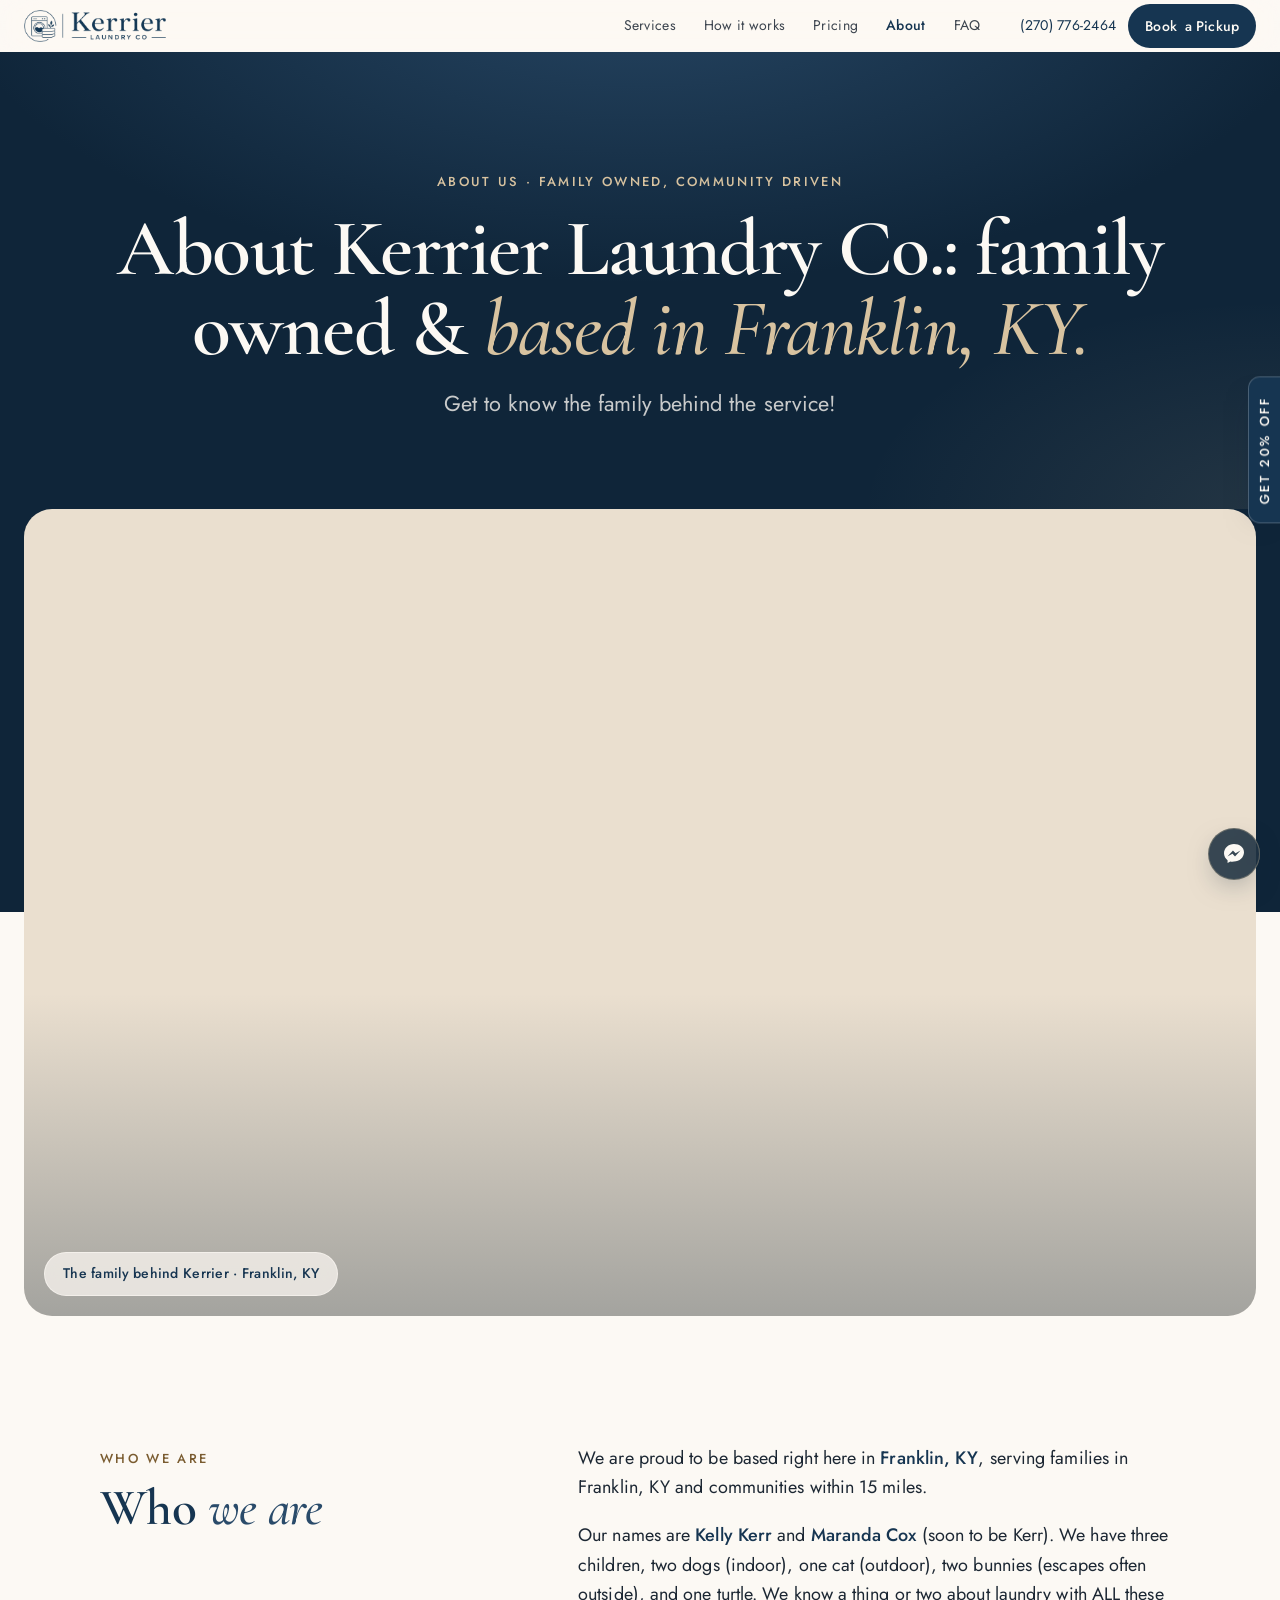
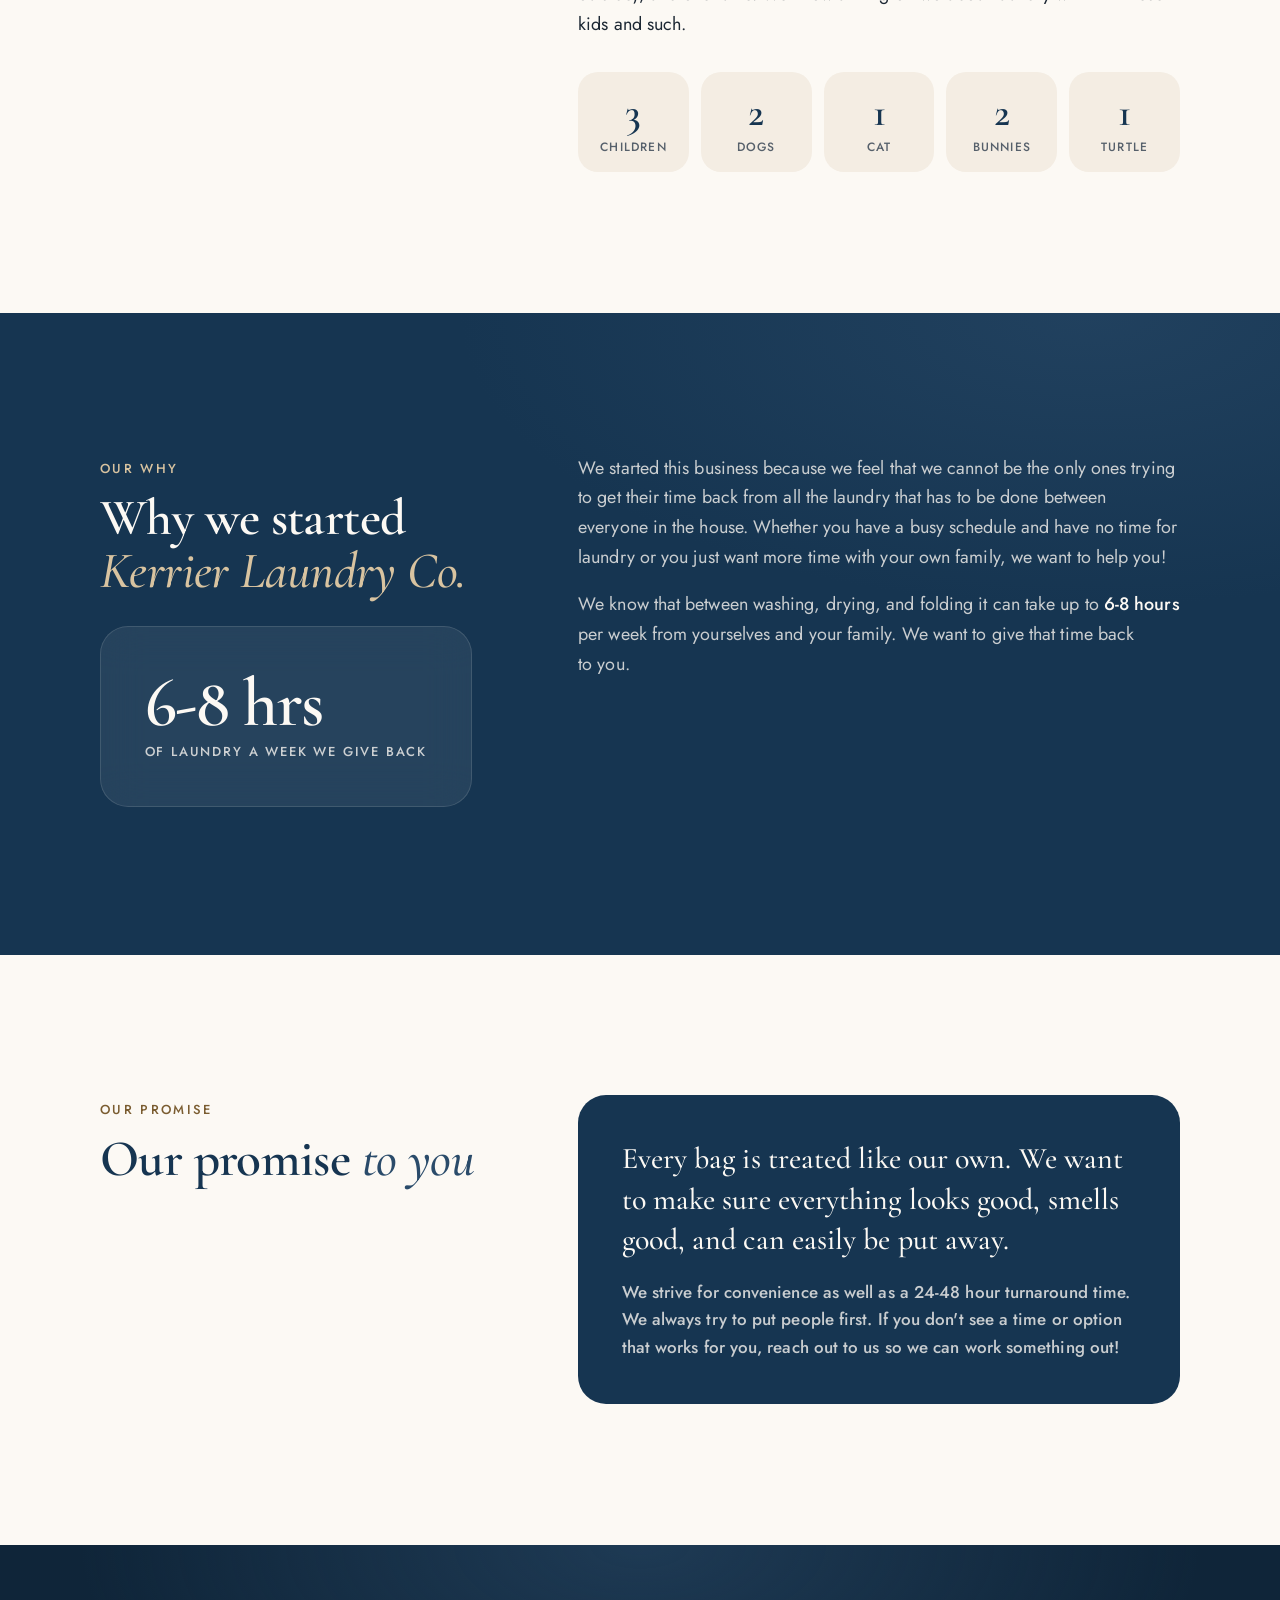
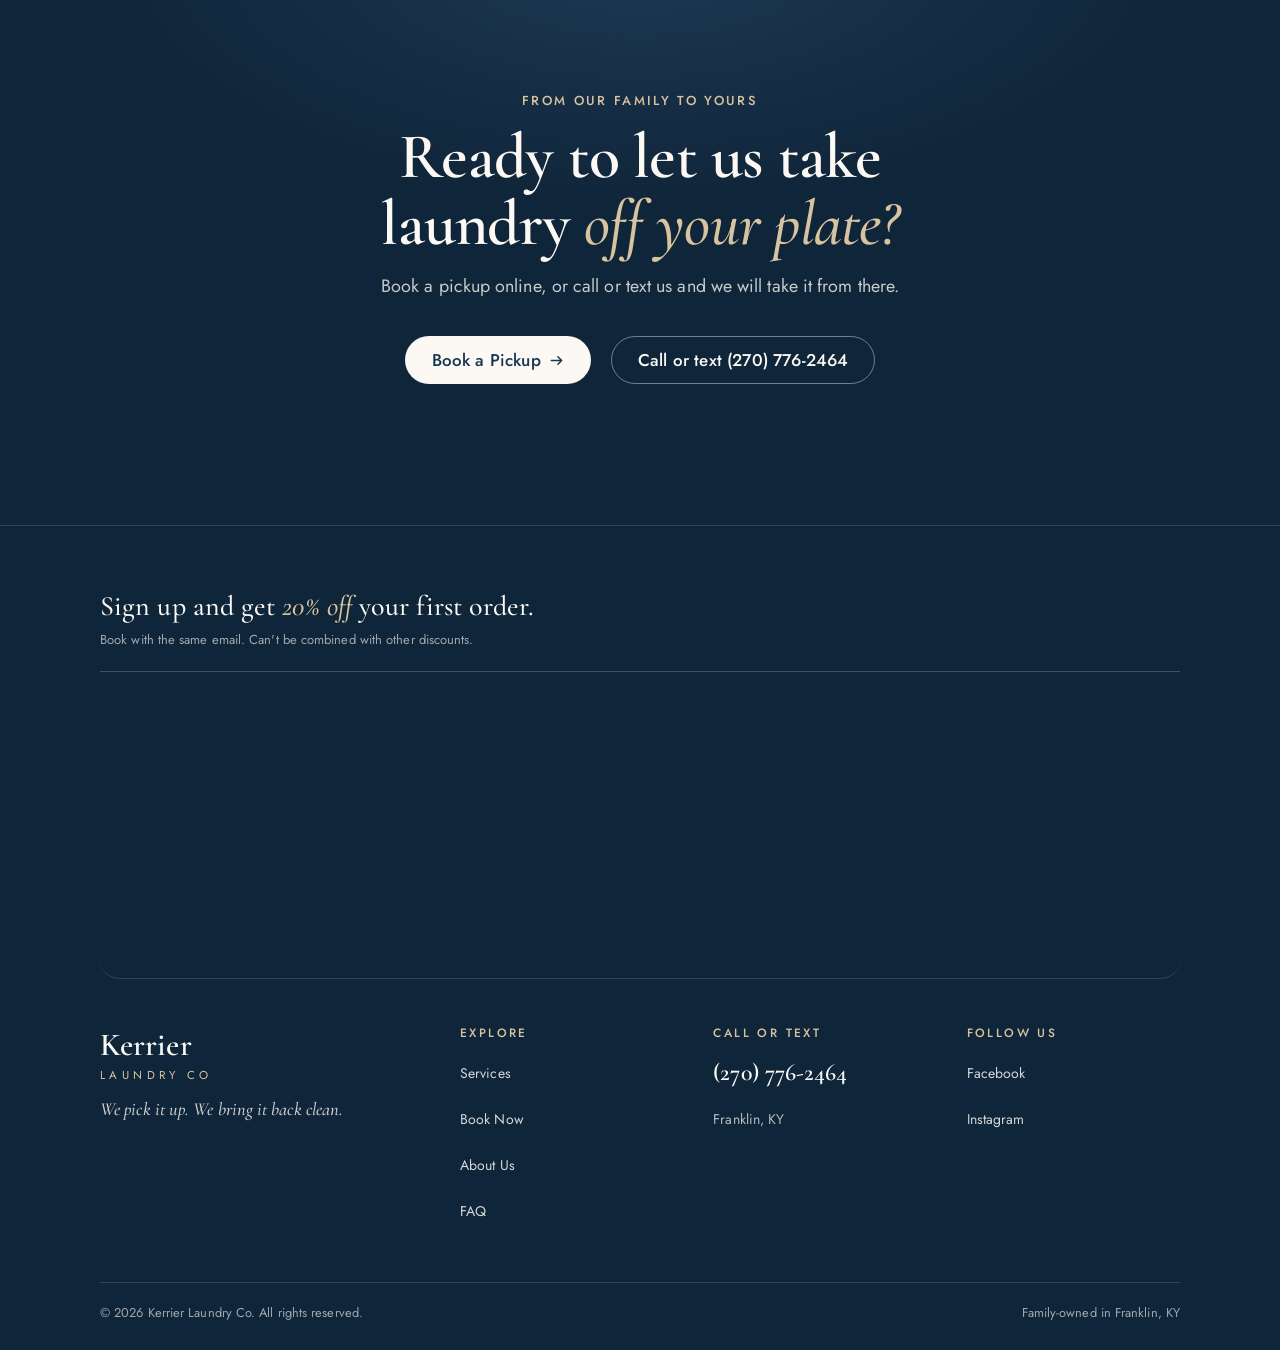
<file: about.html>
<!DOCTYPE html>
<html lang="en">
<head>
    <!-- Google tag (gtag.js) -->
    <script async src="https://www.googletagmanager.com/gtag/js?id=G-WE5SQEG4XH"></script>
    <script>
        window.dataLayer = window.dataLayer || [];
        function gtag(){dataLayer.push(arguments);}
        gtag('js', new Date());
        gtag('config', 'G-WE5SQEG4XH');
    </script>

    <meta charset="UTF-8">
    <meta http-equiv="X-UA-Compatible" content="IE=edge">
    <meta name="viewport" content="width=device-width, initial-scale=1.0">
    <title>About Us | Family Owned Mobile Laundry Service | Franklin, KY | Kerrier Laundry Co.</title>
    <meta name="description" content="Meet Kelly and Maranda, the family behind Kerrier Laundry Co., a family owned mobile laundry pickup and delivery service based in Franklin, KY. We give your time back.">
    <meta name="robots" content="index, follow">
    <link rel="canonical" href="https://www.kerrierlaundryco.com/about.html">
    <meta name="theme-color" content="#FCF9F4">
    <link rel="icon" type="image/png" sizes="48x48" href="images/favicon-48.png">
    <link rel="apple-touch-icon" href="images/apple-touch-icon.png">
    <link rel="preconnect" href="https://res.cloudinary.com">
    <link rel="preload" href="fonts/cormorant-garamond-latin.woff2" as="font" type="font/woff2" crossorigin>
    <link rel="preload" href="fonts/jost-latin.woff2" as="font" type="font/woff2" crossorigin>
    <link rel="stylesheet" href="business.styles.css?v=29">
    <script>document.documentElement.classList.add("js");</script>
<!-- MailerLite Universal -->
<script>
(function(w,d,e,u,f,l,n){w[f]=w[f]||function(){(w[f].q=w[f].q||[]).push(arguments);},l=d.createElement(e),l.async=1,l.src=u,n=d.getElementsByTagName(e)[0],n.parentNode.insertBefore(l,n);})(window,document,'script','https://assets.mailerlite.com/js/universal.js','ml');
ml('account', '2742056');
</script>
<!-- End MailerLite Universal -->
</head>
<body>

    <a class="skip-link" href="#main">Skip to content</a>

    <header class="site-header" id="site-header">
        <div class="wrap-wide header-inner">
            <a href="index.html" class="brand" aria-label="Kerrier Laundry Co. home">
                <picture>
                    <source type="image/webp" srcset="images/logo-nav.webp 1x, images/logo-nav@2x.webp 2x">
                    <img src="images/logo-nav.png" srcset="images/logo-nav.png 1x, images/logo-nav@2x.png 2x" alt="Kerrier Laundry Co." width="400" height="90" fetchpriority="high">
                </picture>
            </a>
            <nav class="main-nav" id="main-nav" aria-label="Main">
                <ul>
                    <li><a href="services.html">Services</a></li>
                    <li><a href="index.html#how">How it works</a></li>
                    <li><a href="index.html#pricing">Pricing</a></li>
                    <li><a href="about.html" aria-current="page">About</a></li>
                    <li><a href="faq.html">FAQ</a></li>
                </ul>
                <div class="nav-sheet-foot">
                    <a href="scheduling_page.html" class="btn btn-primary">Book a Pickup</a>
                    <a href="tel:+12707762464" class="btn btn-ghost">Call or text (270) 776-2464</a>
                </div>
            </nav>
            <div class="header-actions">
                <a href="tel:+12707762464" class="header-phone">(270) 776-2464</a>
                <a href="scheduling_page.html" class="btn btn-primary btn-sm">Book<span class="hide-xs"> a Pickup</span></a>
                <button class="menu-toggle" id="menu-toggle" type="button" aria-expanded="false" aria-controls="main-nav" aria-label="Open menu"><span></span></button>
            </div>
        </div>
    </header>

    <main id="main">

        <section class="page-hero page-hero--navy" data-bar-after>
            <div class="wrap">
                <span class="eyebrow intro">About Us · Family owned, community driven</span>
                <h1 class="intro" style="--d:.06s">About Kerrier Laundry Co.: family owned &amp; <em>based in Franklin, KY.</em></h1>
                <p class="lede intro" style="--d:.12s">Get to know the family behind the service!</p>
            </div>
        </section>

        <div class="straddle"><div class="wrap-wide">
            <figure class="about-photo intro" style="--d:.2s">
                <picture>
                        <source type="image/webp" srcset="images/family-800.webp 800w, images/family-1600.webp 1600w" sizes="(max-width: 600px) calc(100vw - 40px), min(1280px, calc(100vw - 48px))">
                        <img src="images/family-1600.jpg" srcset="images/family-800.jpg 800w, images/family-1600.jpg 1600w" sizes="(max-width: 600px) calc(100vw - 40px), min(1280px, calc(100vw - 48px))" width="1600" height="1048" alt="Kelly and Maranda, owners of Kerrier Laundry Co. in Franklin, KY" fetchpriority="high" decoding="async">
                    </picture>
                <figcaption class="glass-label glass-cream">The family behind Kerrier · Franklin, KY</figcaption>
            </figure>
        </div></div>

        <section class="section">
            <div class="wrap">
                <div class="story reveal">
                    <div>
                        <span class="eyebrow">Who we are</span>
                        <h2>Who <em>we are</em></h2>
                    </div>
                    <div class="story-body">
                        <p>We are proud to be based right here in <strong>Franklin, KY</strong>, serving families in Franklin, KY and communities within 15 miles.</p>
                        <p>Our names are <strong>Kelly Kerr</strong> and <strong>Maranda Cox</strong> (soon to be Kerr). We have three children, two dogs (indoor), one cat (outdoor), two bunnies (escapes often outside), and one turtle. We know a thing or two about laundry with ALL these kids and such.</p>
                        <ul class="household">
                            <li><strong>3</strong>Children</li>
                            <li><strong>2</strong>Dogs</li>
                            <li><strong>1</strong>Cat</li>
                            <li><strong>2</strong>Bunnies</li>
                            <li><strong>1</strong>Turtle</li>
                        </ul>
                    </div>
                </div>
            </div>
        </section>

        <section class="section section--navy">
            <div class="wrap">
                <div class="story reveal">
                    <div>
                        <span class="eyebrow">Our why</span>
                        <h2>Why we started <em>Kerrier Laundry Co.</em></h2>
                        <p class="card stat-card"><span class="big">6-8 hrs</span><span>of laundry a week we give back</span></p>
                    </div>
                    <div class="story-body">
                        <p>We started this business because we feel that we cannot be the only ones trying to get their time back from all the laundry that has to be done between everyone in the house. Whether you have a busy schedule and have no time for laundry or you just want more time with your own family, we want to help you!</p>
                        <p>We know that between washing, drying, and folding it can take up to <strong>6-8 hours</strong> per week from yourselves and your family. We want to give that time back to you.</p>
                    </div>
                </div>
            </div>
        </section>

        <section class="section">
            <div class="wrap">
                <div class="story reveal">
                    <div>
                        <span class="eyebrow">Our promise</span>
                        <h2>Our promise <em>to you</em></h2>
                    </div>
                    <blockquote class="card card--navy promise">
                        <p>Every bag is treated like our own. We want to make sure everything looks good, smells good, and can easily be put away.</p>
                        <p>We strive for convenience as well as a 24-48 hour turnaround time. We always try to put people first. If you don't see a time or option that works for you, reach out to us so we can work something out!</p>
                    </blockquote>
                </div>
            </div>
        </section>

        <section class="closing">
            <div class="wrap reveal">
                <span class="eyebrow">From our family to yours</span>
                <h2>Ready to let us take laundry <em>off your plate?</em></h2>
                <p>Book a pickup online, or call or text us and we will take it from there.</p>
                <div class="cta-row">
                    <a href="scheduling_page.html" class="btn btn-light">Book a Pickup <svg viewBox="0 0 16 16" fill="none" stroke="currentColor" stroke-width="1.6" stroke-linecap="round" stroke-linejoin="round" aria-hidden="true"><path d="M2.5 8h11M9.5 4l4 4-4 4"/></svg></a>
                    <a href="tel:+12707762464" class="btn btn-outline-light">Call or text (270) 776-2464</a>
                </div>
            </div>
        </section>

    </main>

    <footer class="site-footer">
        <div class="wrap">
            <section class="footer-signup" id="footer-signup" aria-label="Email newsletter signup">
                <div class="signup-perk">
                    <p class="signup-perk-line">Sign up and get <em>20% off</em> your first order.</p>
                    <p class="signup-perk-fine">Book with the same email. Can't be combined with other discounts.</p>
                </div>
                <div class="ml-embedded" data-form="27MjK6"></div>
            </section>
            <div class="footer-grid">
                <div class="footer-brand">
                    <p class="footer-name">Kerrier<span>Laundry Co</span></p>
                    <p class="footer-tagline">We pick it up. We bring it back clean.</p>
                </div>
                <div class="footer-col">
                    <h2 class="footer-h">Explore</h2>
                    <ul>
                        <li><a href="services.html">Services</a></li>
                        <li><a href="scheduling_page.html">Book Now</a></li>
                        <li><a href="about.html">About Us</a></li>
                        <li><a href="faq.html">FAQ</a></li>
                    </ul>
                </div>
                <div class="footer-col">
                    <h2 class="footer-h">Call or Text</h2>
                    <ul>
                        <li><a href="tel:+12707762464" class="footer-phone">(270) 776-2464</a></li>
                        <li>Franklin, KY</li>
                    </ul>
                </div>
                <div class="footer-col">
                    <h2 class="footer-h">Follow Us</h2>
                    <ul>
                        <li><a href="https://www.facebook.com/profile.php?id=61589653617028" target="_blank" rel="noopener">Facebook</a></li>
                        <li><a href="https://www.instagram.com/kerrierlaundry/" target="_blank" rel="noopener">Instagram</a></li>
                    </ul>
                </div>
            </div>
            <div class="footer-bottom">
                <p>© <span class="footer-year">2026</span> Kerrier Laundry Co. All rights reserved.</p>
                <p>Family-owned in Franklin, KY</p>
            </div>
        </div>
    </footer>

    <a href="#footer-signup" class="deals-tab" id="deals-tab" aria-controls="footer-signup" aria-label="Get 20% off your first order: sign up for our email deals and laundry tips">Get 20% Off</a>

    <div class="book-bar" id="book-bar" aria-hidden="true">
        <p class="book-bar-text"><strong>From $25</strong>Back in 24-48 hours</p>
        <a href="scheduling_page.html" class="btn btn-light" tabindex="-1">Book a Pickup</a>
    </div>

    <a href="https://m.me/61589653617028" target="_blank" rel="noopener" class="fb-chat-btn" aria-label="Chat with us on Facebook Messenger" title="Chat with us on Facebook">
        <svg xmlns="http://www.w3.org/2000/svg" viewBox="0 0 24 24" fill="currentColor" aria-hidden="true">
            <path d="M12 2C6.477 2 2 6.145 2 11.243c0 2.836 1.395 5.365 3.578 7.02V21l2.796-1.538A10.6 10.6 0 0 0 12 19.486c5.523 0 10-4.144 10-9.243S17.523 2 12 2zm1.008 12.44-2.55-2.72-4.976 2.72 5.476-5.816 2.612 2.72 4.914-2.72-5.476 5.816z"/>
        </svg>
    </a>

    <script type="application/ld+json">
    {
        "@context": "https://schema.org",
        "@type": "DryCleaningOrLaundry",
        "name": "Kerrier Laundry Co.",
        "description": "Family owned laundry pickup, wash, fold and delivery service based in Franklin, KY, serving Franklin and communities within 15 miles.",
        "url": "https://www.kerrierlaundryco.com",
        "telephone": "+1-270-776-2464",
        "address": {
            "@type": "PostalAddress",
            "addressLocality": "Franklin",
            "addressRegion": "KY",
            "addressCountry": "US"
        },
        "geo": {
            "@type": "GeoCoordinates",
            "latitude": 36.7223,
            "longitude": -86.5772
        },
        "areaServed": [
            { "@type": "City", "name": "Franklin, KY" },
            { "@type": "AdministrativeArea", "name": "Simpson County, KY" },
            { "@type": "City", "name": "Woodburn, KY" },
            { "@type": "City", "name": "Mitchellville, TN" },
            { "@type": "City", "name": "Portland, TN" },
            {
                "@type": "GeoCircle",
                "geoMidpoint": {
                    "@type": "GeoCoordinates",
                    "latitude": 36.7223,
                    "longitude": -86.5772
                },
                "geoRadius": "24140"
            }
        ],
        "sameAs": [
            "https://www.facebook.com/profile.php?id=61589653617028",
            "https://www.instagram.com/kerrierlaundry/"
        ]
    }
    </script>

    <script src="site.js?v=20" defer></script>

</body>
</html>
</file>
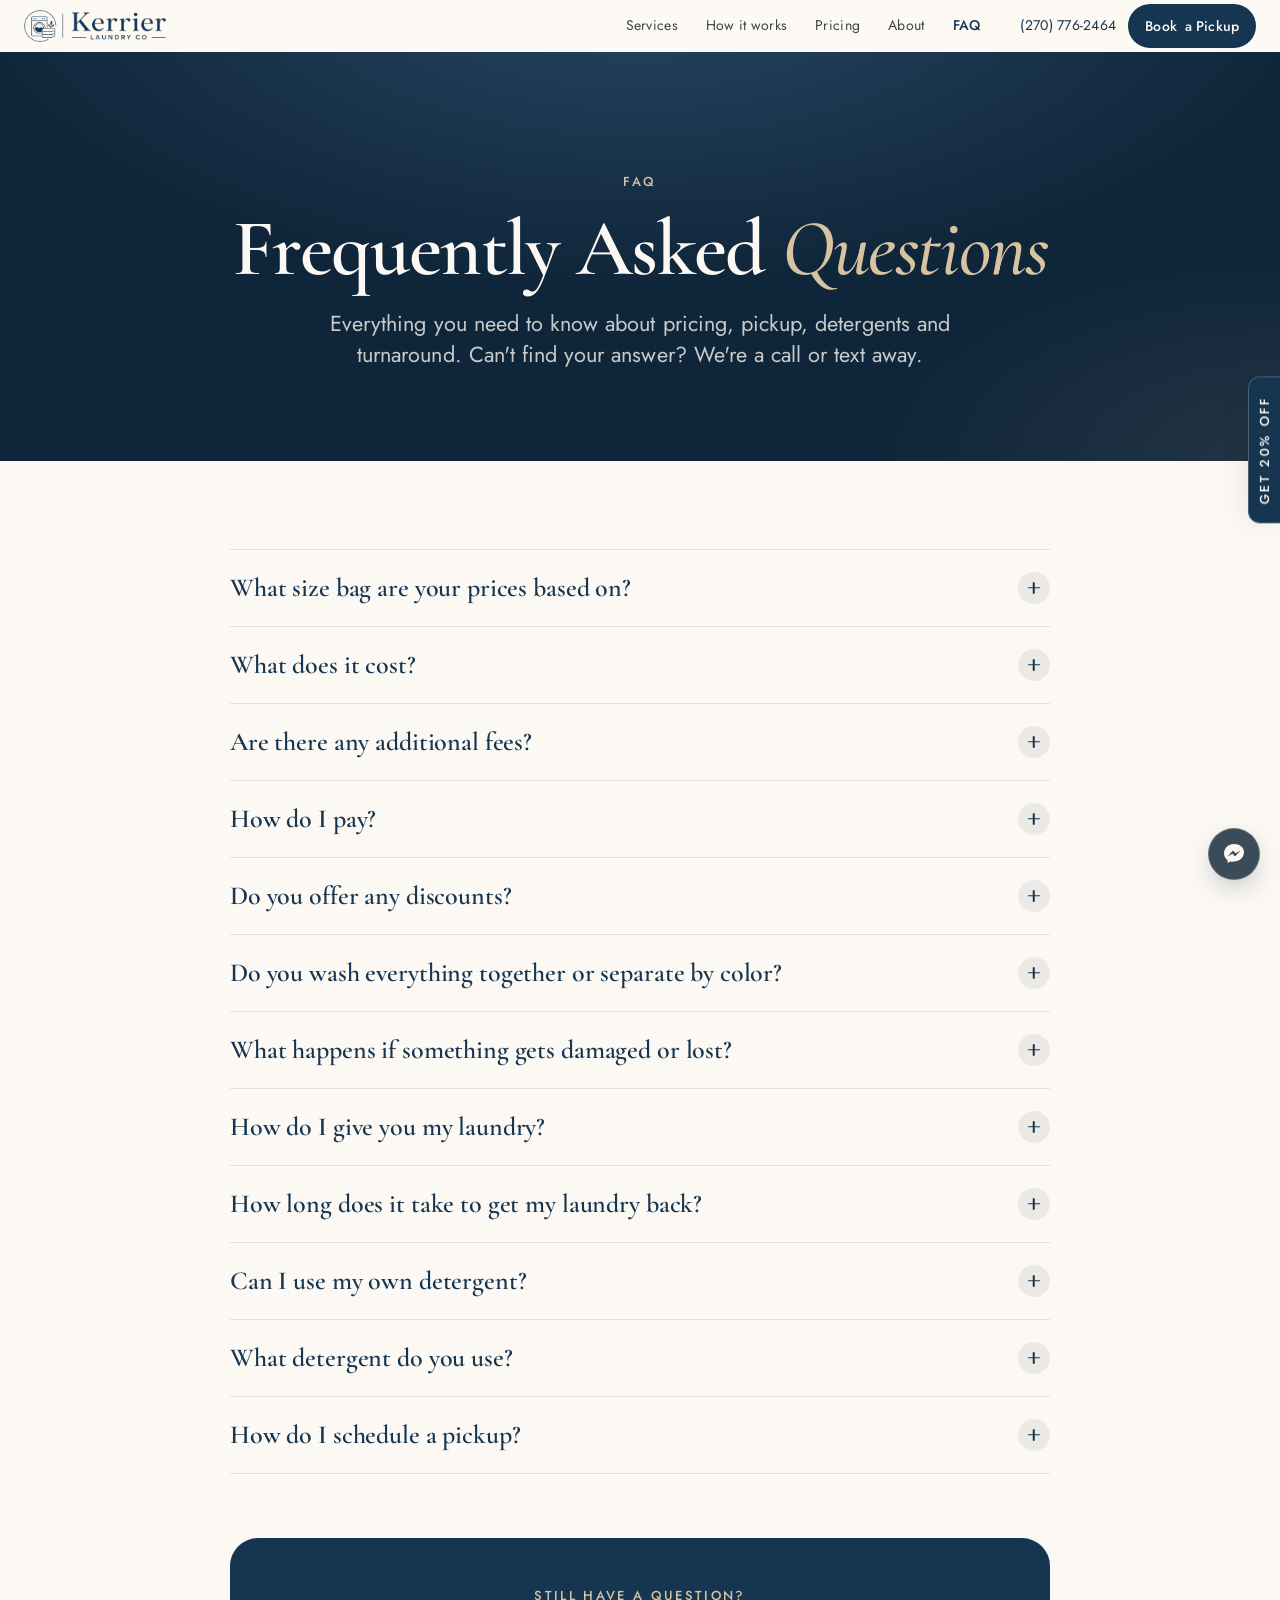
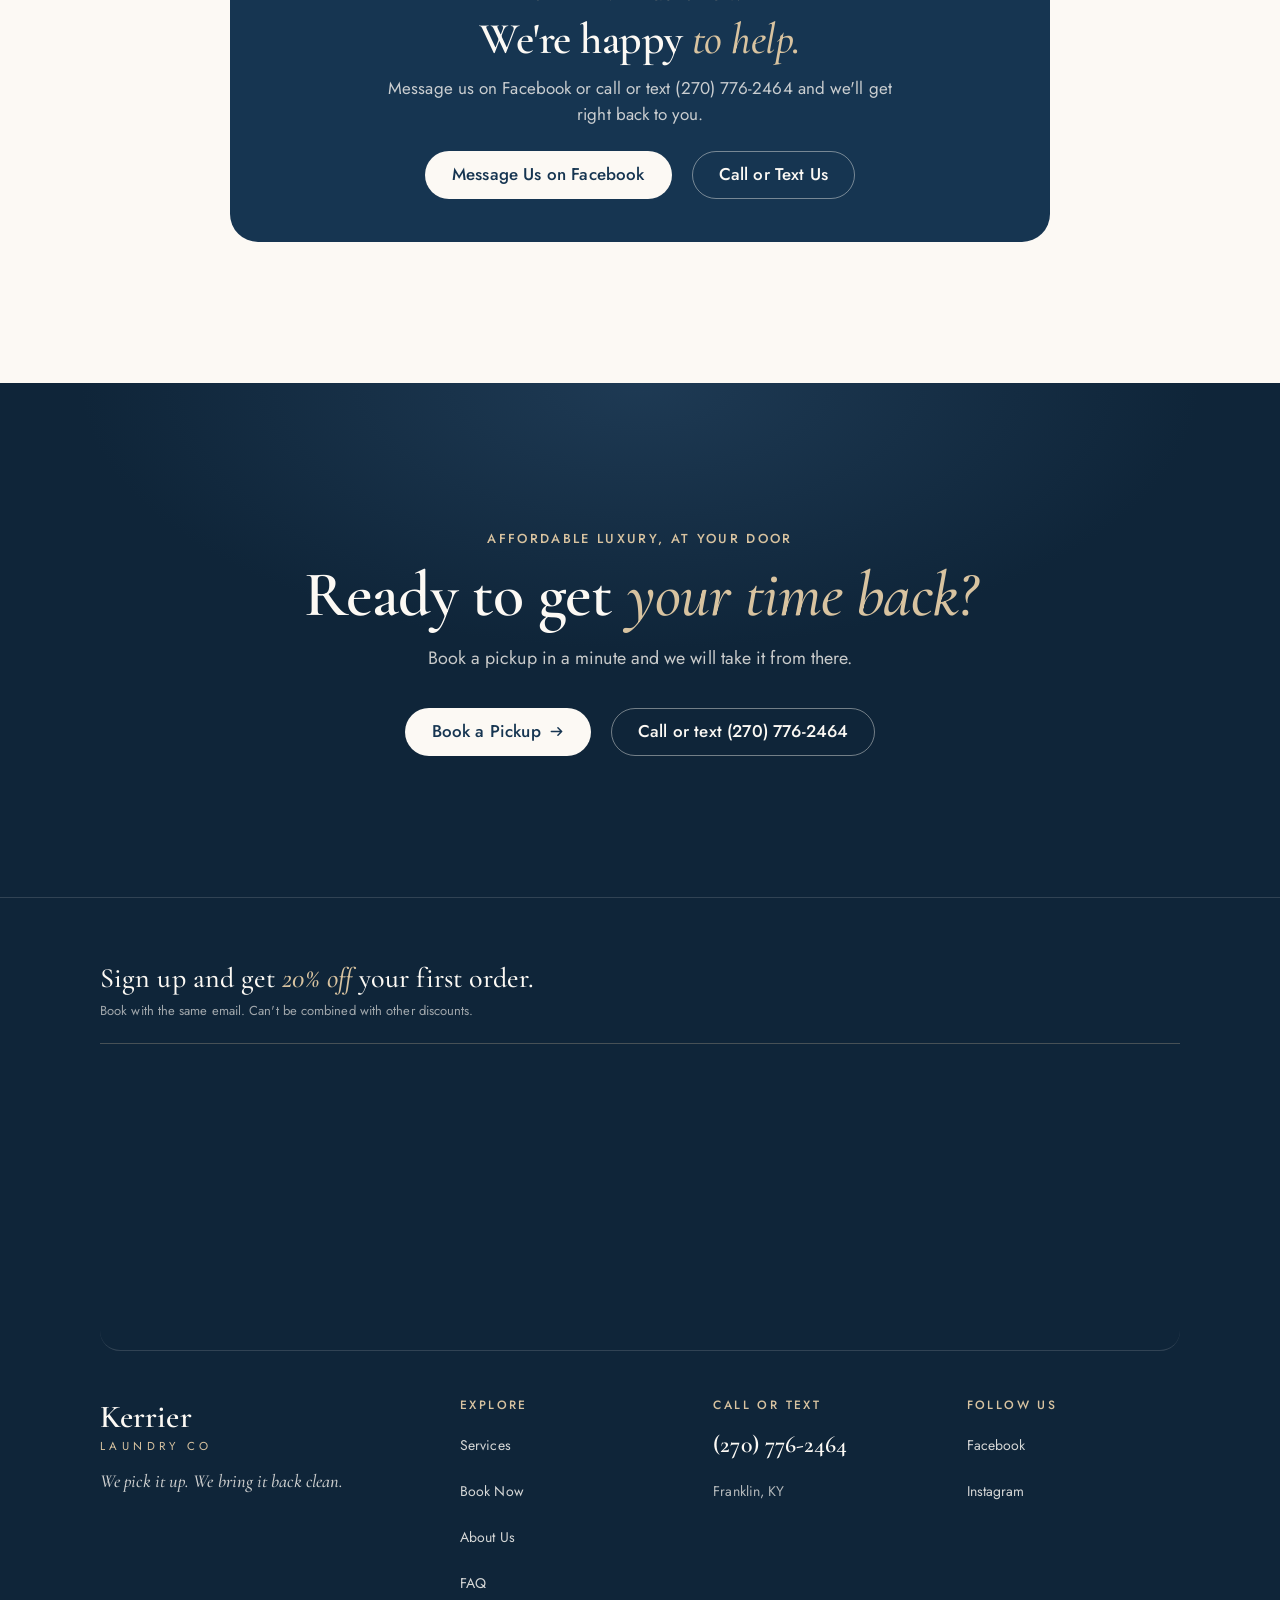
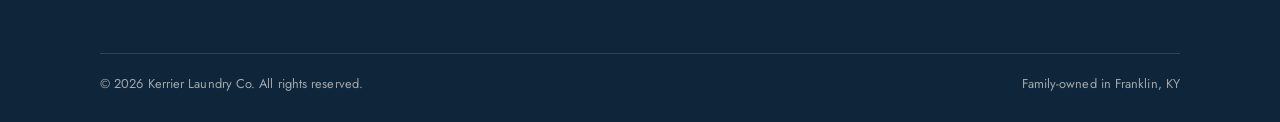
<file: faq.html>
<!DOCTYPE html>
<html lang="en">
<head>
    <!-- Google tag (gtag.js) -->
    <script async src="https://www.googletagmanager.com/gtag/js?id=G-WE5SQEG4XH"></script>
    <script>
        window.dataLayer = window.dataLayer || [];
        function gtag(){dataLayer.push(arguments);}
        gtag('js', new Date());
        gtag('config', 'G-WE5SQEG4XH');
    </script>

    <meta charset="UTF-8">
    <meta http-equiv="X-UA-Compatible" content="IE=edge">
    <meta name="viewport" content="width=device-width, initial-scale=1.0">
    <title>FAQ | Kerrier Laundry Co</title>
    <meta name="description" content="Frequently asked questions about Kerrier Laundry Co's laundry pickup and delivery service in Franklin, KY. Learn about pricing, turnaround time, detergent, and more.">
    <meta name="robots" content="index, follow">
    <link rel="canonical" href="https://www.kerrierlaundryco.com/faq.html">
    <meta name="theme-color" content="#FCF9F4">
    <link rel="icon" type="image/png" sizes="48x48" href="images/favicon-48.png">
    <link rel="apple-touch-icon" href="images/apple-touch-icon.png">
    <link rel="preconnect" href="https://res.cloudinary.com">
    <link rel="preload" href="fonts/cormorant-garamond-latin.woff2" as="font" type="font/woff2" crossorigin>
    <link rel="preload" href="fonts/jost-latin.woff2" as="font" type="font/woff2" crossorigin>
    <link rel="stylesheet" href="business.styles.css?v=29">
    <script>document.documentElement.classList.add("js");</script>
<!-- MailerLite Universal -->
<script>
(function(w,d,e,u,f,l,n){w[f]=w[f]||function(){(w[f].q=w[f].q||[]).push(arguments);},l=d.createElement(e),l.async=1,l.src=u,n=d.getElementsByTagName(e)[0],n.parentNode.insertBefore(l,n);})(window,document,'script','https://assets.mailerlite.com/js/universal.js','ml');
ml('account', '2742056');
</script>
<!-- End MailerLite Universal -->
</head>
<body>

    <a class="skip-link" href="#main">Skip to content</a>

    <header class="site-header" id="site-header">
        <div class="wrap-wide header-inner">
            <a href="index.html" class="brand" aria-label="Kerrier Laundry Co. home">
                <picture>
                    <source type="image/webp" srcset="images/logo-nav.webp 1x, images/logo-nav@2x.webp 2x">
                    <img src="images/logo-nav.png" srcset="images/logo-nav.png 1x, images/logo-nav@2x.png 2x" alt="Kerrier Laundry Co." width="400" height="90" fetchpriority="high">
                </picture>
            </a>
            <nav class="main-nav" id="main-nav" aria-label="Main">
                <ul>
                    <li><a href="services.html">Services</a></li>
                    <li><a href="index.html#how">How it works</a></li>
                    <li><a href="index.html#pricing">Pricing</a></li>
                    <li><a href="about.html">About</a></li>
                    <li><a href="faq.html" aria-current="page">FAQ</a></li>
                </ul>
                <div class="nav-sheet-foot">
                    <a href="scheduling_page.html" class="btn btn-primary">Book a Pickup</a>
                    <a href="tel:+12707762464" class="btn btn-ghost">Call or text (270) 776-2464</a>
                </div>
            </nav>
            <div class="header-actions">
                <a href="tel:+12707762464" class="header-phone">(270) 776-2464</a>
                <a href="scheduling_page.html" class="btn btn-primary btn-sm">Book<span class="hide-xs"> a Pickup</span></a>
                <button class="menu-toggle" id="menu-toggle" type="button" aria-expanded="false" aria-controls="main-nav" aria-label="Open menu"><span></span></button>
            </div>
        </div>
    </header>

    <main id="main">

        <section class="page-hero page-hero--navy" data-bar-after>
            <div class="wrap">
                <span class="eyebrow intro">FAQ</span>
                <h1 class="intro" style="--d:.06s">Frequently Asked <em>Questions</em></h1>
                <p class="lede intro" style="--d:.12s">Everything you need to know about pricing, pickup, detergents and turnaround. Can't find your answer? We're a call or text away.</p>
            </div>
        </section>

        <section class="section section--after-band" aria-labelledby="faq-list-title">
            <div class="wrap-narrow">
                <h2 class="sr-only" id="faq-list-title">All questions</h2>
                <ul class="faq-list intro" style="--d:.18s">
                    <li class="faq-item">
                        <h3><button class="faq-question" type="button" aria-expanded="false" aria-controls="faq-a1" id="faq-q1">What size bag are your prices based on?<span class="faq-icon" aria-hidden="true"></span></button></h3>
                        <div class="faq-answer" id="faq-a1" role="region" aria-labelledby="faq-q1" hidden>
                            <p>Our pricing is based on one standard kitchen-size trash bag, which holds about 15 lbs of laundry. How much you fill it is completely up to you!</p>
                        </div>
                    </li>
                    <li class="faq-item">
                        <h3><button class="faq-question" type="button" aria-expanded="false" aria-controls="faq-a2" id="faq-q2">What does it cost?<span class="faq-icon" aria-hidden="true"></span></button></h3>
                        <div class="faq-answer" id="faq-a2" role="region" aria-labelledby="faq-q2" hidden>
                            <p>Our pricing is simple: <strong>$20 for your first bag</strong> and <strong>$15 for each additional bag</strong>, plus a flat <strong>$5 pickup and delivery fee</strong> per order. Your minimum order total is $25. No hidden fees.</p>
                        </div>
                    </li>
                    <li class="faq-item">
                        <h3><button class="faq-question" type="button" aria-expanded="false" aria-controls="faq-a3" id="faq-q3">Are there any additional fees?<span class="faq-icon" aria-hidden="true"></span></button></h3>
                        <div class="faq-answer" id="faq-a3" role="region" aria-labelledby="faq-q3" hidden>
                            <p>The only additional fees are for same-day delivery, for addresses more than 15 driving miles from Franklin (<strong>$0.89 per mile</strong> beyond 15, rounded up to the next whole mile), or if you require items to be hung, in which case we charge for hangers to make your experience as seamless as possible.</p>
                        </div>
                    </li>
                    <li class="faq-item">
                        <h3><button class="faq-question" type="button" aria-expanded="false" aria-controls="faq-a4" id="faq-q4">How do I pay?<span class="faq-icon" aria-hidden="true"></span></button></h3>
                        <div class="faq-answer" id="faq-a4" role="region" aria-labelledby="faq-q4" hidden>
                            <p>We currently accept <strong>Cash, Cash App, Zelle, PayPal and tap to pay</strong>.</p>
                        </div>
                    </li>
                    <li class="faq-item">
                        <h3><button class="faq-question" type="button" aria-expanded="false" aria-controls="faq-a5" id="faq-q5">Do you offer any discounts?<span class="faq-icon" aria-hidden="true"></span></button></h3>
                        <div class="faq-answer" id="faq-a5" role="region" aria-labelledby="faq-q5" hidden>
                            <p>We do! We offer <strong>10% off</strong> your first service, and <strong>10% off</strong> for customers who opt in to recurring services. Sign up for recurring service on your first order and get <strong>20% off</strong> that first order (for example, $25 becomes $20.00). Discounts apply to your full order total, including the pickup &amp; delivery fee. We also run promotions regularly, so keep an eye on our socials for those deals!</p>
                        </div>
                    </li>
                    <li class="faq-item">
                        <h3><button class="faq-question" type="button" aria-expanded="false" aria-controls="faq-a6" id="faq-q6">Do you wash everything together or separate by color?<span class="faq-icon" aria-hidden="true"></span></button></h3>
                        <div class="faq-answer" id="faq-a6" role="region" aria-labelledby="faq-q6" hidden>
                            <p>It depends on the load. If a load only has one white item, we'll wash it together with the other clothes. However, if there's a large load of colored clothes and a separate load of whites, we'll wash them separately. We always use our best judgment to care for your clothes properly.</p>
                        </div>
                    </li>
                    <li class="faq-item">
                        <h3><button class="faq-question" type="button" aria-expanded="false" aria-controls="faq-a7" id="faq-q7">What happens if something gets damaged or lost?<span class="faq-icon" aria-hidden="true"></span></button></h3>
                        <div class="faq-answer" id="faq-a7" role="region" aria-labelledby="faq-q7" hidden>
                            <p>We do our due diligence to note every item that passes through our machines and handle each customer's clothes with care. If you notice something is missing, bring it to our attention right away. We'll search for the item first, and if unsuccessful, we'll do our best to compensate for the lost item.</p>
                        </div>
                    </li>
                    <li class="faq-item">
                        <h3><button class="faq-question" type="button" aria-expanded="false" aria-controls="faq-a8" id="faq-q8">How do I give you my laundry?<span class="faq-icon" aria-hidden="true"></span></button></h3>
                        <div class="faq-answer" id="faq-a8" role="region" aria-labelledby="faq-q8" hidden>
                            <p>Simply pack your laundry in your bag and we'll pick it up at your scheduled time. You can leave it on the porch or hand it directly to us when we knock, whatever works best for you!</p>
                        </div>
                    </li>
                    <li class="faq-item">
                        <h3><button class="faq-question" type="button" aria-expanded="false" aria-controls="faq-a9" id="faq-q9">How long does it take to get my laundry back?<span class="faq-icon" aria-hidden="true"></span></button></h3>
                        <div class="faq-answer" id="faq-a9" role="region" aria-labelledby="faq-q9" hidden>
                            <p>We deliver your clothes within <strong>24-48 hours of pickup</strong>. Need a specific drop-off time? Just let us know and we'll work around your schedule!</p>
                        </div>
                    </li>
                    <li class="faq-item">
                        <h3><button class="faq-question" type="button" aria-expanded="false" aria-controls="faq-a10" id="faq-q10">Can I use my own detergent?<span class="faq-icon" aria-hidden="true"></span></button></h3>
                        <div class="faq-answer" id="faq-a10" role="region" aria-labelledby="faq-q10" hidden>
                            <p>We provide the detergent, but you're welcome to request a specific detergent of your choosing. If it's something we don't already have, we'll go out and get it to make sure your clothes are done exactly to your liking, and it's all included in the listed prices!</p>
                        </div>
                    </li>
                    <li class="faq-item">
                        <h3><button class="faq-question" type="button" aria-expanded="false" aria-controls="faq-a11" id="faq-q11">What detergent do you use?<span class="faq-icon" aria-hidden="true"></span></button></h3>
                        <div class="faq-answer" id="faq-a11" role="region" aria-labelledby="faq-q11" hidden>
                            <p>Our standard detergents include trusted brands like <strong>Gain, Tide, and Arm &amp; Hammer</strong>. If you have a preference or a sensitivity, just let us know!</p>
                        </div>
                    </li>
                    <li class="faq-item">
                        <h3><button class="faq-question" type="button" aria-expanded="false" aria-controls="faq-a12" id="faq-q12">How do I schedule a pickup?<span class="faq-icon" aria-hidden="true"></span></button></h3>
                        <div class="faq-answer" id="faq-a12" role="region" aria-labelledby="faq-q12" hidden>
                            <p>You can book online through our <a href="scheduling_page.html">booking page</a>, call or text us at <a href="tel:+12707762464">(270) 776-2464</a>, or send us a DM on <a href="https://m.me/61589653617028" target="_blank" rel="noopener">Facebook</a>. Whatever is easiest for you!</p>
                        </div>
                    </li>
                </ul>
                <aside class="card card--navy help-card reveal" aria-labelledby="help-title">
                    <span class="eyebrow">Still have a question?</span>
                    <h2 id="help-title">We're happy <em>to help.</em></h2>
                    <p>Message us on Facebook or call or text (270) 776-2464 and we'll get right back to you.</p>
                    <div class="cta-row">
                        <a href="https://m.me/61589653617028" target="_blank" rel="noopener" class="btn btn-light">Message Us on Facebook</a>
                        <a href="tel:+12707762464" class="btn btn-outline-light">Call or Text Us</a>
                    </div>
                </aside>
            </div>
        </section>

        <section class="closing">
            <div class="wrap reveal">
                <span class="eyebrow">Affordable luxury, at your door</span>
                <h2>Ready to get <em>your time back?</em></h2>
                <p>Book a pickup in a minute and we will take it from there.</p>
                <div class="cta-row">
                    <a href="scheduling_page.html" class="btn btn-light">Book a Pickup <svg viewBox="0 0 16 16" fill="none" stroke="currentColor" stroke-width="1.6" stroke-linecap="round" stroke-linejoin="round" aria-hidden="true"><path d="M2.5 8h11M9.5 4l4 4-4 4"/></svg></a>
                    <a href="tel:+12707762464" class="btn btn-outline-light">Call or text (270) 776-2464</a>
                </div>
            </div>
        </section>

    </main>

    <footer class="site-footer">
        <div class="wrap">
            <section class="footer-signup" id="footer-signup" aria-label="Email newsletter signup">
                <div class="signup-perk">
                    <p class="signup-perk-line">Sign up and get <em>20% off</em> your first order.</p>
                    <p class="signup-perk-fine">Book with the same email. Can't be combined with other discounts.</p>
                </div>
                <div class="ml-embedded" data-form="27MjK6"></div>
            </section>
            <div class="footer-grid">
                <div class="footer-brand">
                    <p class="footer-name">Kerrier<span>Laundry Co</span></p>
                    <p class="footer-tagline">We pick it up. We bring it back clean.</p>
                </div>
                <div class="footer-col">
                    <h2 class="footer-h">Explore</h2>
                    <ul>
                        <li><a href="services.html">Services</a></li>
                        <li><a href="scheduling_page.html">Book Now</a></li>
                        <li><a href="about.html">About Us</a></li>
                        <li><a href="faq.html">FAQ</a></li>
                    </ul>
                </div>
                <div class="footer-col">
                    <h2 class="footer-h">Call or Text</h2>
                    <ul>
                        <li><a href="tel:+12707762464" class="footer-phone">(270) 776-2464</a></li>
                        <li>Franklin, KY</li>
                    </ul>
                </div>
                <div class="footer-col">
                    <h2 class="footer-h">Follow Us</h2>
                    <ul>
                        <li><a href="https://www.facebook.com/profile.php?id=61589653617028" target="_blank" rel="noopener">Facebook</a></li>
                        <li><a href="https://www.instagram.com/kerrierlaundry/" target="_blank" rel="noopener">Instagram</a></li>
                    </ul>
                </div>
            </div>
            <div class="footer-bottom">
                <p>© <span class="footer-year">2026</span> Kerrier Laundry Co. All rights reserved.</p>
                <p>Family-owned in Franklin, KY</p>
            </div>
        </div>
    </footer>

    <a href="#footer-signup" class="deals-tab" id="deals-tab" aria-controls="footer-signup" aria-label="Get 20% off your first order: sign up for our email deals and laundry tips">Get 20% Off</a>

    <div class="book-bar" id="book-bar" aria-hidden="true">
        <p class="book-bar-text"><strong>From $25</strong>Back in 24-48 hours</p>
        <a href="scheduling_page.html" class="btn btn-light" tabindex="-1">Book a Pickup</a>
    </div>

    <a href="https://m.me/61589653617028" target="_blank" rel="noopener" class="fb-chat-btn" aria-label="Chat with us on Facebook Messenger" title="Chat with us on Facebook">
        <svg xmlns="http://www.w3.org/2000/svg" viewBox="0 0 24 24" fill="currentColor" aria-hidden="true">
            <path d="M12 2C6.477 2 2 6.145 2 11.243c0 2.836 1.395 5.365 3.578 7.02V21l2.796-1.538A10.6 10.6 0 0 0 12 19.486c5.523 0 10-4.144 10-9.243S17.523 2 12 2zm1.008 12.44-2.55-2.72-4.976 2.72 5.476-5.816 2.612 2.72 4.914-2.72-5.476 5.816z"/>
        </svg>
    </a>

    <script type="application/ld+json">
{
    "@context": "https://schema.org",
    "@type": "FAQPage",
    "mainEntity": [
        {
            "@type": "Question",
            "name": "What size bag are your prices based on?",
            "acceptedAnswer": {
                "@type": "Answer",
                "text": "Our pricing is based on one standard kitchen-size trash bag, which holds about 15 lbs of laundry. How much you fill it is completely up to you!"
            }
        },
        {
            "@type": "Question",
            "name": "What does it cost?",
            "acceptedAnswer": {
                "@type": "Answer",
                "text": "Our pricing is simple: $20 for your first bag and $15 for each additional bag, plus a flat $5 pickup and delivery fee per order. Your minimum order total is $25. No hidden fees."
            }
        },
        {
            "@type": "Question",
            "name": "Are there any additional fees?",
            "acceptedAnswer": {
                "@type": "Answer",
                "text": "The only additional fees are for same-day delivery, for addresses more than 15 driving miles from Franklin ($0.89 per mile beyond 15, rounded up to the next whole mile), or if you require items to be hung, in which case we charge for hangers to make your experience as seamless as possible."
            }
        },
        {
            "@type": "Question",
            "name": "How do I pay?",
            "acceptedAnswer": {
                "@type": "Answer",
                "text": "We currently accept Cash, Cash App, Zelle, PayPal and tap to pay."
            }
        },
        {
            "@type": "Question",
            "name": "Do you offer any discounts?",
            "acceptedAnswer": {
                "@type": "Answer",
                "text": "We do! We offer 10% off your first service, and 10% off for customers who opt in to recurring services. Sign up for recurring service on your first order and get 20% off that first order (for example, $25 becomes $20.00). Discounts apply to your full order total, including the pickup & delivery fee. We also run promotions regularly, so keep an eye on our socials for those deals!"
            }
        },
        {
            "@type": "Question",
            "name": "Do you wash everything together or separate by color?",
            "acceptedAnswer": {
                "@type": "Answer",
                "text": "It depends on the load. If a load only has one white item, we'll wash it together with the other clothes. However, if there's a large load of colored clothes and a separate load of whites, we'll wash them separately. We always use our best judgment to care for your clothes properly."
            }
        },
        {
            "@type": "Question",
            "name": "What happens if something gets damaged or lost?",
            "acceptedAnswer": {
                "@type": "Answer",
                "text": "We do our due diligence to note every item that passes through our machines and handle each customer's clothes with care. If you notice something is missing, bring it to our attention right away. We'll search for the item first, and if unsuccessful, we'll do our best to compensate for the lost item."
            }
        },
        {
            "@type": "Question",
            "name": "How do I give you my laundry?",
            "acceptedAnswer": {
                "@type": "Answer",
                "text": "Simply pack your laundry in your bag and we'll pick it up at your scheduled time. You can leave it on the porch or hand it directly to us when we knock, whatever works best for you!"
            }
        },
        {
            "@type": "Question",
            "name": "How long does it take to get my laundry back?",
            "acceptedAnswer": {
                "@type": "Answer",
                "text": "We deliver your clothes within 24-48 hours of pickup. Need a specific drop-off time? Just let us know and we'll work around your schedule!"
            }
        },
        {
            "@type": "Question",
            "name": "Can I use my own detergent?",
            "acceptedAnswer": {
                "@type": "Answer",
                "text": "We provide the detergent, but you're welcome to request a specific detergent of your choosing. If it's something we don't already have, we'll go out and get it to make sure your clothes are done exactly to your liking, and it's all included in the listed prices!"
            }
        },
        {
            "@type": "Question",
            "name": "What detergent do you use?",
            "acceptedAnswer": {
                "@type": "Answer",
                "text": "Our standard detergents include trusted brands like Gain, Tide, and Arm & Hammer. If you have a preference or a sensitivity, just let us know!"
            }
        },
        {
            "@type": "Question",
            "name": "How do I schedule a pickup?",
            "acceptedAnswer": {
                "@type": "Answer",
                "text": "You can book online through our booking page, call or text us at (270) 776-2464, or send us a DM on Facebook. Whatever is easiest for you!"
            }
        }
    ]
}
    </script>

    <script src="site.js?v=20" defer></script>

</body>
</html>
</file>
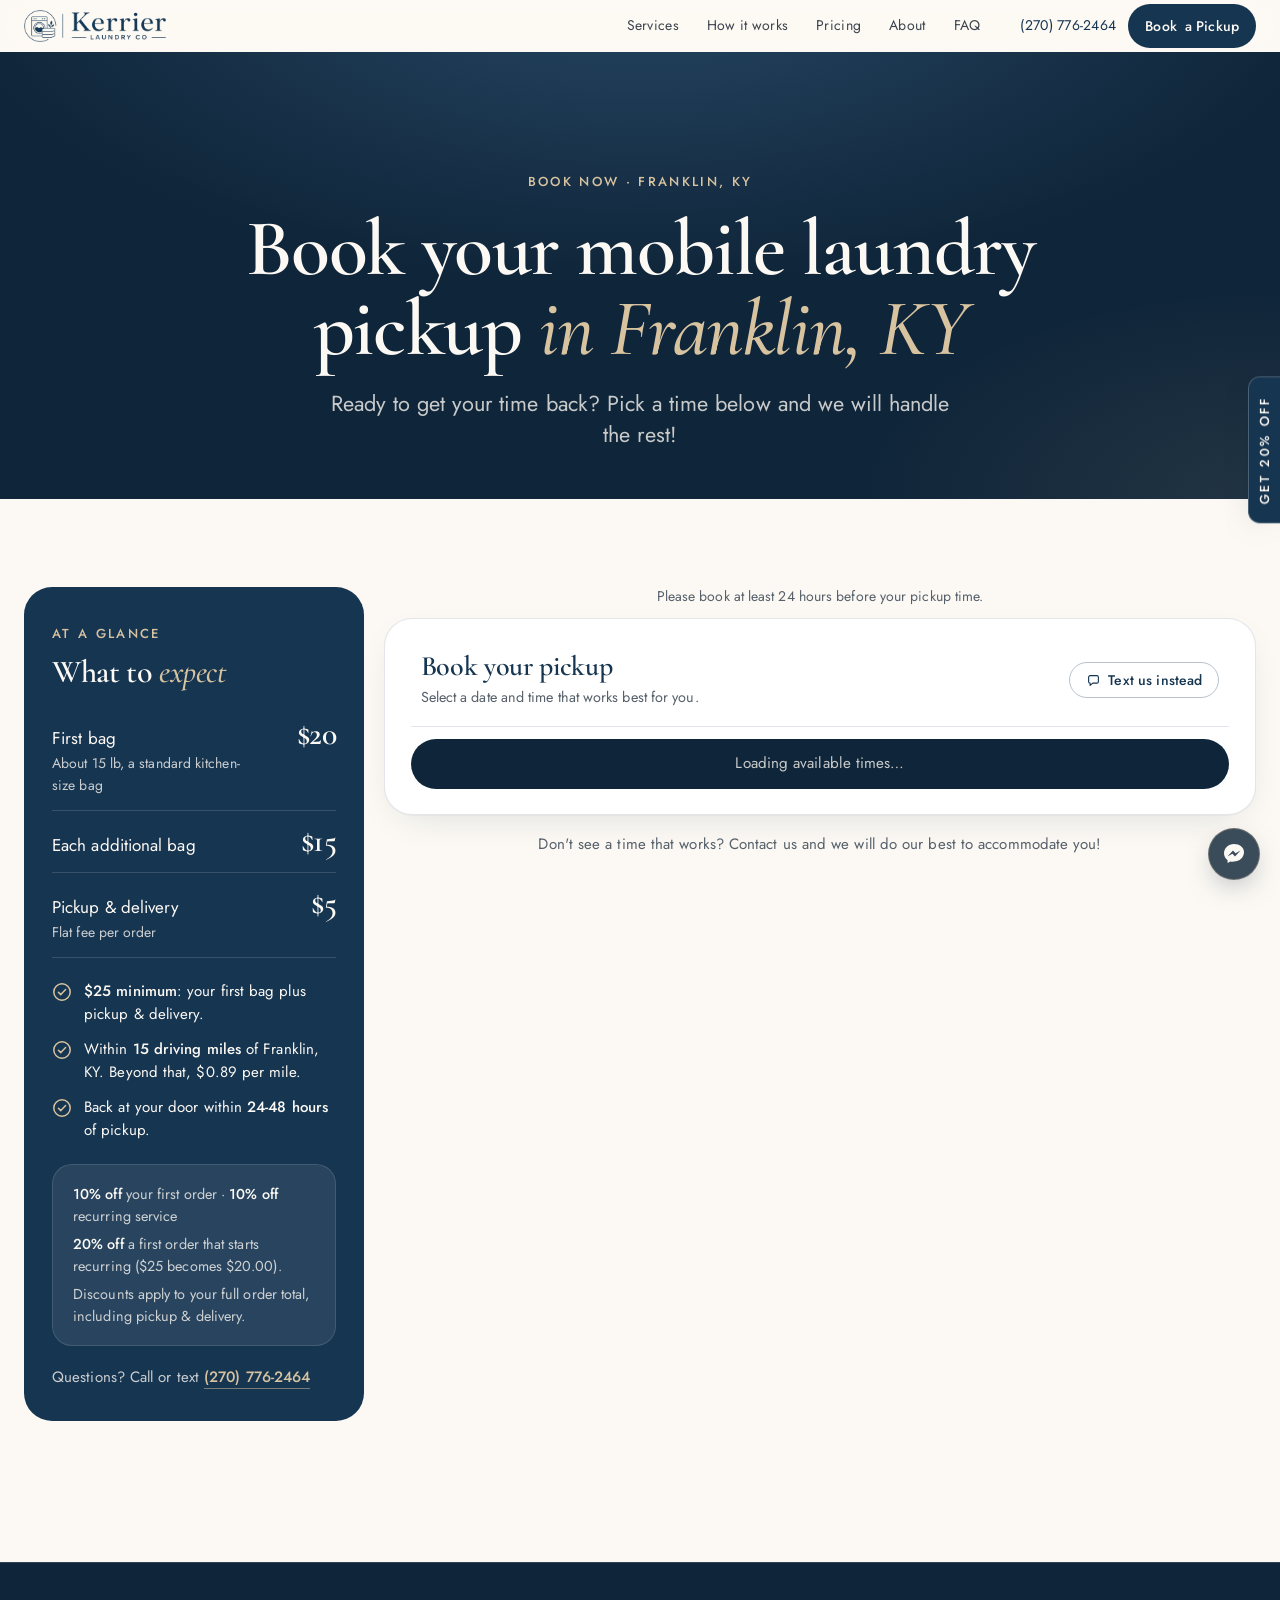
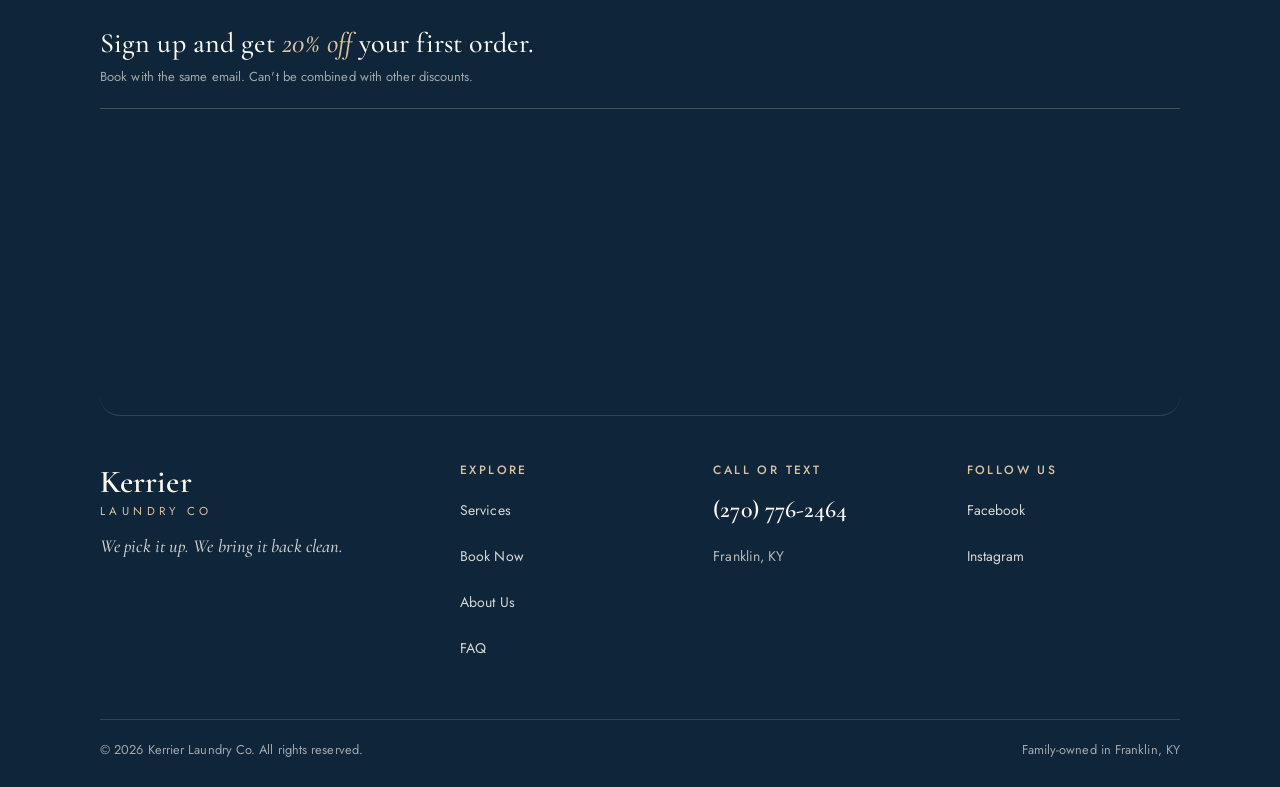
<file: scheduling_page.html>
<!DOCTYPE html>
<html lang="en">
<head>
    <!-- Google tag (gtag.js) -->
    <script async src="https://www.googletagmanager.com/gtag/js?id=G-WE5SQEG4XH"></script>
    <script>
        window.dataLayer = window.dataLayer || [];
        function gtag(){dataLayer.push(arguments);}
        gtag('js', new Date());
        gtag('config', 'G-WE5SQEG4XH');
    </script>

    <meta charset="UTF-8">
    <meta http-equiv="X-UA-Compatible" content="IE=edge">
    <meta name="viewport" content="width=device-width, initial-scale=1.0">
    <title>Book a Laundry Pickup | Franklin, KY | Kerrier Laundry Co.</title>
    <meta name="description" content="Book your mobile laundry pickup online. Kerrier Laundry Co. serves Franklin, KY and communities within 15 miles. Select a date and time and we handle the rest.">
    <meta name="robots" content="index, follow">
    <link rel="canonical" href="https://www.kerrierlaundryco.com/scheduling_page.html">
    <meta name="theme-color" content="#FCF9F4">
    <link rel="icon" type="image/png" sizes="48x48" href="images/favicon-48.png">
    <link rel="apple-touch-icon" href="images/apple-touch-icon.png">
    <link rel="preconnect" href="https://res.cloudinary.com">
    <link rel="preload" href="fonts/cormorant-garamond-latin.woff2" as="font" type="font/woff2" crossorigin>
    <link rel="preload" href="fonts/jost-latin.woff2" as="font" type="font/woff2" crossorigin>
    <link rel="stylesheet" href="business.styles.css?v=29">
    <script>document.documentElement.classList.add("js");</script>
    <script>
        if (!location.hash) {
            if ("scrollRestoration" in history) history.scrollRestoration = "manual";
            window.scrollTo(0, 0);
            window.addEventListener("pageshow", function () {
                if (!location.hash) window.scrollTo(0, 0);
            });
        }
    </script>
<!-- MailerLite Universal -->
<script>
(function(w,d,e,u,f,l,n){w[f]=w[f]||function(){(w[f].q=w[f].q||[]).push(arguments);},l=d.createElement(e),l.async=1,l.src=u,n=d.getElementsByTagName(e)[0],n.parentNode.insertBefore(l,n);})(window,document,'script','https://assets.mailerlite.com/js/universal.js','ml');
ml('account', '2742056');
</script>
<!-- End MailerLite Universal -->
</head>
<body class="page-book">

    <a class="skip-link" href="#main">Skip to content</a>

    <header class="site-header" id="site-header">
        <div class="wrap-wide header-inner">
            <a href="index.html" class="brand" aria-label="Kerrier Laundry Co. home">
                <picture>
                    <source type="image/webp" srcset="images/logo-nav.webp 1x, images/logo-nav@2x.webp 2x">
                    <img src="images/logo-nav.png" srcset="images/logo-nav.png 1x, images/logo-nav@2x.png 2x" alt="Kerrier Laundry Co." width="400" height="90" fetchpriority="high">
                </picture>
            </a>
            <nav class="main-nav" id="main-nav" aria-label="Main">
                <ul>
                    <li><a href="services.html">Services</a></li>
                    <li><a href="index.html#how">How it works</a></li>
                    <li><a href="index.html#pricing">Pricing</a></li>
                    <li><a href="about.html">About</a></li>
                    <li><a href="faq.html">FAQ</a></li>
                </ul>
                <div class="nav-sheet-foot">
                    <a href="scheduling_page.html" class="btn btn-primary">Book a Pickup</a>
                    <a href="tel:+12707762464" class="btn btn-ghost">Call or text (270) 776-2464</a>
                </div>
            </nav>
            <div class="header-actions">
                <a href="tel:+12707762464" class="header-phone">(270) 776-2464</a>
                <a href="scheduling_page.html" class="btn btn-primary btn-sm">Book<span class="hide-xs"> a Pickup</span></a>
                <button class="menu-toggle" id="menu-toggle" type="button" aria-expanded="false" aria-controls="main-nav" aria-label="Open menu"><span></span></button>
            </div>
        </div>
    </header>

    <main id="main">

        <section class="page-hero page-hero--navy book-hero">
            <div class="wrap">
                <span class="eyebrow intro">Book Now · Franklin, KY</span>
                <h1 class="intro" style="--d:.06s">Book your mobile laundry pickup <em>in Franklin, KY</em></h1>
                <p class="lede intro" style="--d:.12s">Ready to get your time back? Pick a time below and we will handle the rest!</p>
            </div>
        </section>

        <section class="section section--after-band" id="scheduling">
            <div class="wrap-wide book-grid">
                <aside class="card card--navy book-summary reveal" aria-labelledby="book-sum-title">
                    <span class="eyebrow">At a glance</span>
                    <h2 id="book-sum-title">What to <em>expect</em></h2>
                    <ul class="price-list">
                        <li><span class="item">First bag<small>About 15 lb, a standard kitchen-size bag</small></span><span class="dots" aria-hidden="true"></span><span class="amt">$20</span></li>
                        <li><span class="item">Each additional bag</span><span class="dots" aria-hidden="true"></span><span class="amt">$15</span></li>
                        <li><span class="item">Pickup &amp; delivery<small>Flat fee per order</small></span><span class="dots" aria-hidden="true"></span><span class="amt">$5</span></li>
                    </ul>
                    <ul class="book-facts">
                        <li><svg viewBox="0 0 20 20" fill="none" stroke="currentColor" stroke-width="1.5" stroke-linecap="round" stroke-linejoin="round" aria-hidden="true"><circle cx="10" cy="10" r="8.2"/><path d="M6.4 10.2l2.4 2.4 4.8-5"/></svg><span><strong>$25 minimum</strong>: your first bag plus pickup &amp; delivery.</span></li>
                        <li><svg viewBox="0 0 20 20" fill="none" stroke="currentColor" stroke-width="1.5" stroke-linecap="round" stroke-linejoin="round" aria-hidden="true"><circle cx="10" cy="10" r="8.2"/><path d="M6.4 10.2l2.4 2.4 4.8-5"/></svg><span>Within <strong>15 driving miles</strong> of Franklin, KY. Beyond that, $0.89 per mile.</span></li>
                        <li><svg viewBox="0 0 20 20" fill="none" stroke="currentColor" stroke-width="1.5" stroke-linecap="round" stroke-linejoin="round" aria-hidden="true"><circle cx="10" cy="10" r="8.2"/><path d="M6.4 10.2l2.4 2.4 4.8-5"/></svg><span>Back at your door within <strong>24-48 hours</strong> of pickup.</span></li>
                    </ul>
                    <div class="book-save">
                        <p><strong>10% off</strong> your first order · <strong>10% off</strong> recurring service</p>
                        <p><strong>20% off</strong> a first order that starts recurring ($25 becomes $20.00).</p>
                        <p>Discounts apply to your full order total, including pickup &amp; delivery.</p>
                    </div>
                    <p class="book-questions">Questions? Call or text <a href="tel:+12707762464">(270) 776-2464</a></p>
                </aside>

                <div class="book-main">
                    <ul class="book-quick">
                        <li>Within 15 miles</li>
                        <li>Back in 24-48 hrs</li>
                    </ul>
                    <p class="book-notice">Please book at least 24 hours before your pickup time.</p>
                    <div class="cal-card">
                        <div class="cal-card-head">
                            <div class="cal-card-head-text">
                                <h2>Book your pickup</h2>
                                <p>Select a date and time that works best for you.</p>
                            </div>
                            <a href="sms:+12707762464" class="btn btn-ghost btn-sm cal-text-btn" data-track-location="booking_calendar" aria-label="Text us instead at (270) 776-2464"><svg viewBox="0 0 20 20" fill="none" stroke="currentColor" stroke-width="1.5" stroke-linecap="round" stroke-linejoin="round" aria-hidden="true"><path d="M3.5 5.5a2 2 0 0 1 2-2h9a2 2 0 0 1 2 2v6a2 2 0 0 1-2 2H9l-3.5 3v-3h0a2 2 0 0 1-2-2z"/></svg>Text us instead</a>
                        </div>
                        <!-- Cal.com inline embed -->
                        <div class="cal-wrapper">
                        <!-- Cal inline embed code begins -->
                        <div id="my-cal-inline-15min"></div>
                        <script type="text/javascript">
                            (function (C, A, L) { let p = function (a, ar) { a.q.push(ar); }; let d = C.document; C.Cal = C.Cal || function () { let cal = C.Cal; let ar = arguments; if (!cal.loaded) { cal.ns = {}; cal.q = cal.q || []; d.head.appendChild(d.createElement("script")).src = A; cal.loaded = true; } if (ar[0] === L) { const api = function () { p(api, arguments); }; const namespace = ar[1]; api.q = api.q || []; if(typeof namespace === "string"){cal.ns[namespace] = cal.ns[namespace] || api;p(cal.ns[namespace], ar);p(cal, ["initNamespace", namespace]);} else p(cal, ar); return;} p(cal, ar); }; })(window, "https://app.cal.com/embed/embed.js", "init");
                            Cal("init", "15min", {origin:"https://app.cal.com"});
                            Cal.ns["15min"]("inline", {
                                elementOrSelector:"#my-cal-inline-15min",
                                config: {"layout":"month_view","useSlotsViewOnSmallScreen":"true"},
                                calLink: "kerrier-laundry-co-cq6rul/15min",
                            });
                            Cal.ns["15min"]("ui", {"hideEventTypeDetails":true,"layout":"month_view","theme":"dark","cssVarsPerTheme":{"light":{"cal-brand":"#FCF9F4","cal-brand-emphasis":"#F4EDE3","cal-brand-text":"#0F2539","cal-bg":"#0F2539","cal-bg-subtle":"#163551","cal-bg-muted":"#163551","cal-bg-emphasis":"#2A4B6A","cal-text":"#FCF9F4","cal-text-emphasis":"#FCF9F4","cal-text-subtle":"#F4EDE3","cal-text-muted":"#C8CACB","cal-border":"#2A4B6A","cal-border-subtle":"#163551","cal-border-emphasis":"#3D5A73","cal-radius":"28px"},"dark":{"cal-brand":"#FCF9F4","cal-brand-emphasis":"#F4EDE3","cal-brand-text":"#0F2539","cal-bg":"#0F2539","cal-bg-subtle":"#163551","cal-bg-muted":"#163551","cal-bg-emphasis":"#2A4B6A","cal-text":"#FCF9F4","cal-text-emphasis":"#FCF9F4","cal-text-subtle":"#F4EDE3","cal-text-muted":"#C8CACB","cal-border":"#2A4B6A","cal-border-subtle":"#163551","cal-border-emphasis":"#3D5A73","cal-radius":"28px"}}});
                        </script>
                        <!-- Cal inline embed code ends -->
                        </div>
                    </div>
                    <p class="book-note">Don't see a time that works? Contact us and we will do our best to accommodate you!</p>
                </div>
            </div>
        </section>

    </main>

    <footer class="site-footer">
        <div class="wrap">
            <section class="footer-signup" id="footer-signup" aria-label="Email newsletter signup">
                <div class="signup-perk">
                    <p class="signup-perk-line">Sign up and get <em>20% off</em> your first order.</p>
                    <p class="signup-perk-fine">Book with the same email. Can't be combined with other discounts.</p>
                </div>
                <div class="ml-embedded" data-form="27MjK6"></div>
            </section>
            <div class="footer-grid">
                <div class="footer-brand">
                    <p class="footer-name">Kerrier<span>Laundry Co</span></p>
                    <p class="footer-tagline">We pick it up. We bring it back clean.</p>
                </div>
                <div class="footer-col">
                    <h2 class="footer-h">Explore</h2>
                    <ul>
                        <li><a href="services.html">Services</a></li>
                        <li><a href="scheduling_page.html">Book Now</a></li>
                        <li><a href="about.html">About Us</a></li>
                        <li><a href="faq.html">FAQ</a></li>
                    </ul>
                </div>
                <div class="footer-col">
                    <h2 class="footer-h">Call or Text</h2>
                    <ul>
                        <li><a href="tel:+12707762464" class="footer-phone">(270) 776-2464</a></li>
                        <li>Franklin, KY</li>
                    </ul>
                </div>
                <div class="footer-col">
                    <h2 class="footer-h">Follow Us</h2>
                    <ul>
                        <li><a href="https://www.facebook.com/profile.php?id=61589653617028" target="_blank" rel="noopener">Facebook</a></li>
                        <li><a href="https://www.instagram.com/kerrierlaundry/" target="_blank" rel="noopener">Instagram</a></li>
                    </ul>
                </div>
            </div>
            <div class="footer-bottom">
                <p>© <span class="footer-year">2026</span> Kerrier Laundry Co. All rights reserved.</p>
                <p>Family-owned in Franklin, KY</p>
            </div>
        </div>
    </footer>

    <a href="#footer-signup" class="deals-tab" id="deals-tab" aria-controls="footer-signup" aria-label="Get 20% off your first order: sign up for our email deals and laundry tips">Get 20% Off</a>

    <a href="https://m.me/61589653617028" target="_blank" rel="noopener" class="fb-chat-btn" aria-label="Chat with us on Facebook Messenger" title="Chat with us on Facebook">
        <svg xmlns="http://www.w3.org/2000/svg" viewBox="0 0 24 24" fill="currentColor" aria-hidden="true">
            <path d="M12 2C6.477 2 2 6.145 2 11.243c0 2.836 1.395 5.365 3.578 7.02V21l2.796-1.538A10.6 10.6 0 0 0 12 19.486c5.523 0 10-4.144 10-9.243S17.523 2 12 2zm1.008 12.44-2.55-2.72-4.976 2.72 5.476-5.816 2.612 2.72 4.914-2.72-5.476 5.816z"/>
        </svg>
    </a>

    <script src="site.js?v=20" defer></script>

</body>
</html>
</file>
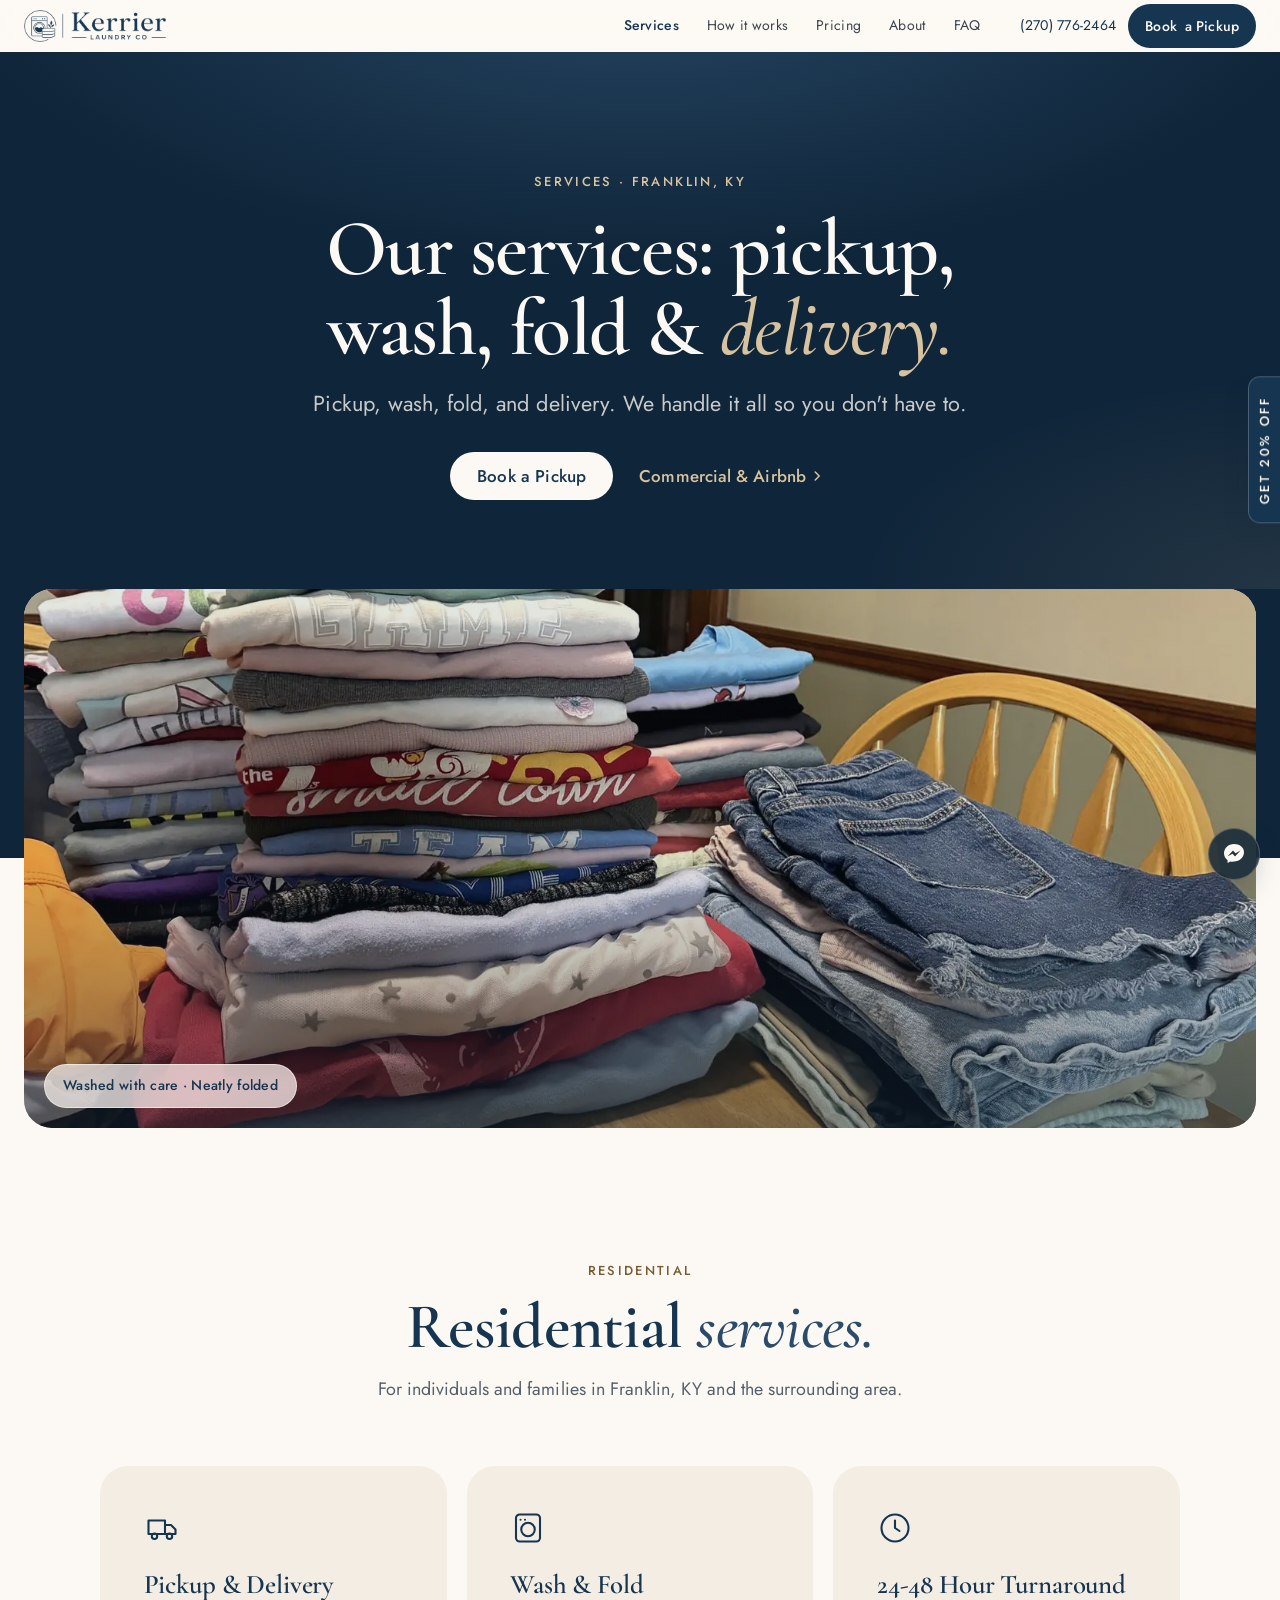
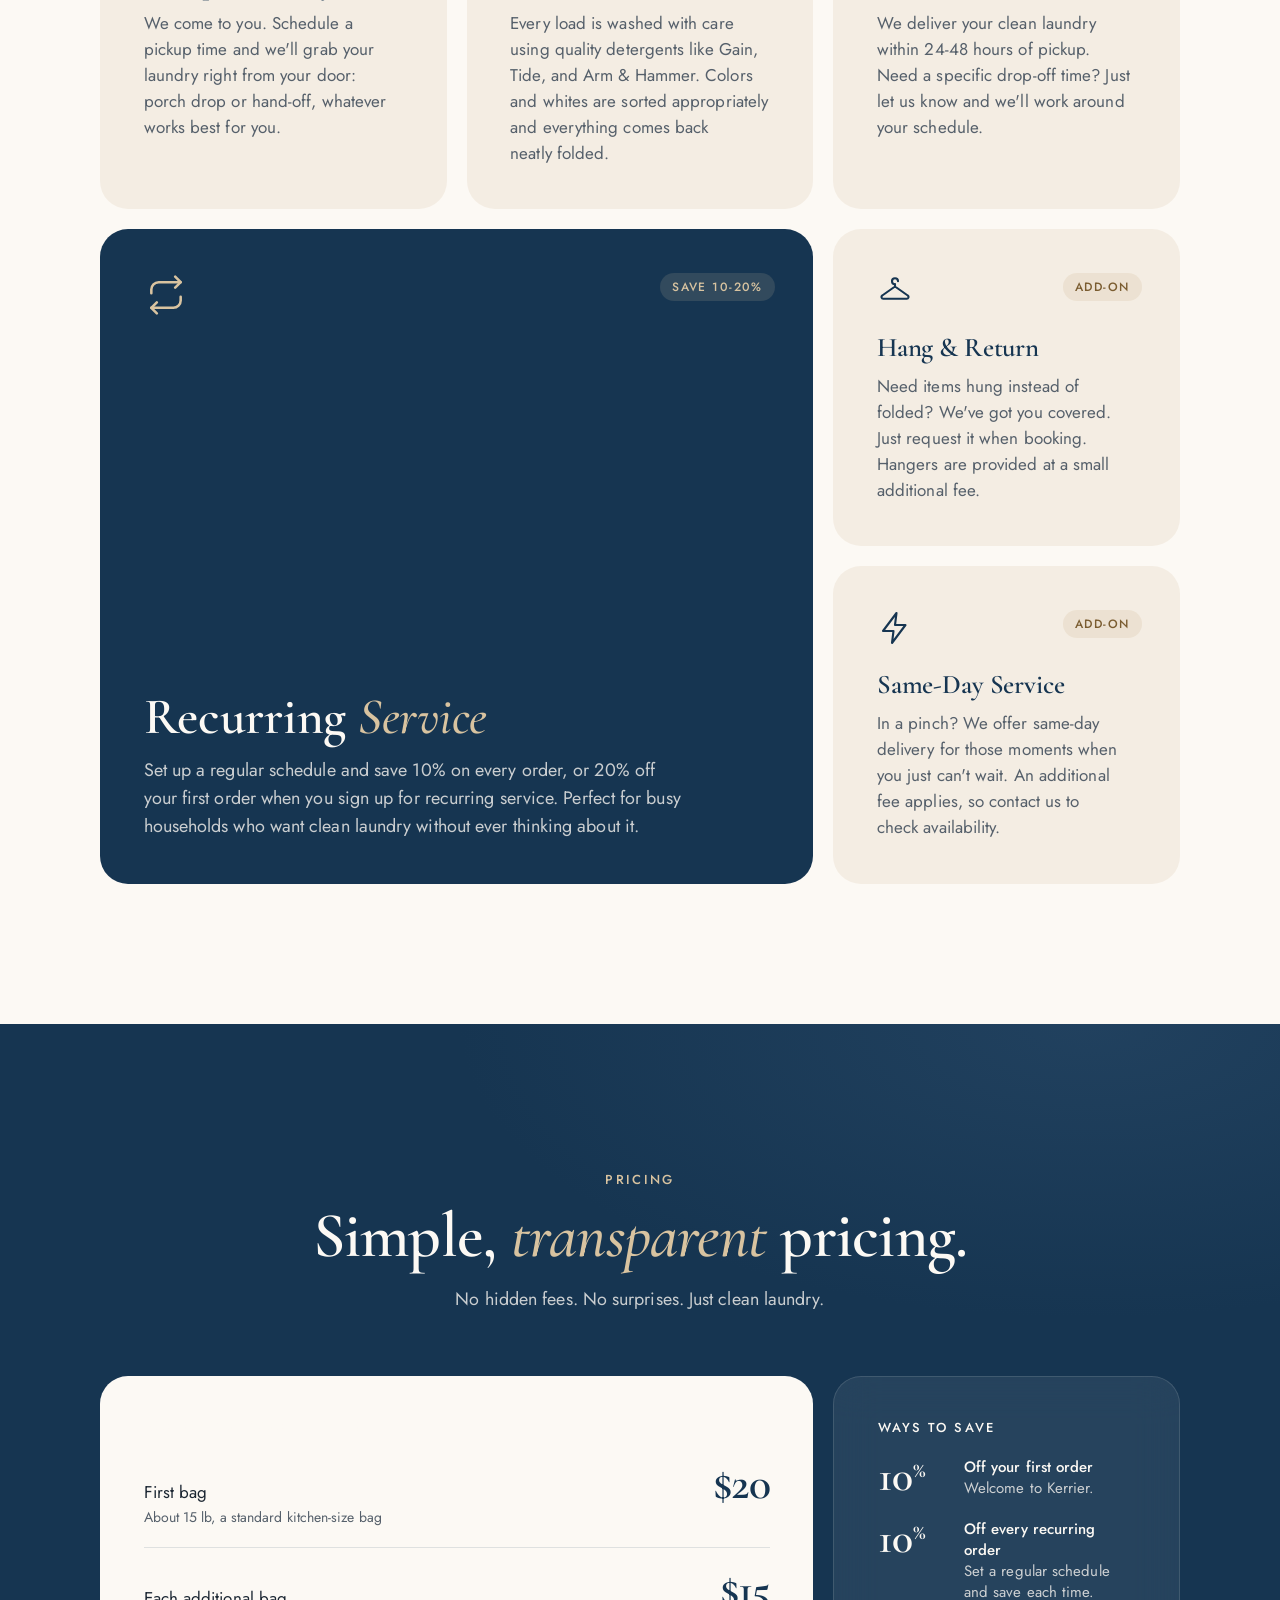
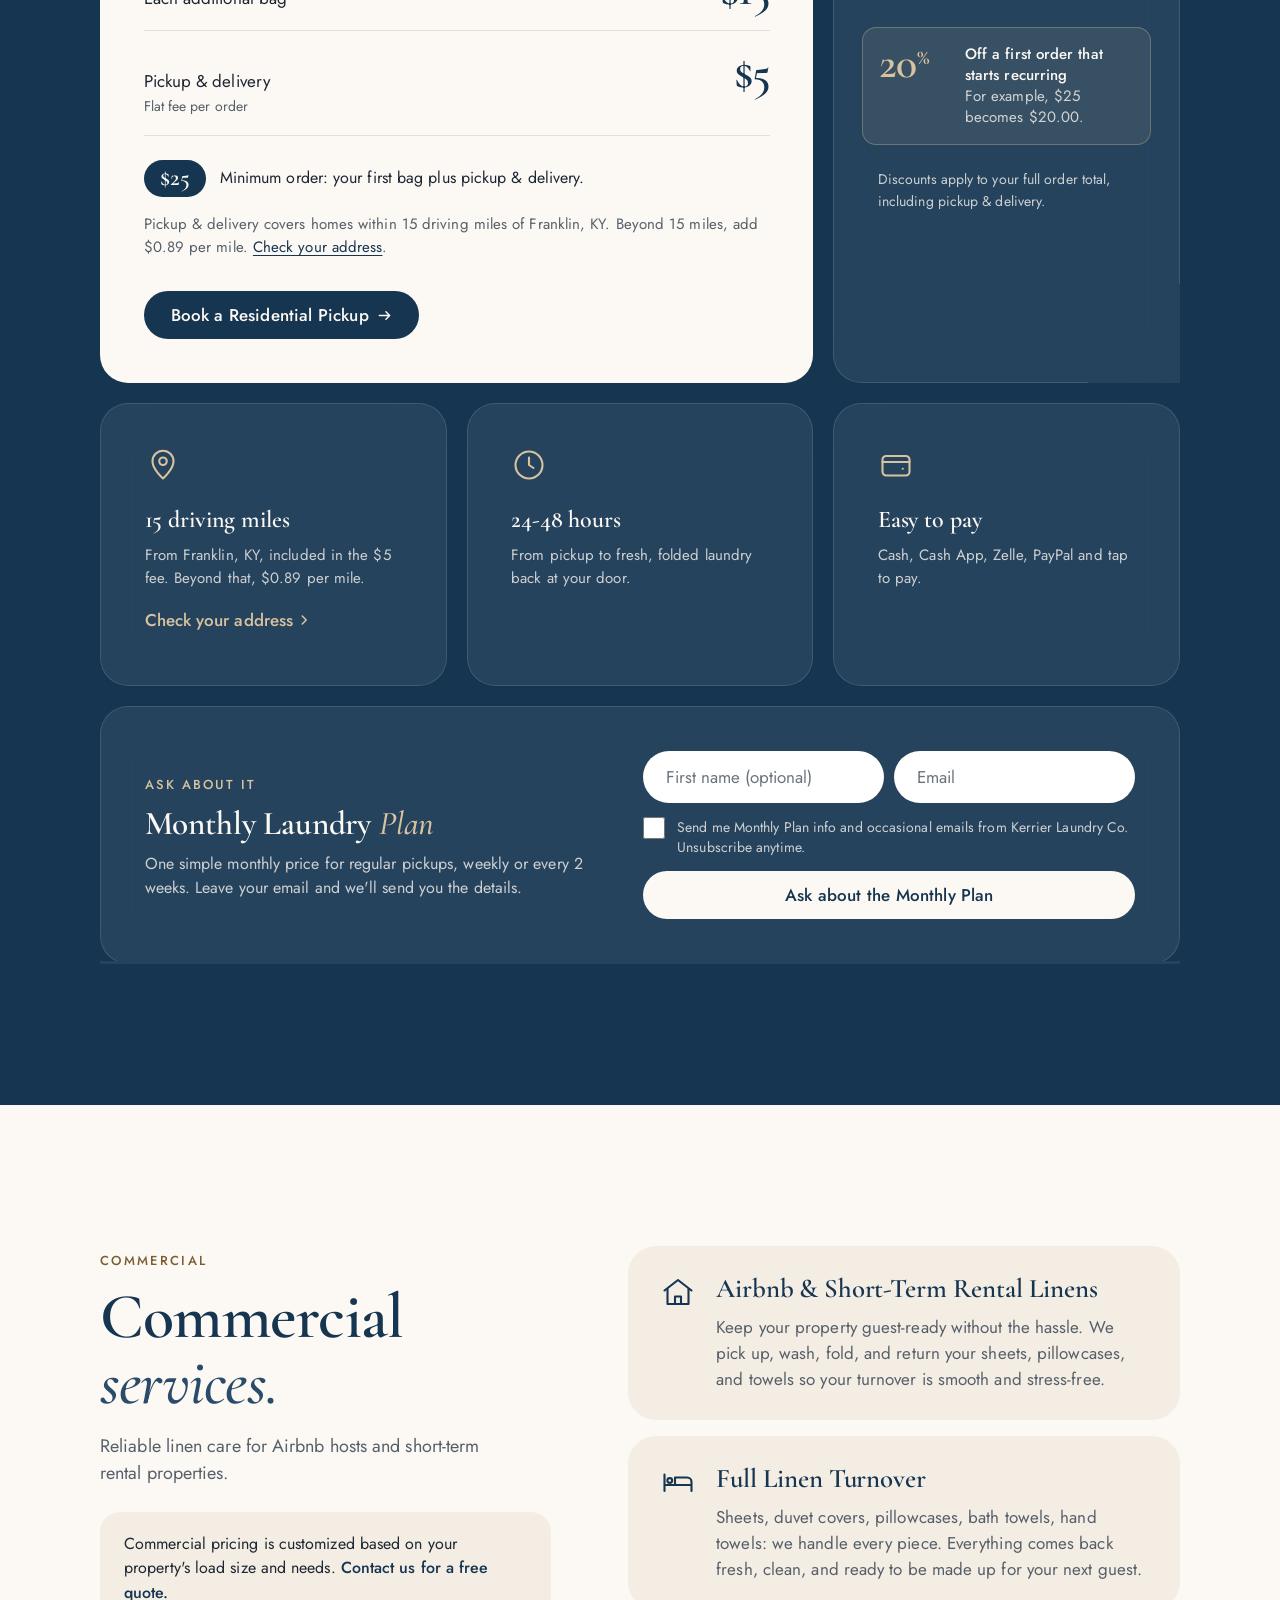
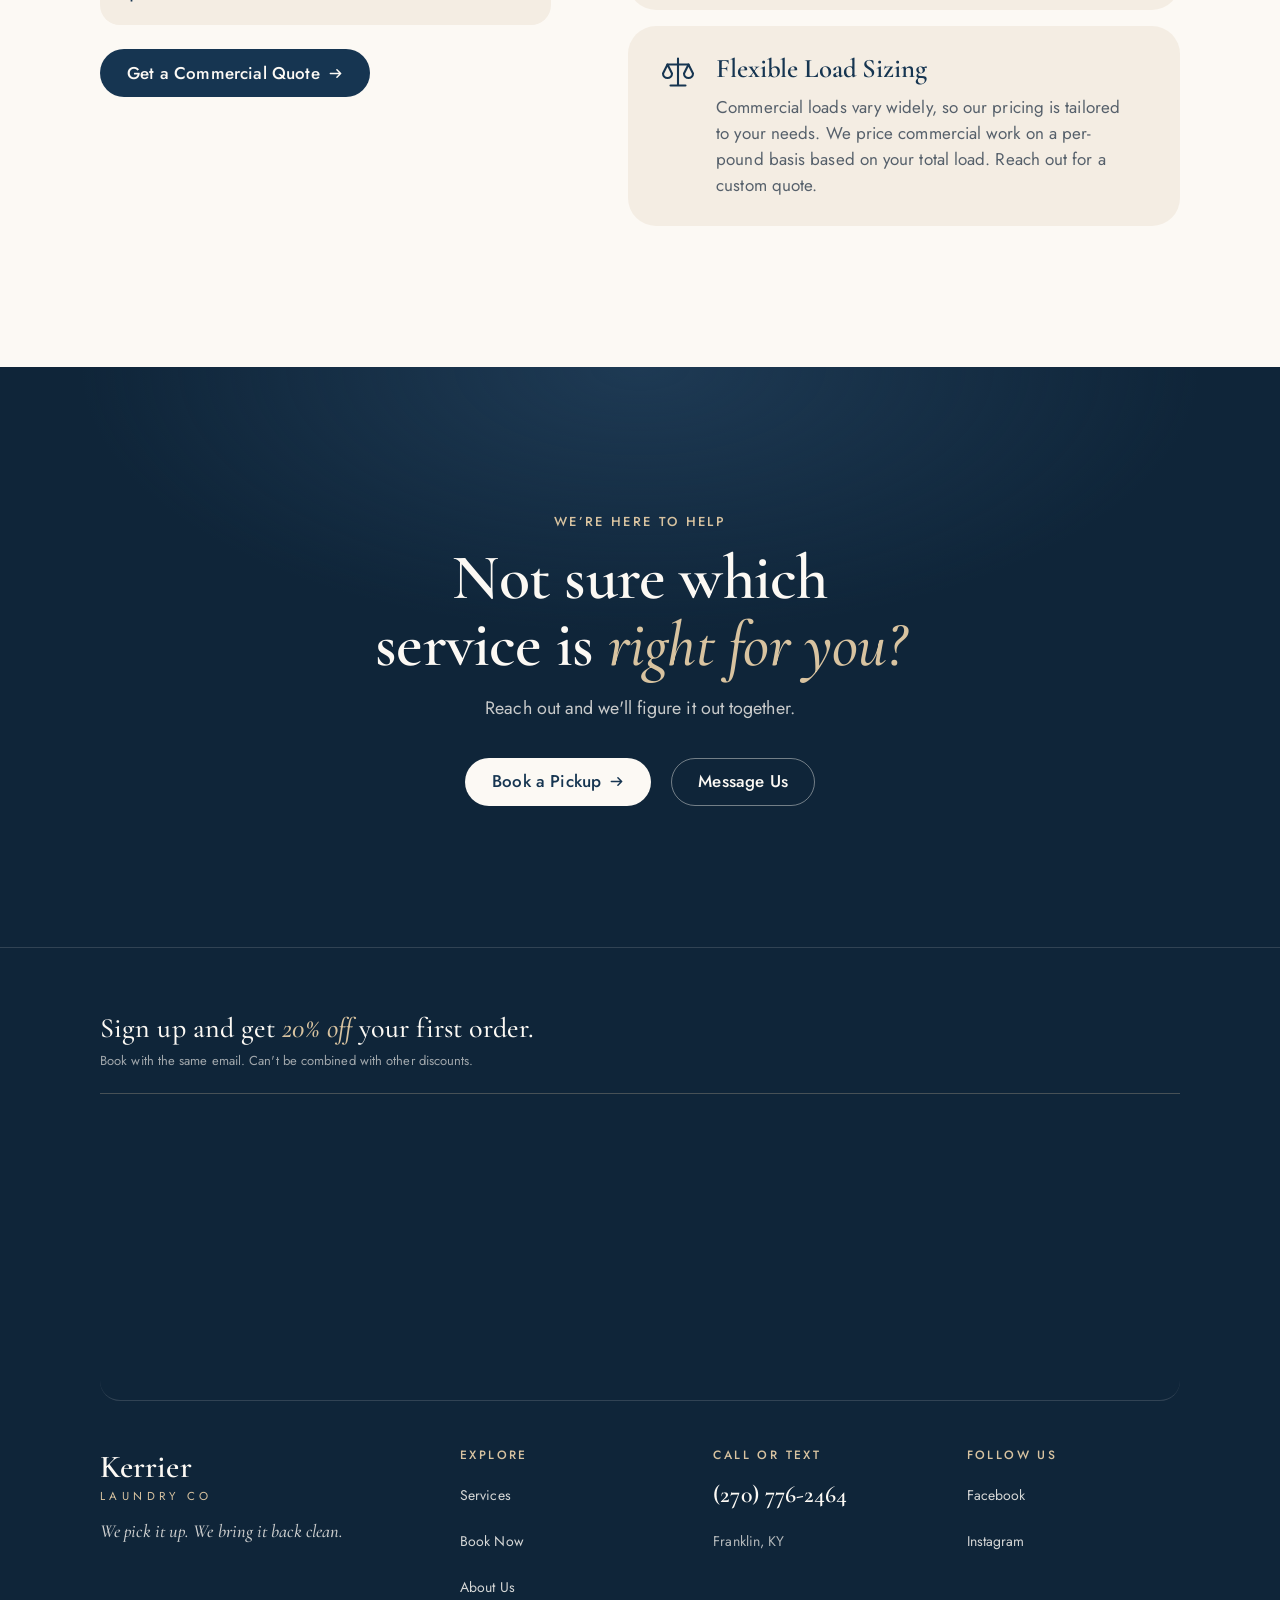
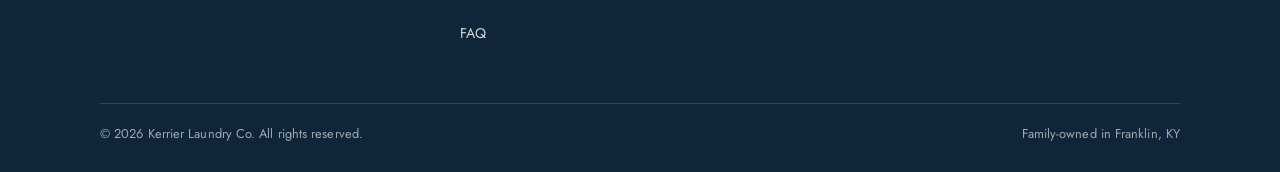
<file: services.html>
<!DOCTYPE html>
<html lang="en">
<head>
    <!-- Google tag (gtag.js) -->
    <script async src="https://www.googletagmanager.com/gtag/js?id=G-WE5SQEG4XH"></script>
    <script>
        window.dataLayer = window.dataLayer || [];
        function gtag(){dataLayer.push(arguments);}
        gtag('js', new Date());
        gtag('config', 'G-WE5SQEG4XH');
    </script>

    <meta charset="UTF-8">
    <meta http-equiv="X-UA-Compatible" content="IE=edge">
    <meta name="viewport" content="width=device-width, initial-scale=1.0">
    <title>Services | Kerrier Laundry Co</title>
    <meta name="description" content="Kerrier Laundry Co offers residential laundry pickup, wash, fold and delivery in Franklin KY and surrounding areas. We also serve Airbnb and short term rental hosts with commercial linen services.">
    <meta name="robots" content="index, follow">
    <link rel="canonical" href="https://www.kerrierlaundryco.com/services.html">
    <meta name="theme-color" content="#FCF9F4">
    <link rel="icon" type="image/png" sizes="48x48" href="images/favicon-48.png">
    <link rel="apple-touch-icon" href="images/apple-touch-icon.png">
    <link rel="preconnect" href="https://res.cloudinary.com">
    <link rel="preload" href="fonts/cormorant-garamond-latin.woff2" as="font" type="font/woff2" crossorigin>
    <link rel="preload" href="fonts/jost-latin.woff2" as="font" type="font/woff2" crossorigin>
    <link rel="stylesheet" href="business.styles.css?v=29">
    <script>document.documentElement.classList.add("js");</script>
<!-- MailerLite Universal -->
<script>
(function(w,d,e,u,f,l,n){w[f]=w[f]||function(){(w[f].q=w[f].q||[]).push(arguments);},l=d.createElement(e),l.async=1,l.src=u,n=d.getElementsByTagName(e)[0],n.parentNode.insertBefore(l,n);})(window,document,'script','https://assets.mailerlite.com/js/universal.js','ml');
ml('account', '2742056');
</script>
<!-- End MailerLite Universal -->
</head>
<body>

    <a class="skip-link" href="#main">Skip to content</a>

    <header class="site-header" id="site-header">
        <div class="wrap-wide header-inner">
            <a href="index.html" class="brand" aria-label="Kerrier Laundry Co. home">
                <picture>
                    <source type="image/webp" srcset="images/logo-nav.webp 1x, images/logo-nav@2x.webp 2x">
                    <img src="images/logo-nav.png" srcset="images/logo-nav.png 1x, images/logo-nav@2x.png 2x" alt="Kerrier Laundry Co." width="400" height="90" fetchpriority="high">
                </picture>
            </a>
            <nav class="main-nav" id="main-nav" aria-label="Main">
                <ul>
                    <li><a href="services.html" aria-current="page">Services</a></li>
                    <li><a href="index.html#how">How it works</a></li>
                    <li><a href="index.html#pricing">Pricing</a></li>
                    <li><a href="about.html">About</a></li>
                    <li><a href="faq.html">FAQ</a></li>
                </ul>
                <div class="nav-sheet-foot">
                    <a href="scheduling_page.html" class="btn btn-primary">Book a Pickup</a>
                    <a href="tel:+12707762464" class="btn btn-ghost">Call or text (270) 776-2464</a>
                </div>
            </nav>
            <div class="header-actions">
                <a href="tel:+12707762464" class="header-phone">(270) 776-2464</a>
                <a href="scheduling_page.html" class="btn btn-primary btn-sm">Book<span class="hide-xs"> a Pickup</span></a>
                <button class="menu-toggle" id="menu-toggle" type="button" aria-expanded="false" aria-controls="main-nav" aria-label="Open menu"><span></span></button>
            </div>
        </div>
    </header>

    <main id="main">

        <section class="page-hero page-hero--navy" data-bar-after>
            <div class="wrap">
                <span class="eyebrow intro">Services · Franklin, KY</span>
                <h1 class="intro" style="--d:.06s">Our services: pickup, wash, fold &amp; <em>delivery.</em></h1>
                <p class="lede intro" style="--d:.12s">Pickup, wash, fold, and delivery. We handle it all so you don't have to.</p>
                <div class="cta-row intro" style="--d:.18s">
                    <a href="scheduling_page.html" class="btn btn-light">Book a Pickup</a>
                    <a href="#commercial" class="link-chevron link-chevron--light">Commercial &amp; Airbnb <svg viewBox="0 0 16 16" fill="none" stroke="currentColor" stroke-width="1.8" stroke-linecap="round" stroke-linejoin="round" aria-hidden="true"><path d="M6 3.5l4.5 4.5L6 12.5"/></svg></a>
                </div>
            </div>
        </section>

        <div class="straddle"><div class="wrap-wide">
            <figure class="photo-band">
                <picture>
                        <source type="image/webp" srcset="images/folded-stacks-800.webp 800w, images/folded-stacks-1600.webp 1600w" sizes="(max-width: 600px) calc(100vw - 40px), min(1280px, calc(100vw - 48px))">
                        <img src="images/folded-stacks-1600.jpg" srcset="images/folded-stacks-800.jpg 800w, images/folded-stacks-1600.jpg 1600w" sizes="(max-width: 600px) calc(100vw - 40px), min(1280px, calc(100vw - 48px))" width="1600" height="1067" alt="Tall stacks of neatly folded shirts and shorts on a wooden table" fetchpriority="high" decoding="async">
                    </picture>
                <figcaption class="glass-label glass-cream">Washed with care · Neatly folded</figcaption>
            </figure>
        </div></div>

        <section class="section" id="residential" aria-labelledby="res-title">
            <div class="wrap">
                <div class="section-head reveal">
                    <span class="eyebrow">Residential</span>
                    <h2 id="res-title">Residential <em>services.</em></h2>
                    <p>For individuals and families in Franklin, KY and the surrounding area.</p>
                </div>
                <ul class="svc-bento">
                    <li class="card reveal">
                        <svg class="card-icon" viewBox="0 0 24 24" fill="none" stroke="currentColor" stroke-width="1.4" stroke-linecap="round" stroke-linejoin="round" aria-hidden="true"><path d="M3 7h11v9H3zM14 10h4l3 3v3h-7"/><circle cx="7" cy="17.5" r="1.8"/><circle cx="17" cy="17.5" r="1.8"/></svg>
                        <h3>Pickup &amp; Delivery</h3>
                        <p>We come to you. Schedule a pickup time and we'll grab your laundry right from your door: porch drop or hand-off, whatever works best for you.</p>
                    </li>
                    <li class="card reveal" style="--d:.08s">
                        <svg class="card-icon" viewBox="0 0 24 24" fill="none" stroke="currentColor" stroke-width="1.4" stroke-linecap="round" stroke-linejoin="round" aria-hidden="true"><rect x="4" y="3" width="16" height="18" rx="2.5"/><circle cx="12" cy="13" r="4.5"/><path d="M7 6.5h.01M10 6.5h.01"/></svg>
                        <h3>Wash &amp; Fold</h3>
                        <p>Every load is washed with care using quality detergents like Gain, Tide, and Arm &amp; Hammer. Colors and whites are sorted appropriately and everything comes back neatly folded.</p>
                    </li>
                    <li class="card reveal" style="--d:.16s">
                        <svg class="card-icon" viewBox="0 0 24 24" fill="none" stroke="currentColor" stroke-width="1.4" stroke-linecap="round" stroke-linejoin="round" aria-hidden="true"><circle cx="12" cy="12" r="9"/><path d="M12 7v5l3 2"/></svg>
                        <h3>24-48 Hour Turnaround</h3>
                        <p>We deliver your clean laundry within 24-48 hours of pickup. Need a specific drop-off time? Just let us know and we'll work around your schedule.</p>
                    </li>
                    <li class="card card--navy reveal"><span class="svc-tag">Save 10-20%</span>
                        <svg class="card-icon" viewBox="0 0 24 24" fill="none" stroke="currentColor" stroke-width="1.4" stroke-linecap="round" stroke-linejoin="round" aria-hidden="true"><path d="M17 2l3 3-3 3"/><path d="M4 11V9a4 4 0 0 1 4-4h12"/><path d="M7 22l-3-3 3-3"/><path d="M20 13v2a4 4 0 0 1-4 4H4"/></svg>
                        <h3>Recurring <em>Service</em></h3>
                        <p>Set up a regular schedule and save 10% on every order, or 20% off your first order when you sign up for recurring service. Perfect for busy households who want clean laundry without ever thinking about it.</p>
                    </li>
                    <li class="card reveal" style="--d:.08s"><span class="svc-tag">Add-on</span>
                        <svg class="card-icon" viewBox="0 0 24 24" fill="none" stroke="currentColor" stroke-width="1.4" stroke-linecap="round" stroke-linejoin="round" aria-hidden="true"><path d="M12 7.5a2 2 0 1 1 2-2"/><path d="M12 7.5v1.5L3.5 15a1.2 1.2 0 0 0 .7 2.2h15.6a1.2 1.2 0 0 0 .7-2.2L12 9"/></svg>
                        <h3>Hang &amp; Return</h3>
                        <p>Need items hung instead of folded? We've got you covered. Just request it when booking. Hangers are provided at a small additional fee.</p>
                    </li>
                    <li class="card reveal" style="--d:.16s"><span class="svc-tag">Add-on</span>
                        <svg class="card-icon" viewBox="0 0 24 24" fill="none" stroke="currentColor" stroke-width="1.4" stroke-linecap="round" stroke-linejoin="round" aria-hidden="true"><path d="M13 2L4 14h7l-1 8 9-12h-7z"/></svg>
                        <h3>Same-Day Service</h3>
                        <p>In a pinch? We offer same-day delivery for those moments when you just can't wait. An additional fee applies, so contact us to check availability.</p>
                    </li>
                </ul>
            </div>
        </section>

        <section class="section pricing section--navy" id="pricing" aria-labelledby="price-title">
            <div class="wrap">
                <div class="section-head reveal">
                    <span class="eyebrow">Pricing</span>
                    <h2 id="price-title">Simple, <em>transparent</em> pricing.</h2>
                    <p>No hidden fees. No surprises. Just clean laundry.</p>
                </div>
                <div class="price-bento">
                    <div class="card price-main reveal">
                        <h3>Residential wash &amp; fold</h3>
                        <ul class="price-list">
                            <li><span class="item">First bag<small>About 15 lb, a standard kitchen-size bag</small></span><span class="dots" aria-hidden="true"></span><span class="amt">$20</span></li>
                            <li><span class="item">Each additional bag</span><span class="dots" aria-hidden="true"></span><span class="amt">$15</span></li>
                            <li><span class="item">Pickup &amp; delivery<small>Flat fee per order</small></span><span class="dots" aria-hidden="true"></span><span class="amt">$5</span></li>
                        </ul>
                        <p class="price-min"><span class="pill">$25</span> Minimum order: your first bag plus pickup &amp; delivery.</p>
                        <p class="price-fine">Pickup &amp; delivery covers homes within 15 driving miles of Franklin, KY. Beyond 15 miles, add $0.89 per mile. <a href="index.html#service-area">Check your address</a>.</p>
                        <div class="cta-row">
                            <a href="scheduling_page.html" class="btn btn-primary">Book a Residential Pickup <svg viewBox="0 0 16 16" fill="none" stroke="currentColor" stroke-width="1.6" stroke-linecap="round" stroke-linejoin="round" aria-hidden="true"><path d="M2.5 8h11M9.5 4l4 4-4 4"/></svg></a>
                        </div>
                    </div>
                    <div class="card card--navy price-save reveal" style="--d:.08s">
                        <h3>Ways to save</h3>
                        <ul class="save-list">
                            <li><span class="pct">10<sup>%</sup></span><span><strong>Off your first order</strong>Welcome to Kerrier.</span></li>
                            <li><span class="pct">10<sup>%</sup></span><span><strong>Off every recurring order</strong>Set a regular schedule and save each time.</span></li>
                            <li class="featured"><span class="pct">20<sup>%</sup></span><span><strong>Off a first order that starts recurring</strong>For example, $25 becomes $20.00.</span></li>
                        </ul>
                        <p class="save-note">Discounts apply to your full order total, including pickup &amp; delivery.</p>
                    </div>
                    <div class="card price-mini reveal">
                        <svg class="card-icon" viewBox="0 0 24 24" fill="none" stroke="currentColor" stroke-width="1.4" stroke-linecap="round" stroke-linejoin="round" aria-hidden="true"><path d="M12 21s-7-6.1-7-11.5a7 7 0 0 1 14 0C19 14.9 12 21 12 21z"/><circle cx="12" cy="9.5" r="2.5"/></svg>
                        <h3>15 driving miles</h3>
                        <p>From Franklin, KY, included in the $5 fee. Beyond that, $0.89 per mile.</p>
                        <a href="index.html#service-area" class="link-chevron">Check your address <svg viewBox="0 0 16 16" fill="none" stroke="currentColor" stroke-width="1.8" stroke-linecap="round" stroke-linejoin="round" aria-hidden="true"><path d="M6 3.5l4.5 4.5L6 12.5"/></svg></a>
                    </div>
                    <div class="card price-mini reveal" style="--d:.08s">
                        <svg class="card-icon" viewBox="0 0 24 24" fill="none" stroke="currentColor" stroke-width="1.4" stroke-linecap="round" stroke-linejoin="round" aria-hidden="true"><circle cx="12" cy="12" r="9"/><path d="M12 7v5l3 2"/></svg>
                        <h3>24-48 hours</h3>
                        <p>From pickup to fresh, folded laundry back at your door.</p>
                    </div>
                    <div class="card price-mini reveal" style="--d:.16s">
                        <svg class="card-icon" viewBox="0 0 24 24" fill="none" stroke="currentColor" stroke-width="1.4" stroke-linecap="round" stroke-linejoin="round" aria-hidden="true"><rect x="3" y="6" width="18" height="13" rx="2.5"/><path d="M3 10h18M16.5 14.5h.01"/></svg>
                        <h3>Easy to pay</h3>
                        <p>Cash, Cash App, Zelle, PayPal and tap to pay.</p>
                    </div>
                </div>

                <!-- Monthly Laundry Plan interest (low-key, Services page only).
                     Posts to the MailerLite "Monthly Plan Interest" form (group: Monthly Plan Interest, double opt-in).
                     To swap the backend, change the form's action URL; site.js reads it from here. -->
                <div class="card plan-card reveal" id="monthly-plan">
                    <div class="plan-copy">
                        <span class="plan-kicker">Ask about it</span>
                        <h3 id="plan-title">Monthly Laundry <em>Plan</em></h3>
                        <p>One simple monthly price for regular pickups, weekly or every 2 weeks. Leave your email and we'll send you the details.</p>
                    </div>
                    <form class="plan-form" id="plan-form" action="https://assets.mailerlite.com/jsonp/2742056/forms/202628223649974215/subscribe" method="post" target="_blank" novalidate>
                        <div class="plan-fields">
                            <label class="sr-only" for="plan-name">First name (optional)</label>
                            <input type="text" id="plan-name" name="fields[name]" placeholder="First name (optional)" autocomplete="given-name" maxlength="100" />
                            <label class="sr-only" for="plan-email">Email</label>
                            <input type="email" id="plan-email" name="fields[email]" placeholder="Email" autocomplete="email" inputmode="email" maxlength="254" required aria-required="true" />
                        </div>
                        <label class="consent plan-consent" for="plan-consent">
                            <input type="checkbox" id="plan-consent" required aria-required="true" />
                            <span>Send me Monthly Plan info and occasional emails from Kerrier Laundry Co. Unsubscribe anytime.</span>
                        </label>
                        <input type="hidden" name="ml-submit" value="1" />
                        <input type="hidden" name="anticsrf" value="true" />
                        <button type="submit" class="btn btn-light plan-submit" id="plan-submit">Ask about the Monthly Plan</button>
                        <div class="plan-error hidden" id="plan-error" role="alert"></div>
                    </form>
                    <div class="plan-success hidden" id="plan-success" role="status" tabindex="-1">
                        <strong>Thanks! Check your inbox.</strong>
                        <span>Confirm your email and we'll send you the Monthly Plan details.</span>
                    </div>
                </div>
            </div>
        </section>

        <section class="section" id="commercial" aria-labelledby="com-title">
            <div class="wrap split">
                <div class="split-copy reveal">
                    <span class="eyebrow">Commercial</span>
                    <h2 id="com-title">Commercial <em>services.</em></h2>
                    <p>Reliable linen care for Airbnb hosts and short-term rental properties.</p>
                    <div class="quote-note">Commercial pricing is customized based on your property's load size and needs. <strong>Contact us for a free quote.</strong></div>
                    <div class="cta-row">
                        <a href="https://m.me/61589653617028" target="_blank" rel="noopener" class="btn btn-primary">Get a Commercial Quote <svg viewBox="0 0 16 16" fill="none" stroke="currentColor" stroke-width="1.6" stroke-linecap="round" stroke-linejoin="round" aria-hidden="true"><path d="M2.5 8h11M9.5 4l4 4-4 4"/></svg></a>
                    </div>
                </div>
                <ul class="stack-cards">
                    <li class="card reveal">
                        <svg class="card-icon" viewBox="0 0 24 24" fill="none" stroke="currentColor" stroke-width="1.4" stroke-linecap="round" stroke-linejoin="round" aria-hidden="true"><path d="M3 11l9-7 9 7"/><path d="M5 10v10h14V10"/><path d="M10 20v-5h4v5"/></svg>
                        <div><h3>Airbnb &amp; Short-Term Rental Linens</h3>
                        <p>Keep your property guest-ready without the hassle. We pick up, wash, fold, and return your sheets, pillowcases, and towels so your turnover is smooth and stress-free.</p></div>
                    </li>
                    <li class="card reveal" style="--d:.08s">
                        <svg class="card-icon" viewBox="0 0 24 24" fill="none" stroke="currentColor" stroke-width="1.4" stroke-linecap="round" stroke-linejoin="round" aria-hidden="true"><path d="M3 18V7M3 14h18v4M21 14v-2a3 3 0 0 0-3-3h-8v5"/><circle cx="6.5" cy="11" r="1.6"/></svg>
                        <div><h3>Full Linen Turnover</h3>
                        <p>Sheets, duvet covers, pillowcases, bath towels, hand towels: we handle every piece. Everything comes back fresh, clean, and ready to be made up for your next guest.</p></div>
                    </li>
                    <li class="card reveal" style="--d:.16s">
                        <svg class="card-icon" viewBox="0 0 24 24" fill="none" stroke="currentColor" stroke-width="1.4" stroke-linecap="round" stroke-linejoin="round" aria-hidden="true"><path d="M12 3v18M7 21h10M5 7h14"/><path d="M5 7l-3 6a3 3 0 0 0 6 0zM19 7l-3 6a3 3 0 0 0 6 0z"/></svg>
                        <div><h3>Flexible Load Sizing</h3>
                        <p>Commercial loads vary widely, so our pricing is tailored to your needs. We price commercial work on a per-pound basis based on your total load. Reach out for a custom quote.</p></div>
                    </li>
                </ul>
            </div>
        </section>

        <section class="closing">
            <div class="wrap reveal">
                <span class="eyebrow">We’re here to help</span>
                <h2>Not sure which service is <em>right for you?</em></h2>
                <p>Reach out and we'll figure it out together.</p>
                <div class="cta-row">
                    <a href="scheduling_page.html" class="btn btn-light">Book a Pickup <svg viewBox="0 0 16 16" fill="none" stroke="currentColor" stroke-width="1.6" stroke-linecap="round" stroke-linejoin="round" aria-hidden="true"><path d="M2.5 8h11M9.5 4l4 4-4 4"/></svg></a>
                    <a href="https://m.me/61589653617028" class="btn btn-outline-light" target="_blank" rel="noopener">Message Us</a>
                </div>
            </div>
        </section>

    </main>

    <footer class="site-footer">
        <div class="wrap">
            <section class="footer-signup" id="footer-signup" aria-label="Email newsletter signup">
                <div class="signup-perk">
                    <p class="signup-perk-line">Sign up and get <em>20% off</em> your first order.</p>
                    <p class="signup-perk-fine">Book with the same email. Can't be combined with other discounts.</p>
                </div>
                <div class="ml-embedded" data-form="27MjK6"></div>
            </section>
            <div class="footer-grid">
                <div class="footer-brand">
                    <p class="footer-name">Kerrier<span>Laundry Co</span></p>
                    <p class="footer-tagline">We pick it up. We bring it back clean.</p>
                </div>
                <div class="footer-col">
                    <h2 class="footer-h">Explore</h2>
                    <ul>
                        <li><a href="services.html">Services</a></li>
                        <li><a href="scheduling_page.html">Book Now</a></li>
                        <li><a href="about.html">About Us</a></li>
                        <li><a href="faq.html">FAQ</a></li>
                    </ul>
                </div>
                <div class="footer-col">
                    <h2 class="footer-h">Call or Text</h2>
                    <ul>
                        <li><a href="tel:+12707762464" class="footer-phone">(270) 776-2464</a></li>
                        <li>Franklin, KY</li>
                    </ul>
                </div>
                <div class="footer-col">
                    <h2 class="footer-h">Follow Us</h2>
                    <ul>
                        <li><a href="https://www.facebook.com/profile.php?id=61589653617028" target="_blank" rel="noopener">Facebook</a></li>
                        <li><a href="https://www.instagram.com/kerrierlaundry/" target="_blank" rel="noopener">Instagram</a></li>
                    </ul>
                </div>
            </div>
            <div class="footer-bottom">
                <p>© <span class="footer-year">2026</span> Kerrier Laundry Co. All rights reserved.</p>
                <p>Family-owned in Franklin, KY</p>
            </div>
        </div>
    </footer>

    <a href="#footer-signup" class="deals-tab" id="deals-tab" aria-controls="footer-signup" aria-label="Get 20% off your first order: sign up for our email deals and laundry tips">Get 20% Off</a>

    <div class="book-bar" id="book-bar" aria-hidden="true">
        <p class="book-bar-text"><strong>From $25</strong>Back in 24-48 hours</p>
        <a href="scheduling_page.html" class="btn btn-light" tabindex="-1">Book a Pickup</a>
    </div>

    <a href="https://m.me/61589653617028" target="_blank" rel="noopener" class="fb-chat-btn" aria-label="Chat with us on Facebook Messenger" title="Chat with us on Facebook">
        <svg xmlns="http://www.w3.org/2000/svg" viewBox="0 0 24 24" fill="currentColor" aria-hidden="true">
            <path d="M12 2C6.477 2 2 6.145 2 11.243c0 2.836 1.395 5.365 3.578 7.02V21l2.796-1.538A10.6 10.6 0 0 0 12 19.486c5.523 0 10-4.144 10-9.243S17.523 2 12 2zm1.008 12.44-2.55-2.72-4.976 2.72 5.476-5.816 2.612 2.72 4.914-2.72-5.476 5.816z"/>
        </svg>
    </a>

    <script src="site.js?v=20" defer></script>

</body>
</html>
</file>
<file: business.styles.css>
/* ==========================================================
   Kerrier Laundry Co. - Site stylesheet v13 (all pages)
   Apple-style discipline in Kerrier's own colors:
   brand navy #163551 / deep navy #0F2539, logo cream #FCF9F4 /
   warm linen #F4EDE3, brass #B08D57 used sparingly.
   Type: Cormorant Garamond (echoes "Kerrier") + Jost
   (echoes the spaced "LAUNDRY CO"), self-hosted.
   ========================================================== */

@font-face {
    font-family: "Cormorant Garamond";
    src: url("fonts/cormorant-garamond-latin.woff2") format("woff2");
    font-weight: 500 600; font-style: normal; font-display: swap;
    unicode-range: U+0000-00FF, U+0131, U+0152-0153, U+02BB-02BC, U+02C6, U+02DA, U+02DC, U+0304, U+0308, U+0329, U+2000-206F, U+20AC, U+2122, U+2191, U+2193, U+2212, U+2215, U+FEFF, U+FFFD;
}
@font-face {
    font-family: "Cormorant Garamond";
    src: url("fonts/cormorant-garamond-italic-latin.woff2") format("woff2");
    font-weight: 500 600; font-style: italic; font-display: swap;
    unicode-range: U+0000-00FF, U+0131, U+0152-0153, U+02BB-02BC, U+02C6, U+02DA, U+02DC, U+0304, U+0308, U+0329, U+2000-206F, U+20AC, U+2122, U+2191, U+2193, U+2212, U+2215, U+FEFF, U+FFFD;
}
@font-face {
    font-family: "Jost";
    src: url("fonts/jost-latin.woff2") format("woff2");
    font-weight: 400 500; font-style: normal; font-display: swap;
    unicode-range: U+0000-00FF, U+0131, U+0152-0153, U+02BB-02BC, U+02C6, U+02DA, U+02DC, U+0304, U+0308, U+0329, U+2000-206F, U+20AC, U+2122, U+2191, U+2193, U+2212, U+2215, U+FEFF, U+FFFD;
}

:root {
    /* Brand */
    --navy:        #163551;   /* logo navy */
    --navy-ink:    #0F2539;   /* deep navy */
    --navy-soft:   #2A4B6A;
    --cream:       #FCF9F4;   /* logo cream */
    --linen:       #F4EDE3;   /* warm off-white */
    --linen-deep:  #EADFCF;
    --hairline:    rgba(22, 53, 81, .12);
    --hairline-light: rgba(252, 249, 244, .14);
    /* Accent (sparing) */
    --brass:       #B08D57;
    --brass-ink:   #7A5C30;
    --champagne:   #D8C3A0;
    /* Text */
    --ink:         #1C2733;
    --muted:       #56606B;
    --on-navy:     rgba(252, 249, 244, .78);

    /* Glass */
    --glass-cream: rgba(252, 249, 244, .72);
    --glass-cream-strong: rgba(252, 249, 244, .97);
    --glass-navy:  rgba(15, 37, 57, .58);
    --glass-navy-strong: rgba(15, 37, 57, .82);
    --blur:        saturate(180%) blur(20px);

    --serif: "Cormorant Garamond", "Cormorant", Garamond, "Times New Roman", serif;
    --sans:  "Jost", "Avenir Next", "Segoe UI", system-ui, -apple-system, sans-serif;

    /* 8pt rhythm */
    --s1: 8px; --s2: 16px; --s3: 24px; --s4: 32px; --s5: 40px; --s6: 48px; --s8: 64px; --s10: 80px; --s12: 96px;
    --section: clamp(88px, 11vw, 152px);

    --radius-sm: 14px;
    --radius:    20px;
    --radius-lg: 28px;
    --pill:      980px;
    --shadow-soft: 0 1px 1px rgba(15, 37, 57, .03), 0 12px 40px -18px rgba(15, 37, 57, .18);
    --ease:      cubic-bezier(.25, .1, .25, 1);
    --dur:       600ms;
    --nav-h:     52px;
    --wrap:      1080px;
    --wrap-wide: 1280px;
    --safe-b:    env(safe-area-inset-bottom, 0px);
}

/* ---------- Reset & base ---------- */
*, *::before, *::after { box-sizing: border-box; margin: 0; padding: 0; }
html { scroll-behavior: smooth; -webkit-text-size-adjust: 100%; scroll-padding-top: calc(var(--nav-h) + 16px); }
body {
    font-family: var(--sans);
    font-size: 17px;
    line-height: 1.53;
    letter-spacing: .005em;
    color: var(--ink);
    background: var(--cream);
    -webkit-font-smoothing: antialiased;
    -moz-osx-font-smoothing: grayscale;
    text-rendering: optimizeLegibility;
    overflow-x: clip;
}
img, svg { display: block; max-width: 100%; }
a { color: inherit; }
button, input { font: inherit; color: inherit; }
:focus-visible { outline: 2px solid var(--navy); outline-offset: 3px; border-radius: 6px; }
.hidden { display: none !important; }
.sr-only {
    position: absolute; width: 1px; height: 1px; padding: 0; margin: -1px;
    overflow: hidden; clip: rect(0 0 0 0); white-space: nowrap; border: 0;
}
.skip-link {
    position: absolute; left: 16px; top: -60px; z-index: 1000;
    background: var(--navy); color: var(--cream); padding: 10px 18px;
    border-radius: var(--pill); text-decoration: none; transition: top .2s var(--ease);
}
.skip-link:focus { top: 8px; }

.wrap { width: min(var(--wrap), 100% - 48px); margin-inline: auto; }
.wrap-wide { width: min(var(--wrap-wide), 100% - 48px); margin-inline: auto; }
.wrap-narrow { width: min(820px, 100% - 48px); margin-inline: auto; }

/* ---------- Type ---------- */
h1, h2, h3, .serif {
    font-family: var(--serif);
    font-weight: 600;
    color: var(--navy);
    letter-spacing: -.012em;
    line-height: 1.04;
    text-wrap: balance;
}
h1 { font-size: clamp(3rem, 7.2vw, 5.75rem); letter-spacing: -.018em; line-height: 1; }
h2 { font-size: clamp(2.4rem, 5vw, 4rem); }
h3 { font-size: clamp(1.5rem, 2.1vw, 1.75rem); line-height: 1.12; letter-spacing: -.005em; }
h1 em, h2 em, h3 em { font-style: italic; font-weight: 500; color: var(--navy-soft); }
p { text-wrap: pretty; }

.eyebrow {
    display: inline-block;
    font-family: var(--sans);
    font-size: .8125rem; font-weight: 500; line-height: 1.3;
    letter-spacing: .18em; text-transform: uppercase;
    color: var(--brass-ink);
}
.lede { font-size: clamp(1.1875rem, 1.7vw, 1.4375rem); line-height: 1.42; color: var(--muted); letter-spacing: .002em; }

.section { padding: var(--section) 0; }
.section--linen { background: var(--linen); }
.section--tight-top { padding-top: 0; }
.section-head { text-align: center; max-width: 760px; margin: 0 auto var(--s8); }
.section-head h2 { margin: 12px 0 16px; }
.section-head p { color: var(--muted); font-size: clamp(1.0625rem, 1.4vw, 1.25rem); line-height: 1.45; max-width: 36em; margin-inline: auto; }

/* ---------- Buttons ---------- */
.btn {
    position: relative;
    display: inline-flex; align-items: center; justify-content: center; gap: 8px;
    min-height: 48px; padding: 0 26px;
    border-radius: var(--pill); border: 1px solid transparent;
    font-family: var(--sans); font-size: 1.0625rem; font-weight: 500; letter-spacing: .01em; line-height: 1;
    text-decoration: none; cursor: pointer; white-space: nowrap;
    -webkit-tap-highlight-color: transparent;
    transition: background-color .3s var(--ease), color .3s var(--ease), border-color .3s var(--ease), transform .2s var(--ease);
}
.btn:active { transform: scale(.98); }
.btn svg { width: 15px; height: 15px; flex-shrink: 0; transition: transform .3s var(--ease); }
.btn:hover svg { transform: translateX(2px); }
.btn-primary { background: var(--navy); color: var(--cream); }
.btn-primary:hover { background: var(--navy-ink); }
.btn-ghost { background: transparent; color: var(--navy); border-color: rgba(22, 53, 81, .3); }
.btn-ghost:hover { border-color: var(--navy); background: rgba(22, 53, 81, .05); }
.btn-light { background: var(--cream); color: var(--navy); }
.btn-light:hover { background: #FFFFFF; }
.btn-outline-light { background: transparent; color: var(--cream); border-color: rgba(252, 249, 244, .42); }
.btn-outline-light:hover { border-color: var(--cream); background: rgba(252, 249, 244, .08); }
.btn-sm { min-height: 36px; padding: 0 16px; font-size: .875rem; }
.btn-sm::after { content: ""; position: absolute; inset: -4px -2px; } /* 44px hit area */

.link-chevron {
    display: inline-flex; align-items: center; gap: 4px; min-height: 48px; padding: 0 6px;
    font-size: 1.0625rem; font-weight: 500; color: var(--navy); text-decoration: none;
    -webkit-tap-highlight-color: transparent;
}
.link-chevron svg { width: 14px; height: 14px; transition: transform .3s var(--ease); }
.link-chevron:hover { text-decoration: underline; text-underline-offset: 4px; }
.link-chevron:hover svg { transform: translateX(2px); }
.link-chevron--light { color: var(--champagne); }

.cta-row { display: flex; flex-wrap: wrap; align-items: center; justify-content: center; gap: 12px 20px; }

/* ---------- Glass utility (solid fallback when blur unsupported) ---------- */
.glass-cream { background: var(--glass-cream); -webkit-backdrop-filter: var(--blur); backdrop-filter: var(--blur); }
.glass-navy  { background: var(--glass-navy);  -webkit-backdrop-filter: var(--blur); backdrop-filter: var(--blur); color: var(--cream); }

/* ---------- Header (slim frosted cream bar) ---------- */
.site-header {
    position: sticky; top: 0; z-index: 100;
    height: var(--nav-h);
    border-bottom: 1px solid transparent;
    transition: border-color .3s var(--ease);
}
/* Glass lives on a pseudo-element so the fixed mobile menu sheet is not trapped by backdrop-filter */
.site-header::before {
    content: ""; position: absolute; inset: 0; z-index: -1;
    background: var(--glass-cream);
    -webkit-backdrop-filter: var(--blur); backdrop-filter: var(--blur);
    transition: background-color .3s var(--ease);
}
.site-header.is-scrolled { border-bottom-color: var(--hairline); }
.header-inner { height: 100%; display: flex; align-items: center; gap: 28px; }
.brand { flex-shrink: 0; display: flex; align-items: center; min-height: 44px; }
.brand picture { display: flex; }
.brand img { height: 32px; width: auto; } /* transparent PNG/WebP: frosted glass shows through */
.main-nav { margin-left: auto; }
.main-nav ul { list-style: none; display: flex; gap: 4px; }
.main-nav li a {
    display: inline-flex; align-items: center; min-height: 44px; padding: 0 12px;
    text-decoration: none; font-size: .875rem; letter-spacing: .02em; color: rgba(28, 39, 51, .86);
    transition: color .25s var(--ease);
}
.main-nav li a:hover, .main-nav li a[aria-current="page"] { color: var(--navy); }
.main-nav li a[aria-current="page"] { font-weight: 500; }
.nav-sheet-foot { display: none; }
.header-actions { display: flex; align-items: center; gap: 12px; }
.header-actions .btn-sm { min-height: 44px; } /* 44px tap target; fits the 52px nav */
.header-phone { font-size: .875rem; text-decoration: none; color: var(--navy); letter-spacing: .02em; white-space: nowrap; min-height: 44px; display: inline-flex; align-items: center; }
.header-phone:hover { text-decoration: underline; text-underline-offset: 4px; }
.menu-toggle {
    display: none; width: 44px; height: 44px; margin-right: -10px; border-radius: 50%;
    border: 0; background: transparent; cursor: pointer;
    align-items: center; justify-content: center; -webkit-tap-highlight-color: transparent;
}
.menu-toggle span, .menu-toggle span::before, .menu-toggle span::after {
    display: block; width: 18px; height: 1.5px; background: var(--navy); position: relative; border-radius: 2px;
    transition: transform .35s var(--ease), background-color .2s var(--ease);
}
.menu-toggle span::before, .menu-toggle span::after { content: ""; position: absolute; left: 0; }
.menu-toggle span::before { top: -6px; }
.menu-toggle span::after  { top: 6px; }
.menu-toggle[aria-expanded="true"] span { background: transparent; }
.menu-toggle[aria-expanded="true"] span::before { transform: translateY(6px) rotate(45deg); }
.menu-toggle[aria-expanded="true"] span::after  { transform: translateY(-6px) rotate(-45deg); }

/* ---------- Home hero ---------- */
.hero {
    position: relative; overflow: hidden; text-align: center;
    padding: clamp(48px, 7vw, 88px) 0 0;
    background:
        radial-gradient(900px 420px at 50% -10%, rgba(216, 195, 160, .30), transparent 70%),
        linear-gradient(180deg, var(--cream) 0%, var(--cream) 55%, var(--linen) 100%);
}
.hero-copy { max-width: 900px; margin: 0 auto; }
.hero h1 { margin: 16px auto 20px; }
.hero .lede { max-width: 30em; margin: 0 auto 32px; }
.hero-media-wrap { margin-top: clamp(48px, 6vw, 72px); padding-bottom: clamp(64px, 8vw, 104px); }
.hero-media {
    position: relative; overflow: hidden; border-radius: var(--radius-lg);
    aspect-ratio: 16 / 8.4; background: var(--linen-deep);
    isolation: isolate;
}
.hero-media picture { position: absolute; inset: 0; }
.hero-media img { width: 100%; height: 100%; object-fit: cover; object-position: 50% 62%; }
.js .hero-media img { transform: scale(1.06); transition: transform 1.8s var(--ease); }
.js .hero-media.is-loaded img { transform: scale(1); }
.hero-media::after { /* navy tint for depth and brand color */
    content: ""; position: absolute; inset: 0; pointer-events: none;
    background:
        linear-gradient(180deg, rgba(15, 37, 57, .10) 0%, rgba(15, 37, 57, 0) 30%, rgba(15, 37, 57, 0) 52%, rgba(15, 37, 57, .55) 100%),
        linear-gradient(0deg, rgba(22, 53, 81, .10), rgba(22, 53, 81, .10));
}
.hero-glass {
    position: absolute; left: 50%; bottom: clamp(16px, 2.5vw, 32px); z-index: 2;
    transform: translateX(-50%);
    width: min(760px, calc(100% - 32px));
    display: grid; grid-template-columns: repeat(3, 1fr);
    border-radius: var(--radius); border: 1px solid rgba(252, 249, 244, .18);
    list-style: none; text-align: left;
}
.hero-glass li { padding: 18px 22px; font-size: .9375rem; line-height: 1.3; color: var(--on-navy); }
.hero-glass li + li { border-left: 1px solid var(--hairline-light); }
.hero-glass strong { display: block; font-family: var(--serif); font-weight: 600; font-size: 1.75rem; line-height: 1.05; color: var(--cream); margin-bottom: 4px; letter-spacing: -.01em; }
.hero-quote {
    position: absolute; top: clamp(16px, 2.5vw, 28px); right: clamp(16px, 2.5vw, 28px); z-index: 2;
    max-width: 280px; padding: 16px 20px; border-radius: var(--radius-sm); text-align: left;
    border: 1px solid rgba(252, 249, 244, .6);
}
.hero-quote .stars { color: var(--brass); letter-spacing: .14em; font-size: .8rem; margin-bottom: 4px; }
.hero-quote q { font-family: var(--serif); font-style: italic; font-weight: 500; font-size: 1.2rem; line-height: 1.25; color: var(--ink); quotes: "\201C" "\201D"; }
.hero-quote .who { display: block; margin-top: 6px; font-size: .72rem; letter-spacing: .14em; text-transform: uppercase; color: var(--muted); }

/* ---------- Facts row (hairline-divided) ---------- */
.facts { background: var(--linen); padding-bottom: clamp(64px, 8vw, 104px); }
.facts ul { list-style: none; display: grid; grid-template-columns: repeat(4, 1fr); border-top: 1px solid var(--hairline); }
.facts li { display: flex; flex-direction: column; gap: 12px; padding: 32px 24px 0 0; font-size: .9375rem; line-height: 1.4; color: var(--muted); }
.facts li + li { padding-left: 24px; border-left: 1px solid var(--hairline); }
.facts svg { width: 28px; height: 28px; color: var(--navy); }
.facts strong { display: block; color: var(--navy); font-weight: 500; font-size: 1.0625rem; margin-bottom: 2px; }

/* ---------- Bento cards ---------- */
.card {
    position: relative; overflow: hidden;
    background: var(--linen); border-radius: var(--radius-lg);
    padding: clamp(28px, 3.4vw, 44px);
}
.section--linen .card, .pricing .card, .area .card { background: var(--cream); }
.card h3 { margin-bottom: 10px; }
.card p { color: var(--muted); }
.card--navy { background: var(--navy) !important; color: var(--cream); }
.card--navy h3, .card--navy h2 { color: var(--cream); }
.card--navy h3 em, .card--navy h2 em { color: var(--champagne); }
.card--navy p { color: var(--on-navy); }
.card--ink { background: var(--navy-ink) !important; color: var(--cream); }
.card--ink h3 { color: var(--cream); }
.card--ink p { color: var(--on-navy); }
.card-icon { width: 36px; height: 36px; color: var(--navy); margin-bottom: 24px; }
.card--navy .card-icon, .card--ink .card-icon { color: var(--champagne); }
.card-kicker { display: block; font-size: .8125rem; font-weight: 500; letter-spacing: .16em; text-transform: uppercase; color: var(--brass-ink); margin-bottom: 12px; }
.card--navy .card-kicker, .card--ink .card-kicker { color: var(--champagne); }
.card .big { font-family: var(--serif); font-weight: 600; font-size: clamp(3rem, 5.4vw, 4.5rem); line-height: .95; color: var(--navy); letter-spacing: -.02em; display: block; margin-bottom: 12px; }
.card--navy .big, .card--ink .big { color: var(--cream); }

.bento { display: grid; gap: 20px; }
.bento-3 { grid-template-columns: repeat(3, 1fr); }

/* Steps */
.step-num { font-family: var(--sans); font-size: .8125rem; font-weight: 500; letter-spacing: .16em; color: var(--brass-ink); display: block; margin-bottom: 40px; }

/* ---------- Full-bleed photo moment ---------- */
.photo-moment {
    position: relative; overflow: hidden; isolation: isolate;
    min-height: clamp(460px, 62vw, 760px);
    display: flex; align-items: flex-end; justify-content: center; text-align: center;
    background: var(--navy-ink);
}
.photo-moment picture { position: absolute; inset: 0; z-index: -2; }
.photo-moment img { width: 100%; height: 100%; object-fit: cover; }
.js .photo-moment img { transform: scale(1.05); transition: transform 1.6s var(--ease); }
.js .photo-moment.is-visible img { transform: scale(1); }
.photo-moment::after {
    content: ""; position: absolute; inset: 0; z-index: -1;
    background:
        linear-gradient(180deg, rgba(15, 37, 57, .15) 0%, rgba(15, 37, 57, .05) 35%, rgba(15, 37, 57, .78) 100%),
        linear-gradient(0deg, rgba(22, 53, 81, .16), rgba(22, 53, 81, .16));
}
.photo-moment-copy { padding: 0 24px clamp(56px, 7vw, 96px); max-width: 820px; }
.photo-moment .eyebrow { color: var(--champagne); }
.photo-moment h2 { color: var(--cream); margin: 12px 0 14px; }
.photo-moment h2 em { color: var(--champagne); }
.photo-moment p { color: rgba(252, 249, 244, .86); font-size: clamp(1.0625rem, 1.4vw, 1.25rem); }

/* Photo bento (door + facts) */
.photo-bento { display: grid; grid-template-columns: 1.05fr 1fr; grid-template-rows: 1fr 1fr; gap: 20px; }
.photo-card {
    position: relative; overflow: hidden; border-radius: var(--radius-lg); background: var(--linen-deep);
    grid-row: span 2; min-height: 520px; margin: 0;
}
.photo-card picture { position: absolute; inset: 0; }
.photo-card img { width: 100%; height: 100%; object-fit: cover; transition: transform 1.2s var(--ease); }
.photo-card:hover img { transform: scale(1.03); }
.photo-card::after { content: ""; position: absolute; inset: 0; pointer-events: none; background: linear-gradient(180deg, rgba(15, 37, 57, 0) 55%, rgba(15, 37, 57, .35) 100%), linear-gradient(0deg, rgba(22, 53, 81, .08), rgba(22, 53, 81, .08)); }
.glass-label {
    position: absolute; left: 20px; bottom: 20px; z-index: 2;
    padding: 10px 18px; border-radius: var(--pill);
    font-size: .875rem; font-weight: 500; letter-spacing: .02em; color: var(--navy);
    border: 1px solid rgba(252, 249, 244, .6);
}
.glass-label--navy { color: var(--cream); border-color: rgba(252, 249, 244, .16); }

/* ---------- Pricing bento ---------- */
.pricing { background: var(--linen); }
.price-bento { display: grid; grid-template-columns: repeat(3, 1fr); gap: 20px; }
.price-main { grid-column: span 2; background: var(--cream) !important; }
.price-save { grid-column: span 1; }
.price-main h3, .price-save h3 { font-family: var(--sans); font-size: .8125rem; font-weight: 500; letter-spacing: .16em; text-transform: uppercase; color: var(--brass-ink); margin-bottom: 20px; line-height: 1.3; }
.price-save h3 { color: var(--champagne); }
.price-list { list-style: none; }
.price-list li { display: flex; align-items: baseline; gap: 16px; padding: 18px 0; border-bottom: 1px solid var(--hairline); }
.price-list li:first-child { padding-top: 4px; }
.price-list .item { font-size: 1.0625rem; color: var(--ink); }
.price-list .item small { display: block; font-size: .875rem; color: var(--muted); margin-top: 2px; }
.price-list .dots { flex: 1; min-width: 16px; }
.price-list .amt { font-family: var(--serif); font-size: clamp(2.25rem, 3.6vw, 3rem); font-weight: 600; line-height: 1; color: var(--navy); letter-spacing: -.02em; }
.price-min { margin-top: 24px; display: flex; align-items: center; gap: 14px; flex-wrap: wrap; font-size: 1rem; color: var(--ink); }
.price-min .pill { font-family: var(--serif); font-weight: 600; font-size: 1.5rem; color: var(--cream); background: var(--navy); border-radius: var(--pill); padding: 2px 16px 4px; line-height: 1.3; }
.price-fine { margin-top: 16px; font-size: .9375rem; color: var(--muted); }
.price-fine a { color: var(--navy); text-underline-offset: 3px; }
.price-main .cta-row { justify-content: flex-start; margin-top: 32px; }
.save-list { list-style: none; display: grid; gap: 20px; }
.save-list li { display: grid; grid-template-columns: 72px 1fr; gap: 14px; align-items: start; }
.save-list .pct { font-family: var(--serif); font-weight: 600; font-size: 2.75rem; line-height: .9; color: var(--cream); letter-spacing: -.02em; }
.save-list .pct sup { font-size: .5em; vertical-align: top; position: relative; top: .18em; margin-left: 1px; }
.save-list strong { display: block; font-weight: 500; color: var(--cream); }
.save-list span { font-size: .9375rem; color: var(--on-navy); line-height: 1.4; }
.save-list .featured { margin: 4px -16px 0; padding: 16px; border-radius: var(--radius-sm); background: rgba(252, 249, 244, .08); border: 1px solid rgba(216, 195, 160, .32); }
.save-list .featured .pct { color: var(--champagne); }
.save-note { margin-top: 24px; font-size: .875rem; color: var(--on-navy); }
.price-mini h3 { font-size: 1.5rem; }
.price-mini p { font-size: .9375rem; }
.price-mini .link-chevron { margin-top: 8px; padding-left: 0; min-height: 44px; }

/* ---------- Reviews ---------- */
.reviews-head { display: flex; align-items: flex-end; justify-content: space-between; gap: 32px; margin-bottom: var(--s6); }
.reviews-head h2 { margin-top: 12px; }
.review-controls { display: flex; gap: 12px; }
.review-btn {
    width: 44px; height: 44px; border-radius: 50%; border: 0;
    background: rgba(22, 53, 81, .08); color: var(--navy); cursor: pointer; display: grid; place-items: center;
    transition: background-color .3s var(--ease), color .3s var(--ease), transform .2s var(--ease);
}
.review-btn:hover { background: var(--navy); color: var(--cream); }
.review-btn:active { transform: scale(.96); }
.review-btn svg { width: 16px; height: 16px; }
.review-track {
    list-style: none; display: grid; grid-auto-flow: column; grid-auto-columns: calc((100% - 40px) / 3);
    gap: 20px; overflow-x: auto; scroll-snap-type: x mandatory; scroll-behavior: smooth;
    padding: 4px; margin: -4px; scroll-padding-inline: 4px; scrollbar-width: none; overscroll-behavior-x: contain;
}
.review-track::-webkit-scrollbar { display: none; }
.review {
    scroll-snap-align: start; display: flex; flex-direction: column;
    background: var(--linen); border-radius: var(--radius-lg); padding: 36px 32px 32px;
}
.review figure { display: flex; flex-direction: column; height: 100%; }
.review .stars { color: var(--brass); letter-spacing: .18em; font-size: .875rem; }
.review blockquote { font-family: var(--serif); font-weight: 500; font-size: 1.4375rem; line-height: 1.34; color: var(--ink); margin: 16px 0 28px; flex: 1; }
.review figcaption { display: flex; align-items: center; gap: 12px; font-size: .8125rem; letter-spacing: .12em; text-transform: uppercase; color: var(--muted); }
.review .avatar { width: 40px; height: 40px; border-radius: 50%; background: var(--navy); color: var(--cream); display: grid; place-items: center; font-family: var(--serif); font-size: 1.15rem; letter-spacing: 0; }

/* ---------- Service area ---------- */
.area { background: var(--linen); }
.area-grid { display: grid; grid-template-columns: 1fr 1.08fr; gap: 20px; align-items: stretch; }
.area-copy { display: flex; flex-direction: column; }
.area-copy h2 { margin: 12px 0 16px; font-size: clamp(2.2rem, 4.2vw, 3.25rem); }
.area-copy > p { color: var(--muted); margin-bottom: 28px; }
.calculator-card { margin-top: auto; }
.calc-field label { display: block; font-size: .8125rem; font-weight: 500; letter-spacing: .14em; text-transform: uppercase; color: var(--muted); margin-bottom: 10px; }
.calc-row { display: flex; gap: 10px; }
.calc-field input, .lead-fields input {
    width: 100%; min-height: 52px; padding: 0 22px; border-radius: var(--pill);
    border: 1px solid rgba(22, 53, 81, .18); background: #FFFFFF; color: var(--ink); font-size: 1.0625rem;
    transition: border-color .25s var(--ease), box-shadow .25s var(--ease);
}
.calc-field input::placeholder, .lead-fields input::placeholder { color: #7A838C; }
.calc-field input:focus, .lead-fields input:focus { outline: none; border-color: var(--navy); box-shadow: 0 0 0 4px rgba(22, 53, 81, .12); }
#calc-btn { flex-shrink: 0; min-height: 52px; }
.calc-result { margin-top: 20px; background: var(--navy); color: var(--cream); border-radius: var(--radius); padding: 28px; text-align: center; animation: rise .5s var(--ease); }
.result-zone { font-weight: 500; font-size: 1.0625rem; }
.result-distance { font-size: .9rem; color: var(--on-navy); margin-bottom: 14px; }
.result-price { font-family: var(--serif); font-weight: 600; font-size: 3.25rem; line-height: 1; }
.result-breakdown { font-size: .9rem; color: var(--on-navy); margin: 6px 0 20px; }
.result-book-btn { display: inline-flex; align-items: center; min-height: 44px; padding: 0 24px; border-radius: var(--pill); background: var(--cream); color: var(--navy); text-decoration: none; font-weight: 500; font-size: .95rem; transition: transform .2s var(--ease); }
.result-book-btn:active { transform: scale(.98); }
.out-of-zone { margin-top: 20px; background: var(--linen); border: 1px solid rgba(176, 141, 87, .35); border-radius: var(--radius); padding: 24px; animation: rise .5s var(--ease); }
.out-zone-title { font-weight: 500; color: var(--navy); margin-bottom: 6px; }
.out-zone-msg { font-size: .9375rem; color: var(--muted); margin-bottom: 18px; }
.out-zone-lead p { font-size: .9375rem; margin-bottom: 14px; }
.lead-fields { display: flex; gap: 10px; flex-wrap: wrap; margin-bottom: 12px; }
.lead-fields input { flex: 1; min-width: 160px; }
#lead-submit-btn { width: 100%; }
#lead-submit-btn:disabled { opacity: .6; cursor: not-allowed; transform: none; }
.lead-success { margin-top: 10px; padding: 12px; border-radius: var(--radius-sm); background: #EEF6EE; color: #24602A; text-align: center; font-weight: 500; }
.lead-submit-error, .calc-error { margin-top: 12px; padding: 12px 16px; border-radius: var(--radius-sm); background: #FBEFEE; color: #8E2B22; font-size: .9rem; text-align: center; }
.calc-loading { margin-top: 14px; text-align: center; color: var(--muted); font-size: .9375rem; }
.area-notes { list-style: none; margin-top: 20px; display: grid; gap: 8px; font-size: .9rem; color: var(--muted); }
.area-notes li { display: flex; gap: 10px; }
.area-notes li::before { content: ""; width: 5px; height: 5px; border-radius: 50%; background: var(--brass); margin-top: .62em; flex-shrink: 0; }
.map-frame {
    position: relative; border-radius: var(--radius-lg); overflow: hidden; min-height: 520px;
    background:
        radial-gradient(circle at 50% 50%, rgba(22, 53, 81, .10) 0 30%, transparent 30.4%),
        radial-gradient(circle at 50% 50%, transparent 0 29.6%, rgba(22, 53, 81, .35) 30%, transparent 30.4%),
        repeating-linear-gradient(0deg, rgba(22, 53, 81, .04) 0 1px, transparent 1px 40px),
        repeating-linear-gradient(90deg, rgba(22, 53, 81, .04) 0 1px, transparent 1px 40px),
        #EFE7DB;
}
#zone-map { position: absolute; inset: 0; }
.map-frame .glass-label { pointer-events: none; }

/* ---------- Closing CTA (deep navy) ---------- */
.closing {
    padding: var(--section) 0; color: var(--cream); text-align: center; position: relative; overflow: hidden;
    background:
        radial-gradient(800px 380px at 50% 0%, rgba(42, 75, 106, .55), transparent 70%),
        var(--navy-ink);
}
.closing .eyebrow { color: var(--champagne); }
.closing h2 { color: var(--cream); margin: 12px auto 16px; max-width: 14em; }
.closing h2 em { color: var(--champagne); }
.closing p { color: var(--on-navy); max-width: 32em; margin: 0 auto 36px; font-size: clamp(1.0625rem, 1.4vw, 1.25rem); }

/* ---------- Footer ---------- */
.site-footer { background: var(--navy-ink); color: rgba(252, 249, 244, .7); border-top: 1px solid var(--hairline-light); padding: 64px 0 calc(28px + var(--safe-b)); font-size: .875rem; }
.footer-grid { display: grid; grid-template-columns: 1.5fr 1fr 1fr 1fr; gap: 40px; }
.footer-name { font-family: var(--serif); font-weight: 600; font-size: 2rem; color: var(--cream); line-height: 1.1; }
.footer-name span { display: block; font-family: var(--sans); font-weight: 400; font-size: .72rem; letter-spacing: .38em; text-transform: uppercase; color: var(--champagne); margin-top: 6px; }
.footer-tagline { margin-top: 14px; font-family: var(--serif); font-style: italic; font-size: 1.15rem; color: rgba(252, 249, 244, .8); }
.footer-col .footer-h { font-family: var(--sans); font-weight: 500; font-size: .75rem; letter-spacing: .2em; text-transform: uppercase; color: var(--champagne); margin-bottom: 12px; }
.footer-col ul { list-style: none; display: grid; gap: 2px; }
.footer-col li { min-height: 44px; display: flex; align-items: center; }
.footer-col a { text-decoration: none; color: rgba(252, 249, 244, .84); transition: color .25s var(--ease); display: inline-flex; align-items: center; min-height: 44px; }
.footer-col a:hover { color: #FFFFFF; }
.footer-phone { font-family: var(--serif); font-weight: 600; font-size: 1.5rem; color: var(--cream) !important; }
.footer-bottom { margin-top: 48px; padding-top: 20px; border-top: 1px solid var(--hairline-light); display: flex; justify-content: space-between; gap: 16px; flex-wrap: wrap; font-size: .8rem; color: rgba(252, 249, 244, .62); }

/* ---------- Messenger button ---------- */
.fb-chat-btn {
    position: fixed; right: 20px; bottom: calc(20px + var(--safe-b)); z-index: 90;
    width: 52px; height: 52px; border-radius: 50%; display: grid; place-items: center;
    background: var(--glass-navy-strong); color: var(--cream);
    -webkit-backdrop-filter: var(--blur); backdrop-filter: var(--blur);
    border: 1px solid rgba(216, 195, 160, .3); box-shadow: 0 10px 30px -12px rgba(15, 37, 57, .6);
    transition: transform .45s var(--ease);
}
.fb-chat-btn:active { transform: scale(.96); }
.fb-chat-btn svg { width: 24px; height: 24px; }

/* ---------- Mobile sticky Book bar (frosted navy) ---------- */
.book-bar { display: none; }

/* ---------- Inner page hero ---------- */
.page-hero {
    text-align: center;
    padding: clamp(64px, 9vw, 120px) 0 clamp(56px, 7vw, 96px);
    background:
        radial-gradient(900px 400px at 50% -20%, rgba(216, 195, 160, .30), transparent 70%),
        linear-gradient(180deg, var(--cream), var(--cream));
}
.page-hero h1 { font-size: clamp(2.75rem, 6.4vw, 5rem); margin: 16px auto 20px; max-width: 14em; }
.page-hero .lede { max-width: 32em; margin-inline: auto; }
.page-hero .cta-row { margin-top: 32px; }

/* Wide rounded photo band (inner pages) */
.photo-band { position: relative; overflow: hidden; border-radius: var(--radius-lg); aspect-ratio: 16 / 7; background: var(--linen-deep); margin: 0; isolation: isolate; }
.photo-band picture { position: absolute; inset: 0; }
.photo-band img { width: 100%; height: 100%; object-fit: cover; }
.js .photo-band img { transform: scale(1.05); transition: transform 1.6s var(--ease); }
.js .photo-band.is-visible img { transform: scale(1); }
.photo-band::after { content: ""; position: absolute; inset: 0; pointer-events: none; background: linear-gradient(180deg, rgba(15, 37, 57, 0) 50%, rgba(15, 37, 57, .45) 100%), linear-gradient(0deg, rgba(22, 53, 81, .12), rgba(22, 53, 81, .12)); }

/* Services bento */
.svc-bento { list-style: none; display: grid; grid-template-columns: repeat(3, 1fr); gap: 20px;
    grid-template-areas: "pd wf tt" "rc rc hr" "rc rc sd"; }
.svc-bento > :nth-child(1) { grid-area: pd; }
.svc-bento > :nth-child(2) { grid-area: wf; }
.svc-bento > :nth-child(3) { grid-area: tt; }
.svc-bento > :nth-child(4) { grid-area: rc; display: flex; flex-direction: column; justify-content: flex-end; min-height: 420px; }
.svc-bento > :nth-child(5) { grid-area: hr; }
.svc-bento > :nth-child(6) { grid-area: sd; }
.svc-bento .card--navy h3 { font-size: clamp(2.2rem, 4vw, 3.25rem); line-height: 1.02; margin-bottom: 14px; }
.svc-bento .card--navy p { font-size: 1.125rem; max-width: 30em; }
.svc-bento .card--navy .card-icon { width: 44px; height: 44px; position: absolute; top: clamp(28px, 3.4vw, 44px); left: clamp(28px, 3.4vw, 44px); }
.svc-tag {
    position: absolute; top: clamp(28px, 3.4vw, 44px); right: clamp(24px, 3vw, 40px);
    font-size: .75rem; font-weight: 500; letter-spacing: .12em; text-transform: uppercase;
    color: var(--brass-ink); background: rgba(176, 141, 87, .12); border-radius: var(--pill); padding: 5px 12px;
}
.card--navy .svc-tag { color: var(--champagne); background: rgba(216, 195, 160, .14); }

.split { display: grid; grid-template-columns: .9fr 1.1fr; gap: clamp(32px, 6vw, 80px); align-items: start; }
.split-copy h2 { margin: 12px 0 16px; }
.split-copy p { color: var(--muted); margin-bottom: 16px; font-size: 1.125rem; }
.split-copy .cta-row { justify-content: flex-start; margin-top: 24px; }
.stack-cards { list-style: none; display: grid; gap: 16px; }
.stack-cards .card { display: grid; grid-template-columns: 36px 1fr; gap: 20px; padding: 28px 32px; }
.stack-cards .card-icon { margin: 0; }
.quote-note { margin-top: 24px; padding: 20px 24px; border-radius: var(--radius); background: var(--linen); font-size: 1rem; color: var(--ink); }
.quote-note strong { color: var(--navy); font-weight: 500; }

/* FAQ */
.faq-list { list-style: none; border-top: 1px solid var(--hairline); }
.faq-item { border-bottom: 1px solid var(--hairline); }
.faq-item h3 { font-size: inherit; line-height: inherit; margin: 0; }
.faq-question {
    width: 100%; display: flex; align-items: center; justify-content: space-between; gap: 24px;
    min-height: 72px; padding: 22px 0; background: none; border: 0; cursor: pointer; text-align: left;
    font-family: var(--serif); font-size: clamp(1.375rem, 2.2vw, 1.625rem); font-weight: 600; color: var(--navy); line-height: 1.2; letter-spacing: -.005em;
    -webkit-tap-highlight-color: transparent;
}
.faq-question:hover { color: var(--navy-soft); }
.faq-icon {
    position: relative; flex-shrink: 0; width: 32px; height: 32px; border-radius: 50%;
    background: rgba(22, 53, 81, .08); transition: background-color .3s var(--ease), transform .4s var(--ease);
}
.faq-icon::before, .faq-icon::after {
    content: ""; position: absolute; left: 50%; top: 50%; width: 12px; height: 1.5px; border-radius: 2px; background: var(--navy);
    transform: translate(-50%, -50%); transition: transform .4s var(--ease), background-color .3s var(--ease);
}
.faq-icon::after { transform: translate(-50%, -50%) rotate(90deg); }
.faq-question[aria-expanded="true"] .faq-icon { background: var(--navy); transform: rotate(180deg); }
.faq-question[aria-expanded="true"] .faq-icon::before { background: var(--cream); }
.faq-question[aria-expanded="true"] .faq-icon::after { background: var(--cream); transform: translate(-50%, -50%) rotate(0deg); }
.faq-answer { padding: 0 56px 28px 0; animation: rise .45s var(--ease); }
.faq-answer p { color: var(--ink); font-size: 1.0625rem; line-height: 1.6; max-width: 40em; }
.faq-answer a { color: var(--navy); text-underline-offset: 3px; }
.faq-answer strong { color: var(--navy); font-weight: 500; }
.help-card { margin-top: var(--s8); text-align: center; }
.help-card h2 { font-size: clamp(2rem, 3.6vw, 2.75rem); margin: 10px 0 12px; }
.help-card p { margin: 0 auto 24px; max-width: 30em; }

/* About */
.about-photo { position: relative; border-radius: var(--radius-lg); overflow: hidden; aspect-ratio: 1600 / 1048; background: var(--linen-deep); margin: 0; }
.about-photo picture { position: absolute; inset: 0; }
.about-photo img { width: 100%; height: 100%; object-fit: cover; }
.about-photo::after { content: ""; position: absolute; inset: 0; pointer-events: none; background: linear-gradient(180deg, rgba(15, 37, 57, 0) 60%, rgba(15, 37, 57, .32) 100%); }
.story { display: grid; grid-template-columns: .8fr 1.2fr; gap: clamp(32px, 6vw, 80px); align-items: start; }
.story + .story { margin-top: clamp(64px, 8vw, 104px); padding-top: clamp(64px, 8vw, 104px); border-top: 1px solid var(--hairline); }
.story h2 { font-size: clamp(2.2rem, 4vw, 3.25rem); margin-top: 12px; }
.story-body p { font-size: 1.125rem; color: var(--ink); margin-bottom: 18px; line-height: 1.65; }
.story-body p:last-child { margin-bottom: 0; }
.story-body strong { color: var(--navy); font-weight: 500; }
.household { list-style: none; display: grid; grid-template-columns: repeat(5, 1fr); gap: 12px; margin-top: 32px; }
.household li { text-align: center; background: var(--linen); border-radius: var(--radius); padding: 20px 6px 16px; font-size: .75rem; font-weight: 500; letter-spacing: .1em; text-transform: uppercase; color: var(--muted); }
.household strong { display: block; font-family: var(--serif); font-size: 2.5rem; line-height: 1; color: var(--navy); letter-spacing: 0; text-transform: none; margin-bottom: 6px; font-weight: 600; }
.stat-card { margin-top: 28px; display: inline-block; }
.stat-card .big { margin-bottom: 6px; }
.stat-card span:not(.big) { display: block; font-size: .8125rem; font-weight: 500; letter-spacing: .14em; text-transform: uppercase; color: var(--on-navy); }
.promise { margin: 0; position: relative; }
.promise p { position: relative; font-family: var(--serif); font-weight: 500; font-size: clamp(1.5rem, 2.4vw, 1.875rem); line-height: 1.36; color: var(--cream); }
.promise p + p { margin-top: 18px; font-family: var(--sans); font-size: 1.0625rem; line-height: 1.6; color: var(--on-navy); }

/* Booking */
.book-hero { padding-bottom: clamp(32px, 4vw, 48px); }
.book-grid { display: grid; grid-template-columns: 340px 1fr; gap: 20px; align-items: start; }
.book-summary { position: sticky; top: calc(var(--nav-h) + 20px); padding: 32px 28px; }
.book-summary h2 { font-size: 2rem; margin: 10px 0 16px; }
.book-summary .price-list li { padding: 14px 0; }
.book-summary .price-list .amt { font-size: 2rem; }
.book-facts { list-style: none; display: grid; gap: 12px; margin: 22px 0; font-size: .9375rem; color: var(--ink); }
.book-facts li { display: flex; gap: 12px; align-items: flex-start; }
.book-facts svg { width: 20px; height: 20px; color: var(--navy); flex-shrink: 0; margin-top: 2px; }
.book-facts strong { color: var(--navy); font-weight: 500; }
.book-save { background: var(--navy); color: var(--on-navy); border-radius: var(--radius); padding: 18px 20px; font-size: .9rem; }
.book-save strong { color: var(--cream); font-weight: 500; }
.card .book-save p { color: var(--on-navy); }
.book-save p + p { margin-top: 6px; }
.book-questions { margin-top: 20px; font-size: .9375rem; color: var(--muted); }
.book-questions a { color: var(--navy); font-weight: 500; text-decoration: none; border-bottom: 1px solid rgba(22, 53, 81, .3); }
.cal-card { background: #FFFFFF; border-radius: var(--radius-lg); box-shadow: var(--shadow-soft); padding: clamp(14px, 2vw, 28px); overflow: visible; border: 1px solid var(--hairline); }
.cal-card-head { display: flex; justify-content: space-between; align-items: center; gap: 16px; padding: 8px 10px 18px; border-bottom: 1px solid var(--hairline); margin-bottom: 12px; }
.cal-card-head h2 { font-size: 1.75rem; }
.cal-card-head p { font-size: .9rem; color: var(--muted); }
.cal-card-head-text { min-width: 0; }
.cal-card-head-text p { margin-top: 4px; }
/* Booking page: small secondary "Text us instead" link beside the calendar */
.cal-text-btn { flex-shrink: 0; gap: 7px; white-space: nowrap; }
.cal-text-btn svg { width: 15px; height: 15px; }
.cal-text-btn:hover svg { transform: none; }
.cal-wrapper { min-height: 600px; width: 100%; position: relative; overflow: visible; }
.cal-wrapper::before { /* placeholder shown until Cal.com paints its iframe */
    content: "Loading available times…"; position: absolute; inset: 0; display: grid; place-items: center;
    color: var(--muted); font-size: .95rem; z-index: 0;
}
.cal-wrapper:has(iframe)::before { content: none; }
#my-cal-inline-15min { position: relative; z-index: 1; width: 100%; overflow: visible; }
.book-note { margin-top: 18px; text-align: center; font-size: .9375rem; color: var(--muted); }
.book-quick { display: none; }

/* ---------- Motion ---------- */
@keyframes rise { from { opacity: 0; transform: translateY(8px); } to { opacity: 1; transform: none; } }
.js .reveal { opacity: 0; transform: translateY(24px); transition: opacity var(--dur) var(--ease), transform var(--dur) var(--ease); transition-delay: var(--d, 0s); }
.js .reveal.is-visible { opacity: 1; transform: none; }
/* Above-the-fold: CSS-only entrance so it starts on first paint (no wait for JS) */
@keyframes intro { from { opacity: 0; transform: translateY(14px); } to { opacity: 1; transform: none; } }
.intro { animation: intro var(--dur) var(--ease) both; animation-delay: var(--d, 0s); }

/* ---------- Glass fallback: solid brand colors when backdrop-filter is unsupported ---------- */
@supports not ((backdrop-filter: blur(1px)) or (-webkit-backdrop-filter: blur(1px))) {
    .site-header::before, .glass-cream { background: var(--cream); }
    .glass-navy, .fb-chat-btn, .book-bar { background: var(--navy-ink); }
    .main-nav.is-open { background: var(--cream); }
}

/* ---------- Responsive ---------- */
@media (max-width: 1068px) {
    .header-phone { display: none; }
    .main-nav li a { padding: 0 10px; }
    .bento-3 { gap: 16px; }
    .price-bento { grid-template-columns: 1fr 1fr; }
    .price-main { grid-column: span 2; }
    .price-save { grid-column: span 2; }
    .review-track { grid-auto-columns: calc((100% - 20px) / 2); }
}
@media (max-width: 833px) {
    .menu-toggle { display: inline-flex; }
    .main-nav {
        position: fixed; top: var(--nav-h); left: 0; right: 0; bottom: 0; margin: 0;
        background: var(--glass-cream-strong);
        -webkit-backdrop-filter: var(--blur); backdrop-filter: var(--blur);
        padding: 16px 24px calc(32px + var(--safe-b));
        display: flex; flex-direction: column; overflow-y: auto; overscroll-behavior: contain;
        opacity: 0; visibility: hidden; transform: translateY(-8px);
        transition: opacity .32s var(--ease), transform .32s var(--ease), visibility 0s linear .32s;
    }
    .main-nav.is-open { opacity: 1; visibility: visible; transform: none; transition: opacity .32s var(--ease), transform .32s var(--ease), visibility 0s; }
    .main-nav ul { flex-direction: column; gap: 0; }
    .main-nav li { opacity: 0; transform: translateY(-6px); transition: opacity .3s var(--ease), transform .3s var(--ease); }
    .main-nav.is-open li { opacity: 1; transform: none; }
    .main-nav.is-open li:nth-child(2) { transition-delay: .03s; }
    .main-nav.is-open li:nth-child(3) { transition-delay: .06s; }
    .main-nav.is-open li:nth-child(4) { transition-delay: .09s; }
    .main-nav.is-open li:nth-child(5) { transition-delay: .12s; }
    .main-nav li a {
        display: flex; min-height: 60px; padding: 0; border-bottom: 1px solid var(--hairline);
        font-family: var(--serif); font-weight: 600; font-size: 1.875rem; letter-spacing: -.005em; color: var(--navy);
    }
    .nav-sheet-foot { display: grid; gap: 12px; margin-top: 32px; }
    .nav-sheet-foot .btn { width: 100%; }
    html.menu-open { overflow: hidden; }
    html.menu-open .site-header { border-bottom-color: var(--hairline); }
    html.menu-open .site-header::before { background: var(--glass-cream-strong); }
    .header-actions { margin-left: auto; gap: 6px; }

    .hero-media { aspect-ratio: 4 / 4.6; }
    .hero-glass { grid-template-columns: 1fr 1fr 1fr; }
    .hero-glass li { padding: 14px 12px; font-size: .8125rem; }
    .hero-glass strong { font-size: 1.375rem; }
    .hero-quote { display: none; }
    .facts ul { grid-template-columns: 1fr 1fr; }
    .facts li { padding: 24px 16px 24px 0; }
    .facts li + li { padding-left: 0; border-left: 0; }
    .facts li:nth-child(even) { padding-left: 20px; border-left: 1px solid var(--hairline); }
    .facts li:nth-child(n+3) { border-top: 1px solid var(--hairline); }
    .bento-3 { grid-template-columns: 1fr; }
    .photo-bento { grid-template-columns: 1fr; grid-template-rows: none; }
    .photo-card { grid-row: auto; min-height: 0; aspect-ratio: 4 / 5; }
    .area-grid { grid-template-columns: 1fr; }
    .map-frame { min-height: 380px; }
    .footer-grid { grid-template-columns: 1fr 1fr; }
    .footer-brand { grid-column: 1 / -1; }

    .svc-bento { grid-template-columns: 1fr 1fr; grid-template-areas: "pd wf" "tt tt" "rc rc" "hr sd"; }
    .svc-bento > :nth-child(4) { min-height: 380px; }
    .split, .story, .book-grid { grid-template-columns: 1fr; }
    .photo-band { aspect-ratio: 4 / 3; }
    .book-summary { position: static; }

    /* Sticky frosted navy Book bar */
    .book-bar {
        display: flex; align-items: center; justify-content: space-between; gap: 12px;
        position: fixed; left: 12px; right: 12px; bottom: calc(12px + var(--safe-b)); z-index: 95;
        padding: 8px 8px 8px 20px; border-radius: var(--pill);
        background: var(--glass-navy-strong); color: var(--cream);
        -webkit-backdrop-filter: var(--blur); backdrop-filter: var(--blur);
        border: 1px solid rgba(252, 249, 244, .12);
        box-shadow: 0 14px 36px -16px rgba(15, 37, 57, .7);
        transform: translateY(calc(100% + 24px)); opacity: 0; visibility: hidden;
        transition: transform .45s var(--ease), opacity .3s var(--ease), visibility 0s linear .45s;
    }
    .book-bar.is-visible { transform: none; opacity: 1; visibility: visible; transition: transform .45s var(--ease), opacity .3s var(--ease), visibility 0s; }
    .book-bar-text { font-size: .875rem; line-height: 1.25; color: var(--on-navy); }
    .book-bar-text strong { display: block; color: var(--cream); font-weight: 500; font-size: .9375rem; }
    .book-bar .btn { min-height: 44px; padding: 0 20px; font-size: .9375rem; }
    body.bar-visible .fb-chat-btn { transform: translateY(calc(-1 * (64px + 8px))); }
    html.menu-open .book-bar { opacity: 0; visibility: hidden; }

    .book-grid > .book-summary { order: 2; }
    .book-grid > .book-main { order: 1; }
    .book-quick { display: flex; flex-wrap: wrap; gap: 8px; margin-bottom: 16px; list-style: none; }
    .book-quick li { font-size: .875rem; color: var(--navy); background: var(--linen); border-radius: var(--pill); padding: 8px 14px; }
    .book-quick li a { color: var(--navy); font-weight: 500; text-decoration: none; }
}
@media (max-width: 600px) {
    body { font-size: 17px; }
    .wrap, .wrap-wide, .wrap-narrow { width: calc(100% - 40px); }
    .brand img { height: 28px; }
    .header-inner { gap: 12px; }
    h1 { font-size: clamp(2.75rem, 12.4vw, 3.5rem); }
    h2 { font-size: clamp(2.25rem, 10vw, 2.75rem); }
    .hero { padding-top: 48px; }
    .hero .cta-row { flex-direction: column; gap: 4px; }
    .hero .cta-row .btn { width: 100%; max-width: 340px; }
    .hero-media-wrap { width: 100%; margin-top: 40px; padding-bottom: 0; }
    .hero-media { border-radius: 0; aspect-ratio: 4 / 4.9; }
    .hero-glass { bottom: 16px; width: calc(100% - 24px); border-radius: var(--radius-sm); }
    .hero-glass li { padding: 12px 10px; font-size: .75rem; }
    .hero-glass strong { font-size: 1.25rem; }
    .facts { padding-top: 8px; }
    .facts ul { border-top: 0; }
    .facts li { font-size: .875rem; }
    .section-head { margin-bottom: 40px; }
    .card { padding: 28px 24px; border-radius: 24px; }
    .step-num { margin-bottom: 24px; }
    .photo-moment { min-height: 520px; }
    .price-bento { grid-template-columns: 1fr; gap: 16px; }
    .price-main, .price-save { grid-column: auto; }
    .price-list .amt { font-size: 2.25rem; }
    .price-main .cta-row .btn { width: 100%; }
    .save-list li { grid-template-columns: 60px 1fr; }
    .save-list .pct { font-size: 2.3rem; }
    .reviews-head { flex-direction: column; align-items: flex-start; gap: 20px; }
    .review-track { grid-auto-columns: 86%; gap: 14px; }
    .review { padding: 28px 24px; }
    .review blockquote { font-size: 1.3125rem; }
    .calc-row { flex-direction: column; }
    #calc-btn { width: 100%; }
    .map-frame { min-height: 320px; }
    .closing .cta-row { flex-direction: column; }
    .closing .cta-row .btn { width: 100%; max-width: 360px; }
    .footer-grid { grid-template-columns: 1fr; gap: 28px; }
    .fb-chat-btn { right: 16px; bottom: calc(16px + var(--safe-b)); width: 48px; height: 48px; }
    body.bar-visible .fb-chat-btn { transform: translateY(calc(-1 * (60px + 4px))); }

    .page-hero h1 { font-size: clamp(2.5rem, 11.4vw, 3.25rem); }
    .page-hero .cta-row { flex-direction: column; gap: 4px; }
    .page-hero .cta-row .btn { width: 100%; max-width: 340px; }
    .photo-band { border-radius: 24px; aspect-ratio: 4 / 4.2; }
    .svc-bento { grid-template-columns: 1fr; grid-template-areas: "pd" "wf" "tt" "rc" "hr" "sd"; gap: 16px; }
    .svc-bento > :nth-child(4) { min-height: 360px; }
    .stack-cards .card { grid-template-columns: 1fr; gap: 16px; padding: 28px 24px; }
    .split-copy .cta-row .btn { width: 100%; }
    .faq-question { padding: 20px 0; gap: 16px; }
    .faq-answer { padding-right: 0; }
    .help-card .cta-row { flex-direction: column; }
    .help-card .cta-row .btn { width: 100%; }
    .about-photo { border-radius: 24px; aspect-ratio: 4 / 3.4; }
    .about-photo .glass-label { left: 12px; bottom: 12px; font-size: .8125rem; padding: 8px 14px; }
    .household { gap: 6px; }
    .household li { padding: 14px 2px 10px; font-size: .625rem; letter-spacing: .04em; border-radius: var(--radius-sm); }
    .household strong { font-size: 1.875rem; }
    .stat-card { display: block; }
    .book-summary { padding: 26px 22px; }
    .cal-card { padding: 8px; border-radius: var(--radius); }
    .cal-card-head { padding: 12px 12px 14px; flex-direction: column; align-items: flex-start; gap: 4px; }
    /* Mobile booking fix (kept): full-bleed calendar so the Cal.com frame gets the full width */
    .cal-card { margin-inline: -20px; padding: 0; border-radius: 0; border-left: 0; border-right: 0; box-shadow: none; }
    .cal-card-head { padding: 18px 20px 14px; margin-bottom: 0; }
    .cal-text-btn { margin-top: 8px; }
}
@media (max-width: 420px) { .hide-xs { display: none; } }
@media (max-width: 833px) { .book-grid { display: flex; flex-direction: column; } .book-grid > * { width: 100%; } }


/* ==========================================================
   v7: Navy rhythm: deep-navy bands alternate with cream
   ========================================================== */
.section--navy, .section--ink, .page-hero--navy, .card--navy, .card--ink {
    --hairline: rgba(252, 249, 244, .14);
    --muted: rgba(252, 249, 244, .78);
    --ink: #FCF9F4;
}
.section--navy {
    background:
        radial-gradient(900px 420px at 85% 0%, rgba(42, 75, 106, .55), transparent 70%),
        var(--navy);
    color: var(--cream);
}
.section--ink { background: var(--navy-ink); color: var(--cream); }
.section--navy h2, .section--navy h3, .section--ink h2, .section--ink h3 { color: var(--cream); }
.section--navy h2 em, .section--navy h3 em, .section--ink h2 em { color: var(--champagne); }
.section--navy .eyebrow, .section--ink .eyebrow { color: var(--champagne); }
.section--navy p, .section--ink p { color: var(--on-navy); }
.section--navy strong { color: var(--cream); }

/* Frosted glass cards on navy */
.section--navy .card, .section--navy .card--navy {
    background: rgba(252, 249, 244, .07) !important;
    border: 1px solid rgba(252, 249, 244, .12);
    -webkit-backdrop-filter: blur(20px); backdrop-filter: blur(20px);
    color: var(--cream);
}
.section--navy .card .big { color: var(--cream); }
.section--navy .card-icon { color: var(--champagne); }
.section--navy .card-kicker { color: var(--champagne); }
.section--navy .link-chevron { color: var(--champagne); }

/* Home hero: photo straddles cream and the deep-navy band below */
.hero { isolation: isolate; }
.hero-media-wrap { position: relative; padding-bottom: clamp(40px, 5vw, 64px); }
.hero-media-wrap::before {
    content: ""; position: absolute; z-index: -1; left: 50%; width: 100vw; transform: translateX(-50%);
    top: 52%; bottom: 0; background: var(--navy-ink);
}
.facts.section--ink { padding-top: 8px; }
.facts.section--ink ul { border-top-color: rgba(252, 249, 244, .14); }
.facts.section--ink li { color: var(--on-navy); }
.facts.section--ink strong { color: var(--cream); }
.facts.section--ink svg { color: var(--champagne); }

/* Reviews on navy */
.reviews.section--navy .review { background: rgba(252, 249, 244, .07); border: 1px solid rgba(252, 249, 244, .12); }
.reviews.section--navy .review blockquote { color: var(--cream); }
.reviews.section--navy .review figcaption { color: var(--on-navy); }
.reviews.section--navy .review .avatar { background: var(--cream); color: var(--navy); }
.reviews.section--navy .review .stars { color: var(--champagne); }
.reviews.section--navy .review-btn { background: rgba(252, 249, 244, .12); color: var(--cream); }
.reviews.section--navy .review-btn:hover { background: var(--cream); color: var(--navy); }

/* Pricing on navy (services): cream price card stays solid for legibility */
.pricing.section--navy .price-main { background: var(--cream) !important; border: 0; color: var(--ink); -webkit-backdrop-filter: none; backdrop-filter: none; }
.pricing.section--navy .price-main { --hairline: rgba(22, 53, 81, .12); --muted: #56606B; --ink: #1C2733; }
.pricing.section--navy .price-main p { color: var(--muted); }
.pricing.section--navy .price-main .price-min { color: var(--ink); }
.pricing.section--navy .price-main .price-fine a { color: var(--navy); }
.pricing.section--navy .price-save .featured { background: rgba(216, 195, 160, .10); }

/* Navy page-opening bands (services, FAQ, about, booking) */
.page-hero--navy {
    background:
        radial-gradient(1000px 460px at 50% -20%, rgba(42, 75, 106, .9), transparent 70%),
        radial-gradient(600px 300px at 100% 100%, rgba(216, 195, 160, .10), transparent 70%),
        var(--navy-ink);
    color: var(--cream);
}
.page-hero--navy h1 { color: var(--cream); }
.page-hero--navy h1 em { color: var(--champagne); }
.page-hero--navy .eyebrow { color: var(--champagne); }
.page-hero--navy .lede { color: var(--on-navy); }
.straddle { background: linear-gradient(180deg, var(--navy-ink) 0 50%, var(--cream) 50% 100%); }
.straddle + .section { padding-top: clamp(80px, 10vw, 128px); }
.page-hero--navy + .straddle { margin-top: -1px; }
.section--after-band { padding-top: clamp(56px, 7vw, 88px); }

/* About: stat card as glass on the navy "Our why" band */
.section--navy .stat-card span:not(.big) { color: var(--on-navy); }
.section--navy .story-body p { color: var(--on-navy); }
.section--navy .story-body strong { color: var(--cream); }

/* FAQ help card on navy */
.help-card.card--navy h2 { color: var(--cream); }
.help-card.card--navy p { color: var(--on-navy); }
.help-card.card--navy .eyebrow { color: var(--champagne); }

/* Booking summary in navy */
.book-summary.card--navy .eyebrow { color: var(--champagne); }
.book-summary.card--navy h2 { color: var(--cream); }
.book-summary.card--navy h2 em { color: var(--champagne); }
.book-summary.card--navy .price-list .item { color: var(--cream); }
.book-summary.card--navy .price-list .item small { color: var(--on-navy); }
.book-summary.card--navy .price-list .amt { color: var(--cream); }
.book-summary.card--navy .book-facts { color: var(--cream); }
.book-summary.card--navy .book-facts svg { color: var(--champagne); }
.book-summary.card--navy .book-facts strong { color: var(--cream); }
.book-summary.card--navy .book-save { background: rgba(252, 249, 244, .08); border: 1px solid rgba(252, 249, 244, .12); }
.book-summary.card--navy .book-questions { color: var(--on-navy) !important; }
.book-summary.card--navy .book-questions a { color: var(--champagne); border-bottom-color: rgba(216, 195, 160, .5); }

@media (max-width: 600px) {
    .hero-media-wrap::before { display: none; }
    .straddle { background: linear-gradient(180deg, var(--navy-ink) 0 40%, var(--cream) 40% 100%); }
}

/* ---------- Reduced motion ---------- */
@media (prefers-reduced-motion: reduce) {
    html { scroll-behavior: auto; }
    *, *::before, *::after { animation-duration: .01ms !important; animation-iteration-count: 1 !important; transition-duration: .01ms !important; transition-delay: 0s !important; }
    .js .reveal { opacity: 1; transform: none; }
    .intro { animation: none; }
    .js .hero-media img, .js .photo-moment img, .js .photo-band img { transform: none; }
    .photo-card:hover img { transform: none; }
    .review-track { scroll-behavior: auto; }
}

/* ── Email capture: consent checkbox (out-of-area form) ── */
.consent { display: flex; align-items: flex-start; gap: 12px; margin: 4px 0 14px; font-size: .9375rem; line-height: 1.45; color: var(--ink); cursor: pointer; text-align: left; }
.consent input { flex-shrink: 0; width: 22px; height: 22px; margin: 0; accent-color: var(--navy); cursor: pointer; }
.consent input:focus-visible { outline: 2px solid var(--navy); outline-offset: 3px; }
.lead-fields input[type="email"] { flex-basis: 100%; }

/* ── Footer newsletter: MailerLite embed (27MjK6) restyled ──
   Scoped under #footer-signup .ml-embedded so it outranks MailerLite's
   own id-scoped inline styles without touching its behavior
   (validation, loading button, success swap). */
.footer-signup { display: flow-root; padding-bottom: 48px; margin-bottom: 48px; border-bottom: 1px solid var(--hairline-light); }
#footer-signup .ml-embedded .ml-block-form { display: flow-root; } /* contain MailerLite floats */
.footer-signup .ml-embedded:empty { min-height: 230px; }
#footer-signup .ml-embedded .ml-form-embedContainer { display: block !important; width: 100% !important; margin: 0 !important; }
#footer-signup .ml-embedded .ml-form-embedContainer .ml-form-align-center { text-align: left !important; }
#footer-signup .ml-embedded .ml-form-embedContainer .ml-form-embedWrapper { display: block !important; max-width: none !important; width: 100% !important; background: transparent !important; border: 0 !important; border-radius: 0 !important; }
#footer-signup .ml-embedded .ml-form-embedContainer .ml-form-embedWrapper .ml-form-embedBody,
#footer-signup .ml-embedded .ml-form-embedContainer .ml-form-embedWrapper .ml-form-successBody { padding: 0 !important; }
#footer-signup .ml-embedded .ml-form-embedContainer .ml-form-embedWrapper .ml-form-embedBody .ml-form-embedContent h4,
#footer-signup .ml-embedded .ml-form-embedContainer .ml-form-embedWrapper .ml-form-successBody .ml-form-successContent h4 {
    font-family: var(--serif) !important; font-weight: 500 !important; font-size: clamp(1.9rem, 3.4vw, 2.6rem) !important; line-height: 1.08 !important; color: var(--cream) !important; margin: 0 0 14px !important; }
#footer-signup .ml-embedded .ml-form-embedContainer .ml-form-embedWrapper .ml-form-embedBody .ml-form-embedContent p,
#footer-signup .ml-embedded .ml-form-embedContainer .ml-form-embedWrapper .ml-form-successBody .ml-form-successContent p {
    font-family: var(--sans) !important; font-size: 1rem !important; line-height: 1.55 !important; color: rgba(252, 249, 244, .74) !important; max-width: 34ch; margin: 0 !important; }
#footer-signup .ml-embedded .ml-form-embedContainer .ml-form-embedWrapper .ml-form-successBody .ml-form-successContent h4 { font-style: italic !important; }
#footer-signup .ml-embedded .ml-form-embedContainer .ml-form-embedWrapper .ml-form-embedBody .ml-form-formContent { margin: 0 0 16px !important; }
#footer-signup .ml-embedded .ml-form-embedContainer .ml-form-embedWrapper .ml-form-embedBody .ml-form-fieldRow { margin: 0 0 12px !important; }
#footer-signup .ml-embedded .ml-form-embedContainer .ml-form-embedWrapper .ml-form-embedBody .ml-form-fieldRow input {
    min-height: 52px; padding: 0 20px !important; border-radius: var(--pill) !important; border: 1px solid rgba(252, 249, 244, .24) !important;
    background-color: rgba(252, 249, 244, .06) !important; color: var(--cream) !important; font-family: var(--sans) !important; font-size: 1.0625rem !important; line-height: 50px !important;
    transition: border-color .25s var(--ease), box-shadow .25s var(--ease), background-color .25s var(--ease); }
#footer-signup .ml-embedded .ml-form-embedContainer .ml-form-embedWrapper .ml-form-embedBody .ml-form-fieldRow input::placeholder { color: rgba(252, 249, 244, .55) !important; }
#footer-signup .ml-embedded .ml-form-embedContainer .ml-form-embedWrapper .ml-form-embedBody .ml-form-fieldRow input:focus { outline: none; border-color: var(--champagne) !important; background-color: rgba(252, 249, 244, .1) !important; box-shadow: 0 0 0 4px rgba(216, 195, 160, .18); }
#footer-signup .ml-embedded .ml-error input { border-color: #E8A29A !important; }
#footer-signup .ml-embedded .ml-form-embedContainer .ml-form-embedWrapper .ml-form-embedBody .ml-form-checkboxRow { margin: 0 0 18px !important; }
#footer-signup .ml-embedded .ml-form-embedContainer .ml-form-embedWrapper .ml-form-embedBody .ml-form-checkboxRow label { padding-left: 34px !important; min-height: 24px; cursor: pointer; }
#footer-signup .ml-embedded .ml-form-embedContainer .ml-form-embedWrapper .ml-form-embedBody .ml-form-checkboxRow input[type="checkbox"] { width: 22px; height: 22px; margin: 0 !important; left: 0; top: 0; }
#footer-signup .ml-embedded .ml-form-embedContainer .ml-form-embedWrapper .ml-form-embedBody .ml-form-checkboxRow .label-description { font-family: var(--sans) !important; }
#footer-signup .ml-embedded .ml-form-embedContainer .ml-form-embedWrapper .ml-form-embedBody .ml-form-checkboxRow label p {
    font-family: var(--sans) !important; font-size: .9375rem !important; line-height: 1.45 !important; color: rgba(252, 249, 244, .86) !important; }
#footer-signup .ml-embedded .ml-form-embedContainer .ml-form-embedWrapper .ml-form-embedBody .ml-form-checkboxRow .label-description::before,
#footer-signup .ml-embedded .ml-form-embedContainer .ml-form-embedWrapper .ml-form-embedBody .ml-form-checkboxRow .label-description::after {
    left: -34px !important; top: -1px !important; width: 22px !important; height: 22px !important; }
#footer-signup .ml-embedded .ml-form-embedContainer .ml-form-embedWrapper .ml-form-embedBody .ml-form-checkboxRow .label-description::before {
    background-color: transparent !important; border: 1.5px solid rgba(252, 249, 244, .6) !important; border-radius: 6px !important; }
#footer-signup .ml-embedded .ml-form-embedContainer .ml-form-embedWrapper .ml-form-embedBody .ml-form-checkboxRow input[type=checkbox]:checked ~ .label-description::before {
    background-color: var(--cream) !important; border-color: var(--cream) !important; }
#footer-signup .ml-embedded .ml-form-embedContainer .ml-form-embedWrapper .ml-form-embedBody .ml-form-checkboxRow input[type=checkbox]:checked ~ .label-description::after {
    background-image: url("data:image/svg+xml,%3csvg xmlns='http://www.w3.org/2000/svg' viewBox='0 0 8 8'%3e%3cpath fill='%23163551' d='M6.564.75l-3.59 3.612-1.538-1.55L0 4.26 2.974 7.25 8 2.193z'/%3e%3c/svg%3e") !important; }
#footer-signup .ml-embedded .ml-form-embedContainer .ml-form-embedWrapper .ml-form-embedBody .ml-form-checkboxRow input[type=checkbox]:focus-visible ~ .label-description::before { box-shadow: 0 0 0 3px rgba(216, 195, 160, .45); }
#footer-signup .ml-embedded .ml-form-embedContainer .ml-form-embedWrapper .ml-form-embedBody .ml-form-checkboxRow.ml-error .label-description p,
#footer-signup .ml-embedded .ml-form-embedContainer .ml-form-embedWrapper .ml-form-embedBody .ml-form-checkboxRow.ml-error .label-description p:first-letter { color: #F2B8B0 !important; }
#footer-signup .ml-embedded .ml-form-embedContainer .ml-form-embedWrapper .ml-form-embedBody .ml-form-checkboxRow.ml-error .label-description::before { border-color: #F2B8B0 !important; }
#footer-signup .ml-embedded .ml-form-embedContainer .ml-form-embedWrapper .ml-form-embedBody .ml-form-embedSubmit { margin: 0 !important; }
#footer-signup .ml-embedded .ml-form-embedContainer .ml-form-embedWrapper .ml-form-embedBody .ml-form-embedSubmit button {
    min-height: 52px; padding: 0 32px !important; border-radius: var(--pill) !important; background-color: var(--cream) !important; color: var(--navy) !important;
    font-family: var(--sans) !important; font-size: 1.0625rem !important; font-weight: 500 !important; line-height: 52px !important; width: 100% !important;
    transition: background-color .3s var(--ease), transform .2s var(--ease); }
#footer-signup .ml-embedded .ml-form-embedContainer .ml-form-embedWrapper .ml-form-embedBody .ml-form-embedSubmit button:hover { background-color: #FFFFFF !important; }
#footer-signup .ml-embedded .ml-form-embedContainer .ml-form-embedWrapper .ml-form-embedBody .ml-form-embedSubmit button:active { transform: scale(.98); }
#footer-signup .ml-embedded .ml-form-embedContainer .ml-form-embedWrapper .ml-form-embedBody .ml-form-embedSubmit button:focus-visible { outline: 2px solid var(--champagne); outline-offset: 3px; }
#footer-signup .ml-embedded .ml-form-embedSubmitLoad:after { border-color: var(--navy) var(--navy) var(--navy) transparent !important; }

@media (min-width: 601px) {
    #footer-signup .ml-embedded .ml-form-embedContainer .ml-form-embedWrapper .ml-form-embedBody .ml-form-formContent { display: grid; grid-template-columns: 1fr 1fr; gap: 12px; }
    #footer-signup .ml-embedded .ml-form-embedContainer .ml-form-embedWrapper .ml-form-embedBody .ml-form-formContent .ml-form-fieldRow { margin: 0 !important; }
    #footer-signup .ml-embedded .ml-form-embedContainer .ml-form-embedWrapper .ml-form-embedBody .ml-form-embedSubmit button { width: auto !important; min-width: 200px; }
}
@media (min-width: 834px) {
    #footer-signup .ml-embedded .ml-form-embedContainer .ml-form-embedWrapper .ml-form-embedBody { display: grid; grid-template-columns: 1fr 1.05fr; gap: 28px 56px; align-items: start; }
}
@media (max-width: 833px) {
    .footer-signup { padding-bottom: 40px; margin-bottom: 40px; }
    #footer-signup .ml-embedded .ml-form-embedContainer .ml-form-embedWrapper .ml-form-embedBody .ml-form-embedContent { margin-bottom: 24px; }
}

/* Newsletter perk line (our markup, sits above the MailerLite embed) (v13) */
.signup-perk { margin: 0 0 28px; padding: 0 0 22px; border-bottom: 1px solid rgba(216, 195, 160, .28); }
.signup-perk-line { font-family: var(--serif); font-weight: 500; font-size: clamp(1.35rem, 2.4vw, 1.75rem); line-height: 1.2; color: var(--cream); margin: 0 0 6px; }
.signup-perk-line em { font-style: italic; color: var(--champagne); }
.signup-perk-fine { font-family: var(--sans); font-size: .8125rem; line-height: 1.5; color: rgba(252, 249, 244, .62); margin: 0; }
@media (max-width: 833px) { .signup-perk { margin-bottom: 24px; padding-bottom: 18px; } }

/* MailerLite: visible field labels, if the form is set to show them */
#footer-signup .ml-embedded .ml-form-embedContainer .ml-form-embedWrapper .ml-block-form .ml-field-group label {
    display: block; margin-bottom: 8px; font-family: var(--sans) !important; font-size: .75rem !important; font-weight: 500 !important;
    letter-spacing: .16em !important; text-transform: uppercase !important; color: var(--champagne) !important; }

/* ── "Get Deals" side tab (v12) ── */
.footer-signup { scroll-margin-top: calc(var(--nav-h) + 16px); border-radius: var(--radius); }
.footer-signup:focus { outline: none; }
.footer-signup.is-highlight { animation: deals-glow 2.2s var(--ease); }
@keyframes deals-glow {
    0%   { box-shadow: 0 0 0 0 rgba(216, 195, 160, 0); }
    20%  { box-shadow: 0 0 0 14px rgba(216, 195, 160, .22); }
    100% { box-shadow: 0 0 0 28px rgba(216, 195, 160, 0); }
}
.deals-tab {
    position: fixed; right: 0; top: 50%; z-index: 85;
    display: flex; align-items: center; justify-content: center;
    writing-mode: vertical-rl; transform: translateY(-50%) rotate(180deg);
    padding: 18px 9px; min-height: 112px;
    background: var(--navy); color: var(--cream); text-decoration: none;
    font-family: var(--sans); font-size: .8125rem; font-weight: 500; letter-spacing: .18em; text-transform: uppercase; line-height: 1;
    border: 1px solid rgba(252, 249, 244, .22); border-left: 0; /* rotated: this is the screen edge */
    border-radius: 0 12px 12px 0; /* rotated: rounded on the visible left side */
    box-shadow: 6px -10px 28px -14px rgba(15, 37, 57, .55); /* rotated: lands bottom-left */
    transition: background-color .25s var(--ease), opacity .3s var(--ease), visibility 0s;
    -webkit-tap-highlight-color: transparent;
}
.deals-tab:hover { background: var(--navy-ink); }
.deals-tab:focus-visible { outline: 2px solid var(--brass); outline-offset: 3px; }
.deals-tab.is-hidden { opacity: 0; visibility: hidden; pointer-events: none; transition: opacity .3s var(--ease), visibility 0s .3s; }
html.menu-open .deals-tab { opacity: 0; visibility: hidden; }
@media (max-width: 833px) {
    /* Higher on the edge, clear of the bottom Book a Pickup bar and chat button */
    .deals-tab { top: 34%; padding: 12px 6px; min-height: 88px; font-size: .6875rem; letter-spacing: .14em; border-radius: 0 10px 10px 0; }
}
@media (prefers-reduced-motion: reduce) {
    .footer-signup.is-highlight { animation: none; box-shadow: 0 0 0 6px rgba(216, 195, 160, .3); }
}
@media print { .deals-tab { display: none; } }

/* ==========================================================
   v14: Monthly Laundry Plan interest card (services, under pricing)
   ========================================================== */
.plan-card {
    margin-top: 20px;
    display: grid; grid-template-columns: minmax(0, 1fr) minmax(0, 1.1fr); gap: clamp(24px, 4vw, 56px); align-items: center;
}
.plan-kicker { display: inline-block; font-size: .8125rem; font-weight: 500; letter-spacing: .16em; text-transform: uppercase; color: var(--champagne); margin-bottom: 10px; }
.plan-copy h3 { font-size: clamp(1.75rem, 2.6vw, 2.25rem); margin-bottom: 10px; }
.plan-copy p { font-size: 1rem; max-width: 30em; }
.plan-fields { display: flex; gap: 10px; flex-wrap: wrap; margin-bottom: 14px; }
.plan-fields input {
    flex: 1; min-width: 160px; min-height: 52px; padding: 0 22px; border-radius: var(--pill);
    border: 1px solid rgba(252, 249, 244, .28); background: #FFFFFF; color: #1C2733; font-size: 1.0625rem;
    transition: border-color .25s var(--ease), box-shadow .25s var(--ease);
}
.plan-fields input::placeholder { color: #6B747D; }
.plan-fields input:focus { outline: none; border-color: var(--champagne); box-shadow: 0 0 0 4px rgba(216, 195, 160, .35); }
.plan-fields input[aria-invalid="true"] { border-color: #E8A39B; box-shadow: 0 0 0 4px rgba(232, 163, 155, .28); }
.section--navy .plan-consent { color: var(--on-navy); font-size: .875rem; }
.section--navy .plan-consent input { accent-color: var(--champagne); }
.section--navy .plan-consent input:focus-visible { outline-color: var(--champagne); }
.plan-submit { width: 100%; }
.plan-submit:disabled { opacity: .6; cursor: not-allowed; transform: none; }
.plan-error { margin-top: 12px; padding: 12px 16px; border-radius: var(--radius-sm); background: #FBEFEE; color: #8E2B22; font-size: .9rem; text-align: center; }
.plan-success { padding: 20px 22px; border-radius: var(--radius); background: rgba(252, 249, 244, .10); border: 1px solid rgba(216, 195, 160, .38); text-align: center; animation: rise .5s var(--ease); outline: none; }
.plan-success strong { display: block; font-family: var(--serif); font-weight: 600; font-size: 1.5rem; color: var(--cream); margin-bottom: 4px; }
.plan-success span { color: var(--on-navy); font-size: .9375rem; }
@media (max-width: 833px) {
    .plan-card { grid-template-columns: 1fr; }
}
@media (max-width: 600px) {
    .plan-card { margin-top: 16px; }
    .plan-fields { flex-direction: column; }
    .plan-fields input { min-width: 0; width: 100%; }
}


/* ==========================================================
   v19: Mobile booking first-screen calendar, 44px header/footer
   taps, no clipped Confirm, hide booking-page overlays
   ========================================================== */

/* Home hero at very narrow widths: keep the Get 20% Off tab, but
   shrink it and give the centered hero copy room so the tab no
   longer clips the lede (seen at 360px). Wording unchanged. */
@media (max-width: 400px) {
    /* Sit on the hero photo, between the CTA and the chat bubble,
       so the tab no longer covers the headline, lede, or Book button. */
    .deals-tab {
        top: auto; bottom: 88px; transform: rotate(180deg);
        padding: 8px 4px; min-height: 64px;
        font-size: .625rem; letter-spacing: .1em;
        border-radius: 0 8px 8px 0;
    }
    .hero h1,
    .hero .lede { padding-inline: 36px; }
}

/* Booking page, phones only. Desktop booking layout is unchanged. */
@media (max-width: 833px) {
    /* 2. Compact the navy hero and the four info chips so the
       calendar starts on (or just below) the first screen. */
    body.page-book .book-hero {
        padding: 16px 0 14px;
    }
    body.page-book .book-hero h1 {
        font-size: 1.75rem;
        line-height: 1.15;
        margin: 8px auto 8px;
        max-width: 18em;
    }
    body.page-book .book-hero .lede {
        font-size: 1rem;
        line-height: 1.4;
        margin: 0 auto;
    }
    body.page-book .book-hero .eyebrow {
        font-size: .6875rem;
    }
    body.page-book #scheduling.section,
    body.page-book #scheduling.section--after-band {
        padding-top: 14px;
        padding-bottom: 40px;
    }
    body.page-book .book-quick {
        gap: 6px;
        margin-bottom: 10px;
    }
    body.page-book .book-quick li {
        font-size: .8125rem;
        padding: 6px 10px;
    }
    body.page-book .cal-card-head {
        padding: 12px 16px 10px;
        gap: 2px;
    }
    body.page-book .cal-card-head h2 { font-size: 1.375rem; }
    body.page-book .cal-card-head p { font-size: .8125rem; }
    body.page-book .cal-text-btn { margin-top: 4px; }

    /* 3. Bag-count dropdown opens upward under the sticky header.
       Lower the header stacking order so the Cal iframe (and the
       list inside it) paints on top when they overlap. Raise it
       again when the menu is open. Keep the frosted header look. */
    body.page-book .site-header { z-index: 10; }
    html.menu-open body.page-book .site-header { z-index: 200; }
    body.page-book .cal-card,
    body.page-book .cal-wrapper,
    body.page-book #my-cal-inline-15min { overflow: visible; }
    body.page-book .cal-wrapper,
    body.page-book #my-cal-inline-15min { z-index: 30; scroll-margin-top: 8px; }
    body.page-book #my-cal-inline-15min iframe { position: relative; z-index: 30; }

    /* 4. The red tab and Messenger bubble cover the form and Confirm. */
    body.page-book .deals-tab,
    body.page-book .fb-chat-btn { display: none; }
}

@media (max-width: 600px) {
    body.page-book .book-hero h1 { font-size: 1.625rem; }
}


/* ==========================================================
   v20: Booking page, phones only. Compact the hero and the
   info chips so the first bookable date row sits on the first
   screen at 390x844 and 360x800. Chips use a 2-by-2 grid so
   they no longer wrap to a third row at 360. Wording, prices,
   and 24-48 hours turnaround are unchanged. Desktop and the
   frosted header are unchanged.
   ========================================================== */
@media (max-width: 833px) {
    body.page-book .book-hero {
        padding: 10px 0 8px;
    }
    body.page-book .book-hero h1 {
        font-size: 1.5rem;
        line-height: 1.12;
        margin: 4px auto 6px;
    }
    body.page-book .book-hero .lede {
        font-size: .9375rem;
        line-height: 1.3;
    }
    body.page-book .book-hero .eyebrow {
        font-size: .625rem;
    }
    body.page-book #scheduling.section,
    body.page-book #scheduling.section--after-band {
        padding-top: 8px;
        padding-bottom: 40px;
    }
    body.page-book .book-quick {
        display: grid;
        grid-template-columns: 1fr 1fr;
        gap: 6px;
        margin-bottom: 8px;
    }
    body.page-book .book-quick li {
        font-size: .75rem;
        line-height: 1.25;
        padding: 6px 8px;
        min-width: 0;
    }
}
@media (max-width: 600px) {
    body.page-book .book-hero h1 { font-size: 1.4375rem; }
}

/* ==========================================================
   v21: 24-hour notice on the booking page, above the
   calendar. Compact on phones so the first bookable date
   stays on the first screen at 390x844 and 360x800.
   ========================================================== */
.book-notice {
    margin: 0 0 12px;
    font-size: .875rem;
    line-height: 1.35;
    color: var(--muted);
    text-align: center;
}
@media (max-width: 833px) {
    body.page-book .book-notice {
        margin: 0 0 6px;
        font-size: .75rem;
        line-height: 1.25;
    }
    body.page-book .book-quick { margin-bottom: 6px; }
}

/* ==========================================================
   v23: Navy only on the calendar iframe wrapper, so a short
   iframe does not leave a cream gap below it. The card head,
   chips, 24-hour notice, and page section are unchanged.
   ========================================================== */
body.page-book .cal-wrapper,
body.page-book #my-cal-inline-15min { background: var(--navy-ink); }
body.page-book .cal-wrapper::before { color: var(--on-navy); }

/* ==========================================================
   v24: Round the navy calendar to match .cal-card, which
   uses --radius-lg (28px). Clip overflow on the wrapper
   and radius on the iframe so square navy corners do not
   show on desktop or phones.
   ========================================================== */
body.page-book .cal-wrapper,
body.page-book #my-cal-inline-15min {
    border-radius: var(--radius-lg);
    overflow: hidden;
}
body.page-book #my-cal-inline-15min iframe {
    border-radius: var(--radius-lg);
}

/* ==========================================================
   v25: Desktop only. Cal's lighter booker is flush with the
   top of the dark navy wrapper, with ~50px left/right and
   ~80px bottom already inside the iframe. Add 50px top
   padding so the dark navy borders the lighter box evenly
   with the side inset. min-height is unset so the wrapper
   does not add extra empty navy under the iframe. Mobile
   is unchanged (Kelly said it looks better).
   ========================================================== */
@media (min-width: 834px) {
    body.page-book .cal-wrapper {
        padding: 50px 0 0;
        box-sizing: border-box;
        min-height: 0;
    }
}

/* ==========================================================
   v26: Phones only. The 600px min-height plus navy-ink
   wrapper background left a darker #0F2539 band below the
   lighter calendar (empty except for the wrapper's rounded
   bottom corners). Fit the wrapper to the iframe and use
   the lighter navy so the calendar ends cleanly with
   rounded corners on the cream page. Keep a 600px lighter-
   navy placeholder only until the iframe exists. Desktop
   (v25 padding + navy-ink frame) is unchanged.
   ========================================================== */
@media (max-width: 833px) {
    body.page-book .cal-wrapper,
    body.page-book #my-cal-inline-15min {
        min-height: 0;
        background: var(--navy);
    }
    body.page-book .cal-wrapper:not(:has(iframe)) {
        min-height: 600px;
    }
}

/* ==========================================================
   v27: Phones only. The tall cream band under the calendar
   was the desktop "At a glance" sidebar (.book-summary,
   order 2, 822px), still in the layout but painted at
   opacity 0 because .reveal had not been marked is-visible
   (it sits below the first screen). Full-page screenshots
   and the first scroll therefore showed a blank strip with
   only the "Don't see a time" line. Show the card
   immediately so the pricing block is visible and the
   blank band is gone. Desktop is unchanged.
   ========================================================== */
@media (max-width: 833px) {
    body.page-book .book-summary.reveal {
        opacity: 1;
        transform: none;
    }
}

/* ==========================================================
   v28: Phones only. Keep the 2-by-2 .book-quick cards, but
   tighten the wording and typography so each card reads
   cleanly (no mid-phrase or mid-number wraps). Equal card
   heights in the grid, centered text, and nowrap on the
   phone number. At 360 the number sits on its own line
   under "Call/text". Desktop is unchanged (chips are hidden).
   ========================================================== */
@media (max-width: 833px) {
    body.page-book .book-quick {
        align-items: stretch;
    }
    body.page-book .book-quick li {
        display: flex;
        flex-direction: column;
        justify-content: center;
        align-items: center;
        text-align: center;
        height: 100%;
        line-height: 1.3;
        box-sizing: border-box;
    }
    body.page-book .book-quick-phone {
        white-space: nowrap;
    }
}
@media (max-width: 600px) {
    body.page-book .book-quick li {
        font-size: .8125rem;
        line-height: 1.3;
        padding: 8px 8px;
        min-height: 52px; /* match the two-line Call/text card */
    }
    body.page-book .book-quick-phone {
        display: block;
        margin-top: 1px;
    }
}

/* ==========================================================
   v29: Phones only. Kelly asked to drop the price and
   call/text chips (the Text us instead button already
   covers messaging). Keep "Within 15 miles" and
   "Back in 24-48 hrs" in one even two-column row, same
   card styling and centered text. Desktop is unchanged
   (these chips stay hidden).
   ========================================================== */
@media (max-width: 833px) {
    body.page-book .book-quick {
        display: grid;
        grid-template-columns: 1fr 1fr;
        gap: 6px;
    }
}
@media (max-width: 600px) {
    body.page-book .book-quick li {
        min-height: 0; /* no longer matching a two-line Call/text card */
    }
}
</file>
